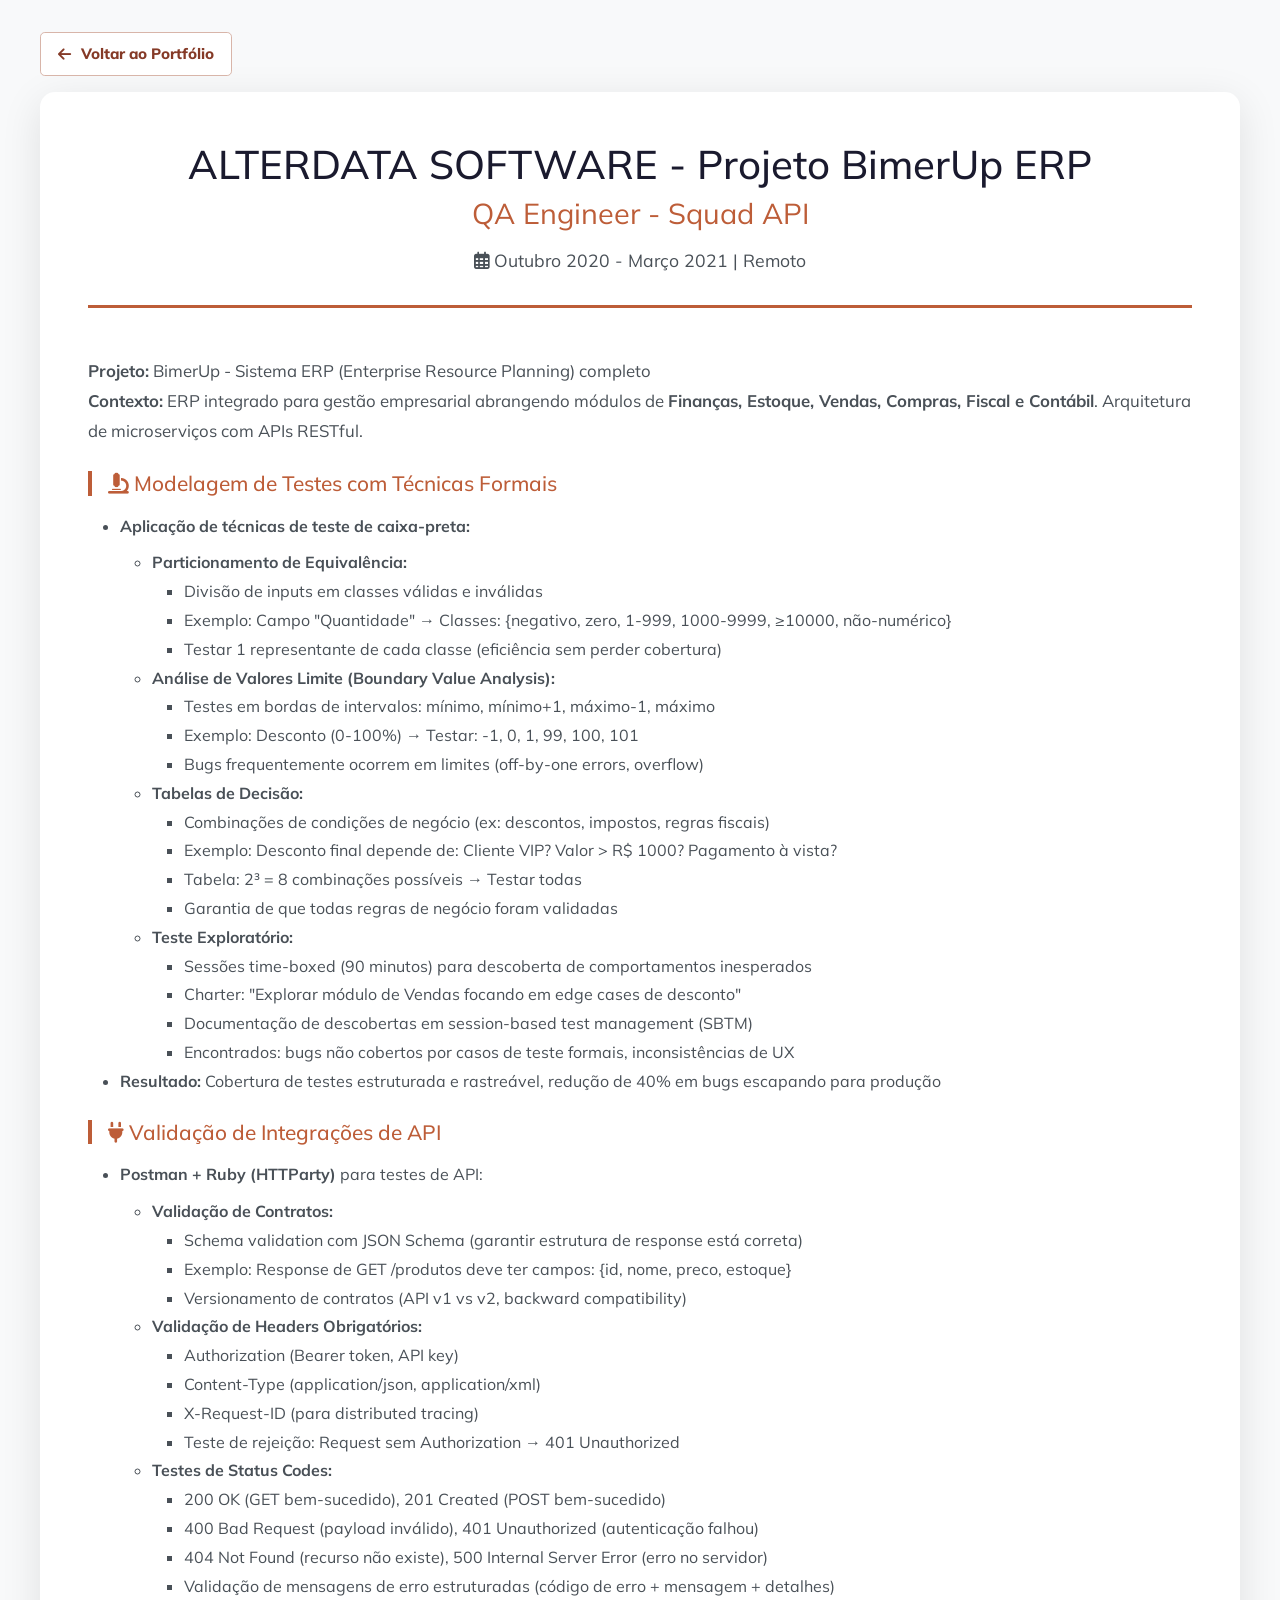
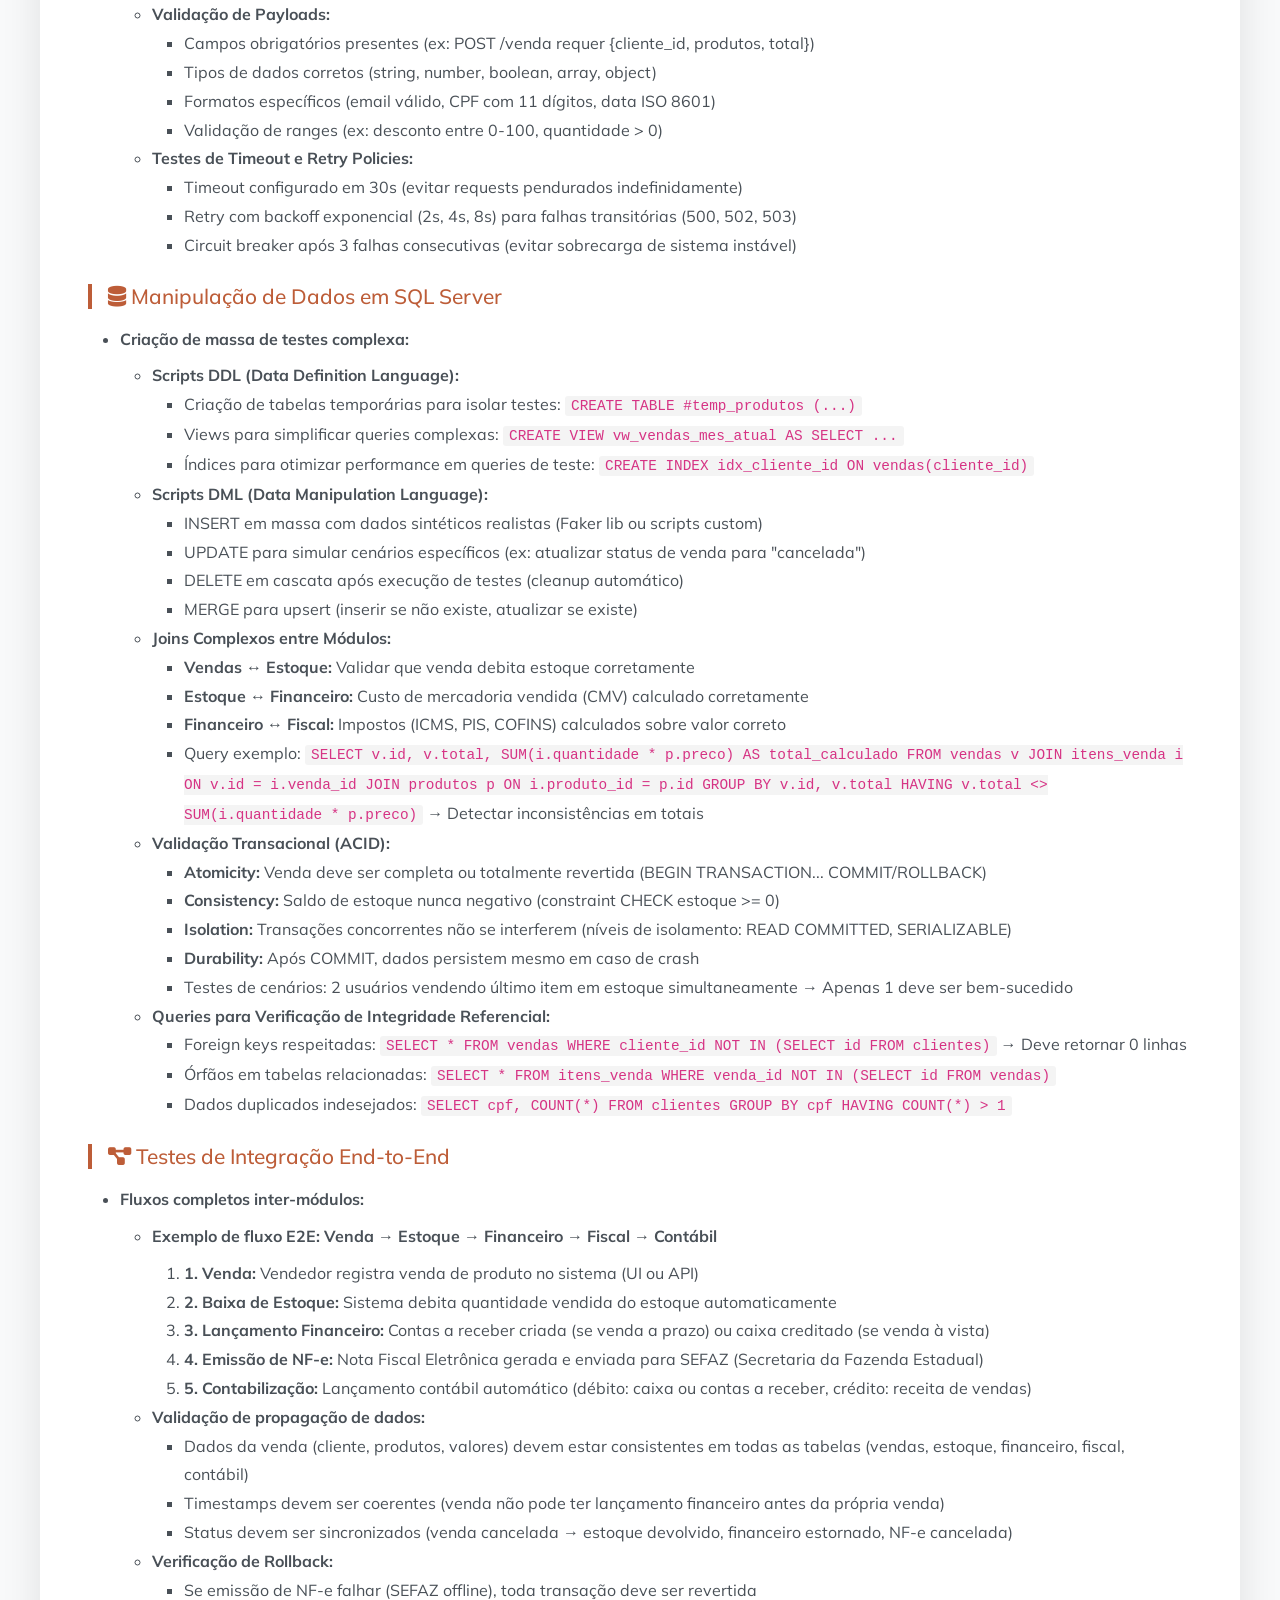
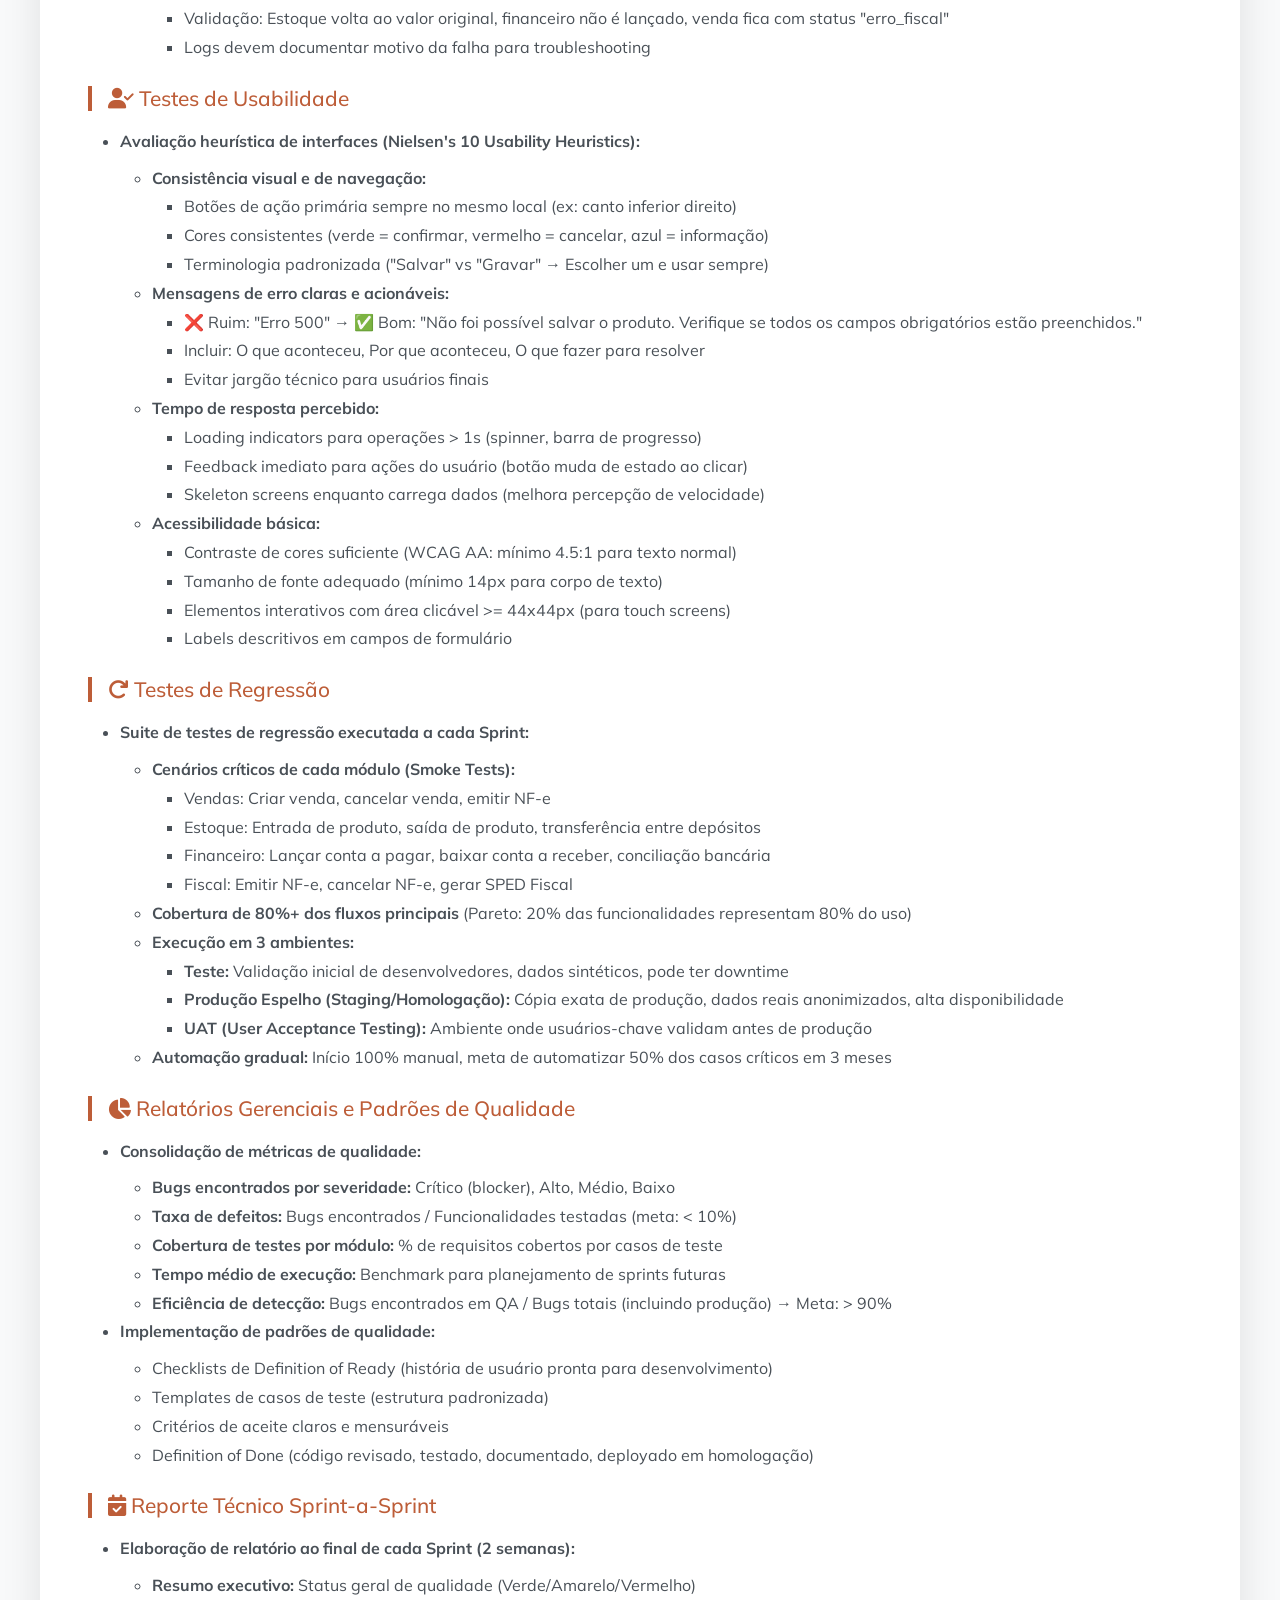
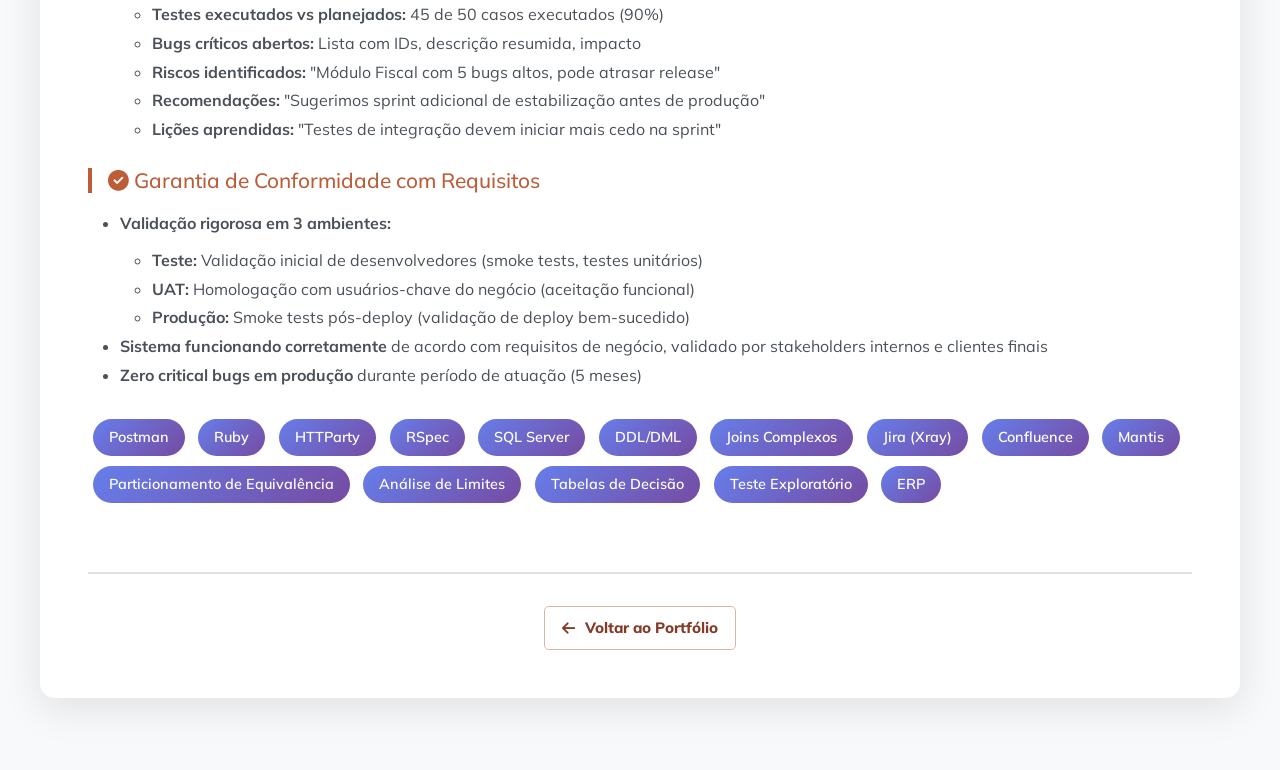
<file: exp_alterdata.html>
<!DOCTYPE html>
<html lang="pt-BR">
<head>
  <meta charset="utf-8">
  <meta name="viewport" content="width=device-width, initial-scale=1, shrink-to-fit=no">
  <meta name="description" content="Francisco Carvalho - Alterdata - Detalhes Técnicos Completos">
  <title>Alterdata - Francisco Carvalho | QA Sênior</title>

  <link href="https://cdn.jsdelivr.net/npm/bootstrap@5.3.0/dist/css/bootstrap.min.css" rel="stylesheet">
  <link rel="stylesheet" href="https://cdnjs.cloudflare.com/ajax/libs/font-awesome/6.4.0/css/all.min.css">
  <link href="https://fonts.googleapis.com/css2?family=Saira+Extra+Condensed:wght@500;700&family=Muli:wght@400;800&display=swap" rel="stylesheet">

  <style>
    :root {
      --primary-color: #bd5d38;
      --secondary-color: #495057;
      --dark-bg: #1a1a2e;
    }

    body {
      font-family: 'Muli', sans-serif;
      color: var(--secondary-color);
      background: #f8f9fa;
      padding: 2rem 0;
    }

    .detail-container {
      max-width: 1200px;
      margin: 80px auto 40px;
      background: white;
      padding: 3rem;
      border-radius: 15px;
      box-shadow: 0 10px 40px rgba(0,0,0,0.1);
    }

    .company-header {
      text-align: center;
      padding-bottom: 2rem;
      border-bottom: 3px solid var(--primary-color);
      margin-bottom: 3rem;
    }

    .company-header h1 {
      color: var(--dark-bg);
      font-size: 2.5rem;
      margin-bottom: 0.5rem;
    }

    .company-header h2 {
      color: var(--primary-color);
      font-size: 1.8rem;
      font-weight: 400;
    }

    .company-header .meta {
      color: var(--secondary-color);
      font-size: 1.1rem;
      margin-top: 1rem;
    }

    h5 {
      color: var(--primary-color);
      margin-top: 2rem;
      margin-bottom: 1rem;
      font-size: 1.3rem;
      border-left: 4px solid var(--primary-color);
      padding-left: 1rem;
    }

    ul {
      line-height: 1.8;
    }

    .skill-badge {
      display: inline-block;
      background: linear-gradient(135deg, #667eea 0%, #764ba2 100%);
      color: white;
      padding: 0.5rem 1rem;
      margin: 0.3rem;
      border-radius: 20px;
      font-size: 0.9rem;
      font-weight: 600;
    }

    .bottom-navigation {
      text-align: center;
      margin-top: 4rem;
      padding-top: 2rem;
      border-top: 2px solid #dee2e6;
    }

    code {
      background: #f4f4f4;
      padding: 2px 6px;
      border-radius: 3px;
      color: #d63384;
      font-size: 0.9em;
    }

    table {
      margin-top: 1rem;
      width: 100%;
      border-collapse: collapse;
    }

    th, td {
      border: 1px solid #ddd;
      padding: 8px;
      text-align: left;
    }

    th {
      background: #f8f9fa;
    }

    @media (max-width: 768px) {
      .detail-container {
        margin: 60px 1rem 40px;
        padding: 1.5rem;
      }
      
    }
  </style>
  <link href="css/portfolio-case.css" rel="stylesheet">
</head>

<body>
  <div class="detail-top-actions">
    <a href="index.html#experiencia-alterdata" class="portfolio-button portfolio-button--secondary">
    <i class="fas fa-arrow-left"></i> Voltar ao Portfólio
    </a>
  </div>

  <div class="detail-container">
    <div class="company-header">
      <h1>ALTERDATA SOFTWARE - Projeto BimerUp ERP</h1>
      <h2>QA Engineer - Squad API</h2>
      <div class="meta">
        <i class="far fa-calendar-alt"></i> Outubro 2020 - Março 2021 | Remoto
      </div>
    </div>

    <p style="font-size: 1.05rem; line-height: 1.8;">
              <strong>Projeto:</strong> BimerUp - Sistema ERP (Enterprise Resource Planning) completo<br>
              <strong>Contexto:</strong> ERP integrado para gestão empresarial abrangendo módulos de <strong>Finanças, 
              Estoque, Vendas, Compras, Fiscal e Contábil</strong>. Arquitetura de microserviços com APIs RESTful.
            </p>

            <h5 style="color: var(--primary-color); margin-top: 1.5rem; margin-bottom: 1rem;">
              <i class="fas fa-microscope"></i> Modelagem de Testes com Técnicas Formais
            </h5>
            <ul>
              <li><strong>Aplicação de técnicas de teste de caixa-preta:</strong>
                <ul style="margin-top: 8px;">
                  <li><strong>Particionamento de Equivalência:</strong>
                    <ul>
                      <li>Divisão de inputs em classes válidas e inválidas</li>
                      <li>Exemplo: Campo "Quantidade" → Classes: {negativo, zero, 1-999, 1000-9999, ≥10000, 
                      não-numérico}</li>
                      <li>Testar 1 representante de cada classe (eficiência sem perder cobertura)</li>
                    </ul>
                  </li>
                  <li><strong>Análise de Valores Limite (Boundary Value Analysis):</strong>
                    <ul>
                      <li>Testes em bordas de intervalos: mínimo, mínimo+1, máximo-1, máximo</li>
                      <li>Exemplo: Desconto (0-100%) → Testar: -1, 0, 1, 99, 100, 101</li>
                      <li>Bugs frequentemente ocorrem em limites (off-by-one errors, overflow)</li>
                    </ul>
                  </li>
                  <li><strong>Tabelas de Decisão:</strong>
                    <ul>
                      <li>Combinações de condições de negócio (ex: descontos, impostos, regras fiscais)</li>
                      <li>Exemplo: Desconto final depende de: Cliente VIP? Valor > R$ 1000? Pagamento à vista?</li>
                      <li>Tabela: 2³ = 8 combinações possíveis → Testar todas</li>
                      <li>Garantia de que todas regras de negócio foram validadas</li>
                    </ul>
                  </li>
                  <li><strong>Teste Exploratório:</strong>
                    <ul>
                      <li>Sessões time-boxed (90 minutos) para descoberta de comportamentos inesperados</li>
                      <li>Charter: "Explorar módulo de Vendas focando em edge cases de desconto"</li>
                      <li>Documentação de descobertas em session-based test management (SBTM)</li>
                      <li>Encontrados: bugs não cobertos por casos de teste formais, inconsistências de UX</li>
                    </ul>
                  </li>
                </ul>
              </li>
              <li><strong>Resultado:</strong> Cobertura de testes estruturada e rastreável, redução de 40% em bugs 
              escapando para produção</li>
            </ul>

            <h5 style="color: var(--primary-color); margin-top: 1.5rem; margin-bottom: 1rem;">
              <i class="fas fa-plug"></i> Validação de Integrações de API
            </h5>
            <ul>
              <li><strong>Postman + Ruby (HTTParty)</strong> para testes de API:
                <ul style="margin-top: 8px;">
                  <li><strong>Validação de Contratos:</strong>
                    <ul>
                      <li>Schema validation com JSON Schema (garantir estrutura de response está correta)</li>
                      <li>Exemplo: Response de GET /produtos deve ter campos: {id, nome, preco, estoque}</li>
                      <li>Versionamento de contratos (API v1 vs v2, backward compatibility)</li>
                    </ul>
                  </li>
                  <li><strong>Validação de Headers Obrigatórios:</strong>
                    <ul>
                      <li>Authorization (Bearer token, API key)</li>
                      <li>Content-Type (application/json, application/xml)</li>
                      <li>X-Request-ID (para distributed tracing)</li>
                      <li>Teste de rejeição: Request sem Authorization → 401 Unauthorized</li>
                    </ul>
                  </li>
                  <li><strong>Testes de Status Codes:</strong>
                    <ul>
                      <li>200 OK (GET bem-sucedido), 201 Created (POST bem-sucedido)</li>
                      <li>400 Bad Request (payload inválido), 401 Unauthorized (autenticação falhou)</li>
                      <li>404 Not Found (recurso não existe), 500 Internal Server Error (erro no servidor)</li>
                      <li>Validação de mensagens de erro estruturadas (código de erro + mensagem + detalhes)</li>
                    </ul>
                  </li>
                  <li><strong>Validação de Payloads:</strong>
                    <ul>
                      <li>Campos obrigatórios presentes (ex: POST /venda requer {cliente_id, produtos, total})</li>
                      <li>Tipos de dados corretos (string, number, boolean, array, object)</li>
                      <li>Formatos específicos (email válido, CPF com 11 dígitos, data ISO 8601)</li>
                      <li>Validação de ranges (ex: desconto entre 0-100, quantidade > 0)</li>
                    </ul>
                  </li>
                  <li><strong>Testes de Timeout e Retry Policies:</strong>
                    <ul>
                      <li>Timeout configurado em 30s (evitar requests pendurados indefinidamente)</li>
                      <li>Retry com backoff exponencial (2s, 4s, 8s) para falhas transitórias (500, 502, 503)</li>
                      <li>Circuit breaker após 3 falhas consecutivas (evitar sobrecarga de sistema instável)</li>
                    </ul>
                  </li>
                </ul>
              </li>
            </ul>

            <h5 style="color: var(--primary-color); margin-top: 1.5rem; margin-bottom: 1rem;">
              <i class="fas fa-database"></i> Manipulação de Dados em SQL Server
            </h5>
            <ul>
              <li><strong>Criação de massa de testes complexa:</strong>
                <ul style="margin-top: 8px;">
                  <li><strong>Scripts DDL (Data Definition Language):</strong>
                    <ul>
                      <li>Criação de tabelas temporárias para isolar testes: <code>CREATE TABLE #temp_produtos (...)</code></li>
                      <li>Views para simplificar queries complexas: <code>CREATE VIEW vw_vendas_mes_atual AS 
                      SELECT ...</code></li>
                      <li>Índices para otimizar performance em queries de teste: <code>CREATE INDEX idx_cliente_id 
                      ON vendas(cliente_id)</code></li>
                    </ul>
                  </li>
                  <li><strong>Scripts DML (Data Manipulation Language):</strong>
                    <ul>
                      <li>INSERT em massa com dados sintéticos realistas (Faker lib ou scripts custom)</li>
                      <li>UPDATE para simular cenários específicos (ex: atualizar status de venda para "cancelada")</li>
                      <li>DELETE em cascata após execução de testes (cleanup automático)</li>
                      <li>MERGE para upsert (inserir se não existe, atualizar se existe)</li>
                    </ul>
                  </li>
                  <li><strong>Joins Complexos entre Módulos:</strong>
                    <ul>
                      <li><strong>Vendas ↔ Estoque:</strong> Validar que venda debita estoque corretamente</li>
                      <li><strong>Estoque ↔ Financeiro:</strong> Custo de mercadoria vendida (CMV) calculado corretamente</li>
                      <li><strong>Financeiro ↔ Fiscal:</strong> Impostos (ICMS, PIS, COFINS) calculados sobre valor 
                      correto</li>
                      <li>Query exemplo: <code>SELECT v.id, v.total, SUM(i.quantidade * p.preco) AS total_calculado 
                      FROM vendas v JOIN itens_venda i ON v.id = i.venda_id JOIN produtos p ON i.produto_id = p.id 
                      GROUP BY v.id, v.total HAVING v.total <> SUM(i.quantidade * p.preco)</code> → Detectar 
                      inconsistências em totais</li>
                    </ul>
                  </li>
                  <li><strong>Validação Transacional (ACID):</strong>
                    <ul>
                      <li><strong>Atomicity:</strong> Venda deve ser completa ou totalmente revertida (BEGIN TRANSACTION... 
                      COMMIT/ROLLBACK)</li>
                      <li><strong>Consistency:</strong> Saldo de estoque nunca negativo (constraint CHECK estoque >= 0)</li>
                      <li><strong>Isolation:</strong> Transações concorrentes não se interferem (níveis de isolamento: 
                      READ COMMITTED, SERIALIZABLE)</li>
                      <li><strong>Durability:</strong> Após COMMIT, dados persistem mesmo em caso de crash</li>
                      <li>Testes de cenários: 2 usuários vendendo último item em estoque simultaneamente → Apenas 1 
                      deve ser bem-sucedido</li>
                    </ul>
                  </li>
                  <li><strong>Queries para Verificação de Integridade Referencial:</strong>
                    <ul>
                      <li>Foreign keys respeitadas: <code>SELECT * FROM vendas WHERE cliente_id NOT IN (SELECT id 
                      FROM clientes)</code> → Deve retornar 0 linhas</li>
                      <li>Órfãos em tabelas relacionadas: <code>SELECT * FROM itens_venda WHERE venda_id NOT IN 
                      (SELECT id FROM vendas)</code></li>
                      <li>Dados duplicados indesejados: <code>SELECT cpf, COUNT(*) FROM clientes GROUP BY cpf 
                      HAVING COUNT(*) > 1</code></li>
                    </ul>
                  </li>
                </ul>
              </li>
            </ul>

            <h5 style="color: var(--primary-color); margin-top: 1.5rem; margin-bottom: 1rem;">
              <i class="fas fa-project-diagram"></i> Testes de Integração End-to-End
            </h5>
            <ul>
              <li><strong>Fluxos completos inter-módulos:</strong>
                <ul style="margin-top: 8px;">
                  <li><strong>Exemplo de fluxo E2E: Venda → Estoque → Financeiro → Fiscal → Contábil</strong>
                    <ol style="margin-top: 8px;">
                      <li><strong>1. Venda:</strong> Vendedor registra venda de produto no sistema (UI ou API)</li>
                      <li><strong>2. Baixa de Estoque:</strong> Sistema debita quantidade vendida do estoque automaticamente</li>
                      <li><strong>3. Lançamento Financeiro:</strong> Contas a receber criada (se venda a prazo) ou 
                      caixa creditado (se venda à vista)</li>
                      <li><strong>4. Emissão de NF-e:</strong> Nota Fiscal Eletrônica gerada e enviada para SEFAZ 
                      (Secretaria da Fazenda Estadual)</li>
                      <li><strong>5. Contabilização:</strong> Lançamento contábil automático (débito: caixa ou contas 
                      a receber, crédito: receita de vendas)</li>
                    </ol>
                  </li>
                  <li><strong>Validação de propagação de dados:</strong>
                    <ul>
                      <li>Dados da venda (cliente, produtos, valores) devem estar consistentes em todas as tabelas 
                      (vendas, estoque, financeiro, fiscal, contábil)</li>
                      <li>Timestamps devem ser coerentes (venda não pode ter lançamento financeiro antes da própria venda)</li>
                      <li>Status devem ser sincronizados (venda cancelada → estoque devolvido, financeiro estornado, 
                      NF-e cancelada)</li>
                    </ul>
                  </li>
                  <li><strong>Verificação de Rollback:</strong>
                    <ul>
                      <li>Se emissão de NF-e falhar (SEFAZ offline), toda transação deve ser revertida</li>
                      <li>Validação: Estoque volta ao valor original, financeiro não é lançado, venda fica com 
                      status "erro_fiscal"</li>
                      <li>Logs devem documentar motivo da falha para troubleshooting</li>
                    </ul>
                  </li>
                </ul>
              </li>
            </ul>

            <h5 style="color: var(--primary-color); margin-top: 1.5rem; margin-bottom: 1rem;">
              <i class="fas fa-user-check"></i> Testes de Usabilidade
            </h5>
            <ul>
              <li><strong>Avaliação heurística de interfaces (Nielsen's 10 Usability Heuristics):</strong>
                <ul style="margin-top: 8px;">
                  <li><strong>Consistência visual e de navegação:</strong>
                    <ul>
                      <li>Botões de ação primária sempre no mesmo local (ex: canto inferior direito)</li>
                      <li>Cores consistentes (verde = confirmar, vermelho = cancelar, azul = informação)</li>
                      <li>Terminologia padronizada ("Salvar" vs "Gravar" → Escolher um e usar sempre)</li>
                    </ul>
                  </li>
                  <li><strong>Mensagens de erro claras e acionáveis:</strong>
                    <ul>
                      <li>❌ Ruim: "Erro 500" → ✅ Bom: "Não foi possível salvar o produto. Verifique se todos os 
                      campos obrigatórios estão preenchidos."</li>
                      <li>Incluir: O que aconteceu, Por que aconteceu, O que fazer para resolver</li>
                      <li>Evitar jargão técnico para usuários finais</li>
                    </ul>
                  </li>
                  <li><strong>Tempo de resposta percebido:</strong>
                    <ul>
                      <li>Loading indicators para operações > 1s (spinner, barra de progresso)</li>
                      <li>Feedback imediato para ações do usuário (botão muda de estado ao clicar)</li>
                      <li>Skeleton screens enquanto carrega dados (melhora percepção de velocidade)</li>
                    </ul>
                  </li>
                  <li><strong>Acessibilidade básica:</strong>
                    <ul>
                      <li>Contraste de cores suficiente (WCAG AA: mínimo 4.5:1 para texto normal)</li>
                      <li>Tamanho de fonte adequado (mínimo 14px para corpo de texto)</li>
                      <li>Elementos interativos com área clicável >= 44x44px (para touch screens)</li>
                      <li>Labels descritivos em campos de formulário</li>
                    </ul>
                  </li>
                </ul>
              </li>
            </ul>

            <h5 style="color: var(--primary-color); margin-top: 1.5rem; margin-bottom: 1rem;">
              <i class="fas fa-redo"></i> Testes de Regressão
            </h5>
            <ul>
              <li><strong>Suite de testes de regressão executada a cada Sprint:</strong>
                <ul style="margin-top: 8px;">
                  <li><strong>Cenários críticos de cada módulo (Smoke Tests):</strong>
                    <ul>
                      <li>Vendas: Criar venda, cancelar venda, emitir NF-e</li>
                      <li>Estoque: Entrada de produto, saída de produto, transferência entre depósitos</li>
                      <li>Financeiro: Lançar conta a pagar, baixar conta a receber, conciliação bancária</li>
                      <li>Fiscal: Emitir NF-e, cancelar NF-e, gerar SPED Fiscal</li>
                    </ul>
                  </li>
                  <li><strong>Cobertura de 80%+ dos fluxos principais</strong> (Pareto: 20% das funcionalidades 
                  representam 80% do uso)</li>
                  <li><strong>Execução em 3 ambientes:</strong>
                    <ul>
                      <li><strong>Teste:</strong> Validação inicial de desenvolvedores, dados sintéticos, pode 
                      ter downtime</li>
                      <li><strong>Produção Espelho (Staging/Homologação):</strong> Cópia exata de produção, dados 
                      reais anonimizados, alta disponibilidade</li>
                      <li><strong>UAT (User Acceptance Testing):</strong> Ambiente onde usuários-chave validam 
                      antes de produção</li>
                    </ul>
                  </li>
                  <li><strong>Automação gradual:</strong> Início 100% manual, meta de automatizar 50% dos casos 
                  críticos em 3 meses</li>
                </ul>
              </li>
            </ul>

            <h5 style="color: var(--primary-color); margin-top: 1.5rem; margin-bottom: 1rem;">
              <i class="fas fa-chart-pie"></i> Relatórios Gerenciais e Padrões de Qualidade
            </h5>
            <ul>
              <li><strong>Consolidação de métricas de qualidade:</strong>
                <ul style="margin-top: 8px;">
                  <li><strong>Bugs encontrados por severidade:</strong> Crítico (blocker), Alto, Médio, Baixo</li>
                  <li><strong>Taxa de defeitos:</strong> Bugs encontrados / Funcionalidades testadas (meta: < 10%)</li>
                  <li><strong>Cobertura de testes por módulo:</strong> % de requisitos cobertos por casos de teste</li>
                  <li><strong>Tempo médio de execução:</strong> Benchmark para planejamento de sprints futuras</li>
                  <li><strong>Eficiência de detecção:</strong> Bugs encontrados em QA / Bugs totais (incluindo 
                  produção) → Meta: > 90%</li>
                </ul>
              </li>
              <li><strong>Implementação de padrões de qualidade:</strong>
                <ul style="margin-top: 8px;">
                  <li>Checklists de Definition of Ready (história de usuário pronta para desenvolvimento)</li>
                  <li>Templates de casos de teste (estrutura padronizada)</li>
                  <li>Critérios de aceite claros e mensuráveis</li>
                  <li>Definition of Done (código revisado, testado, documentado, deployado em homologação)</li>
                </ul>
              </li>
            </ul>

            <h5 style="color: var(--primary-color); margin-top: 1.5rem; margin-bottom: 1rem;">
              <i class="fas fa-calendar-check"></i> Reporte Técnico Sprint-a-Sprint
            </h5>
            <ul>
              <li><strong>Elaboração de relatório ao final de cada Sprint (2 semanas):</strong>
                <ul style="margin-top: 8px;">
                  <li><strong>Resumo executivo:</strong> Status geral de qualidade (Verde/Amarelo/Vermelho)</li>
                  <li><strong>Testes executados vs planejados:</strong> 45 de 50 casos executados (90%)</li>
                  <li><strong>Bugs críticos abertos:</strong> Lista com IDs, descrição resumida, impacto</li>
                  <li><strong>Riscos identificados:</strong> "Módulo Fiscal com 5 bugs altos, pode atrasar release"</li>
                  <li><strong>Recomendações:</strong> "Sugerimos sprint adicional de estabilização antes de produção"</li>
                  <li><strong>Lições aprendidas:</strong> "Testes de integração devem iniciar mais cedo na sprint"</li>
                </ul>
              </li>
            </ul>

            <h5 style="color: var(--primary-color); margin-top: 1.5rem; margin-bottom: 1rem;">
              <i class="fas fa-check-circle"></i> Garantia de Conformidade com Requisitos
            </h5>
            <ul>
              <li><strong>Validação rigorosa em 3 ambientes:</strong>
                <ul style="margin-top: 8px;">
                  <li><strong>Teste:</strong> Validação inicial de desenvolvedores (smoke tests, testes unitários)</li>
                  <li><strong>UAT:</strong> Homologação com usuários-chave do negócio (aceitação funcional)</li>
                  <li><strong>Produção:</strong> Smoke tests pós-deploy (validação de deploy bem-sucedido)</li>
                </ul>
              </li>
              <li><strong>Sistema funcionando corretamente</strong> de acordo com requisitos de negócio, validado 
              por stakeholders internos e clientes finais</li>
              <li><strong>Zero critical bugs em produção</strong> durante período de atuação (5 meses)</li>
            </ul>

            <div class="mt-4">
              <span class="skill-badge">Postman</span>
              <span class="skill-badge">Ruby</span>
              <span class="skill-badge">HTTParty</span>
              <span class="skill-badge">RSpec</span>
              <span class="skill-badge">SQL Server</span>
              <span class="skill-badge">DDL/DML</span>
              <span class="skill-badge">Joins Complexos</span>
              <span class="skill-badge">Jira (Xray)</span>
              <span class="skill-badge">Confluence</span>
              <span class="skill-badge">Mantis</span>
              <span class="skill-badge">Particionamento de Equivalência</span>
              <span class="skill-badge">Análise de Limites</span>
              <span class="skill-badge">Tabelas de Decisão</span>
              <span class="skill-badge">Teste Exploratório</span>
              <span class="skill-badge">ERP</span>

    <div class="bottom-navigation">
      <a href="index.html#experiencia-alterdata" class="portfolio-button portfolio-button--secondary">
        <i class="fas fa-arrow-left"></i> Voltar ao Portfólio
      </a>
    </div>
  </div>

  <script src="https://cdn.jsdelivr.net/npm/bootstrap@5.3.0/dist/js/bootstrap.bundle.min.js"></script>
</body>
</html>
</file>
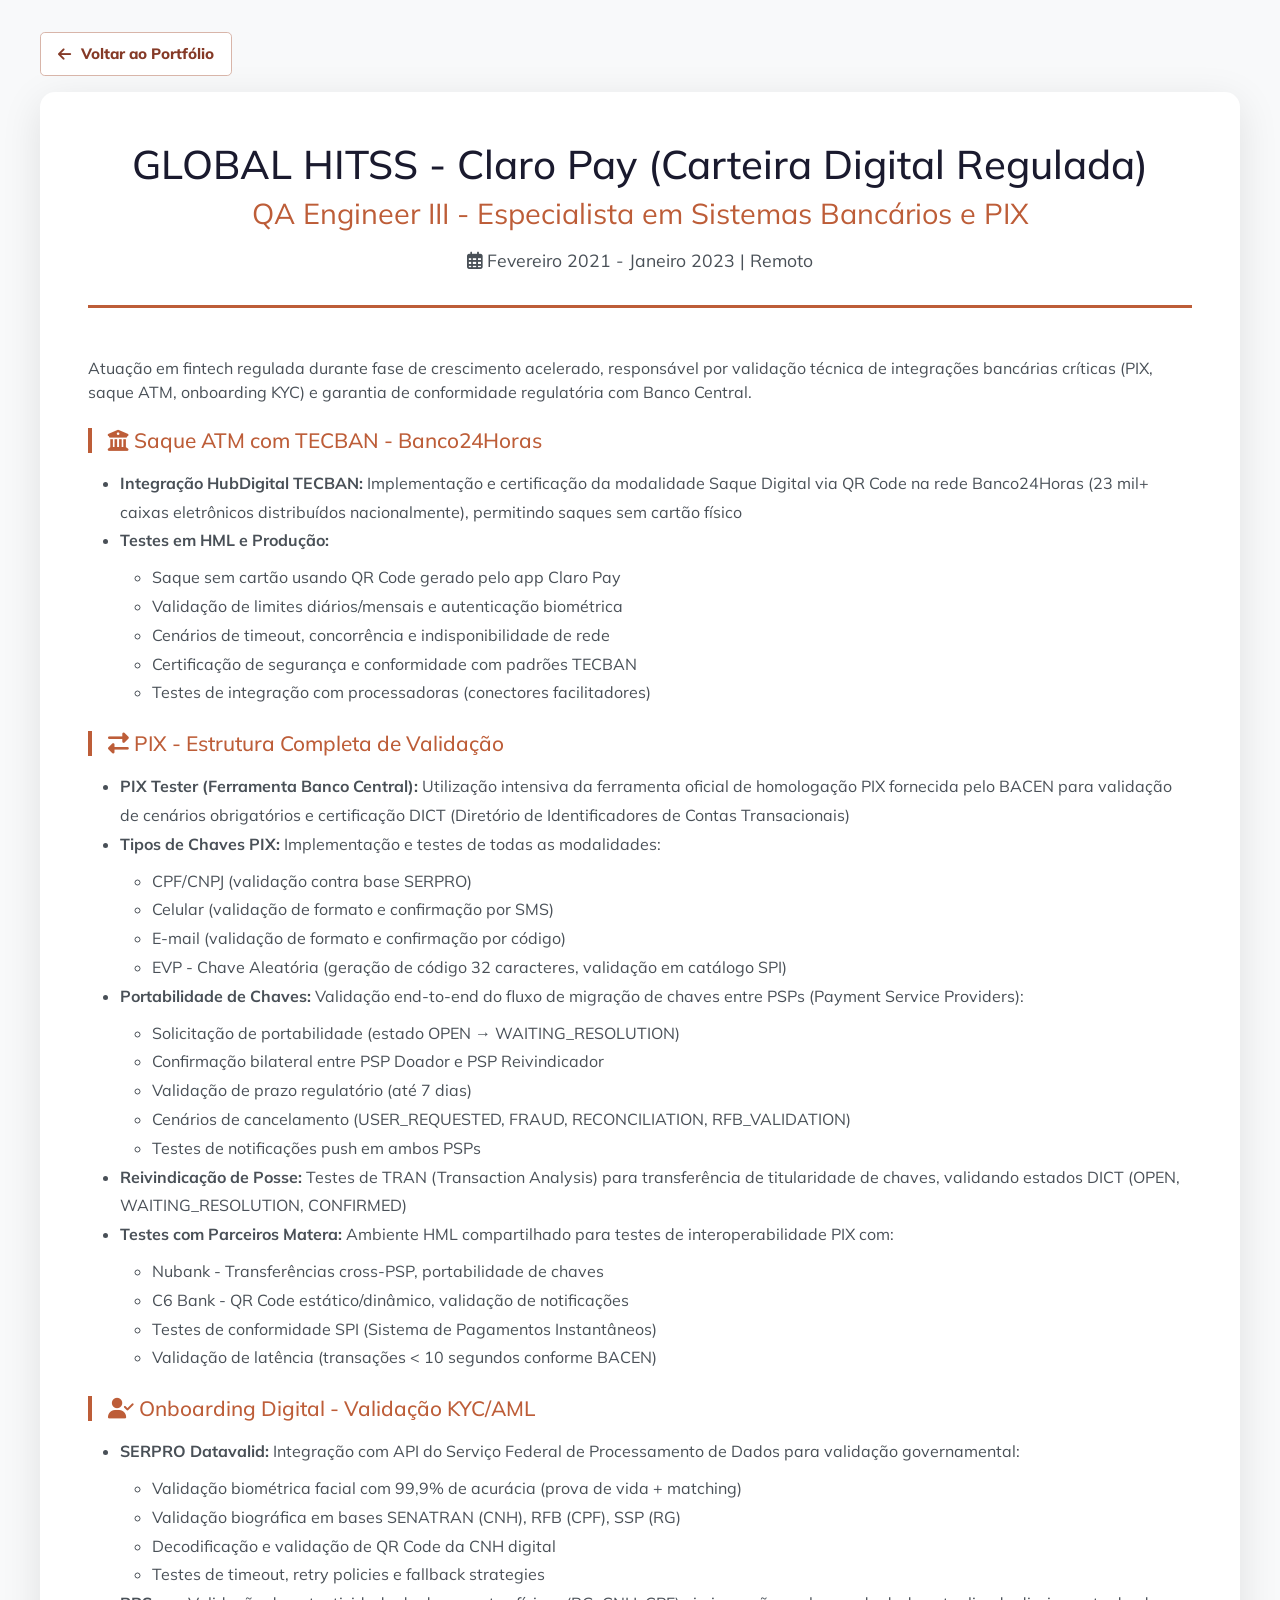
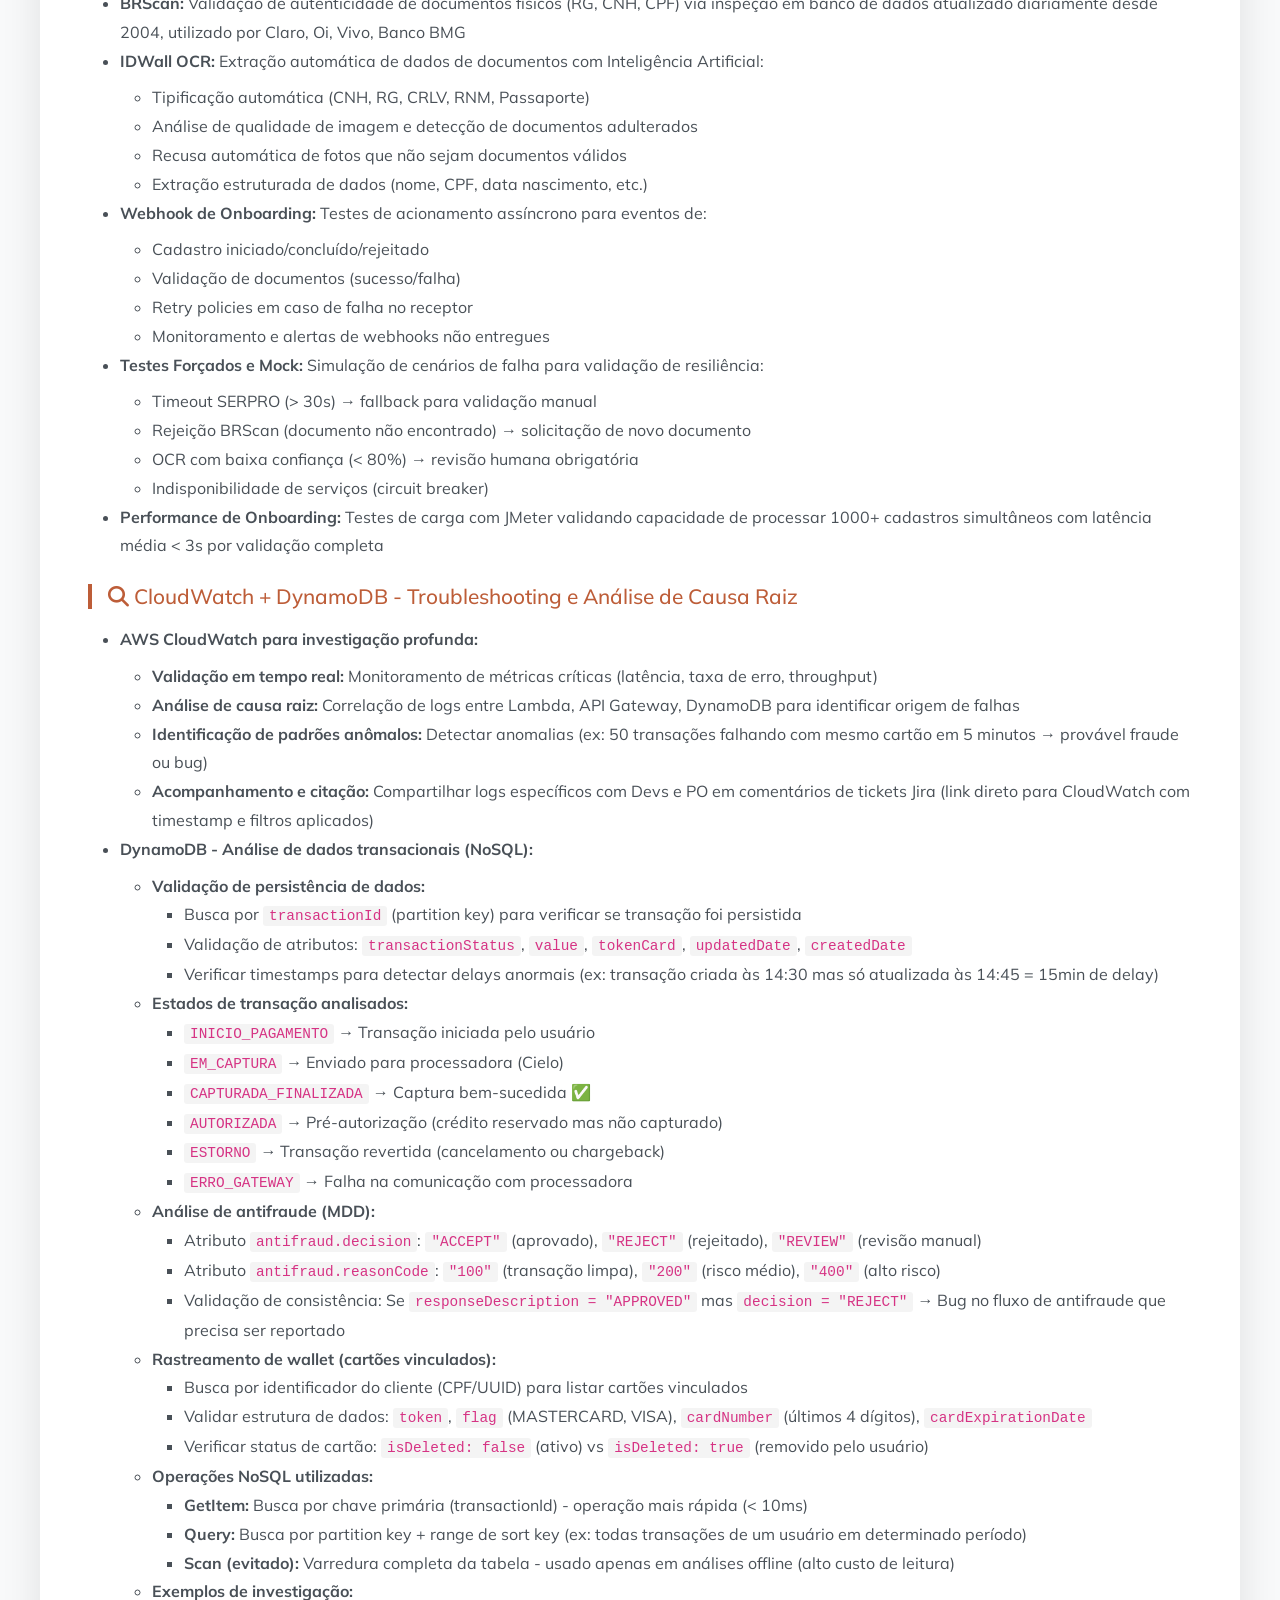
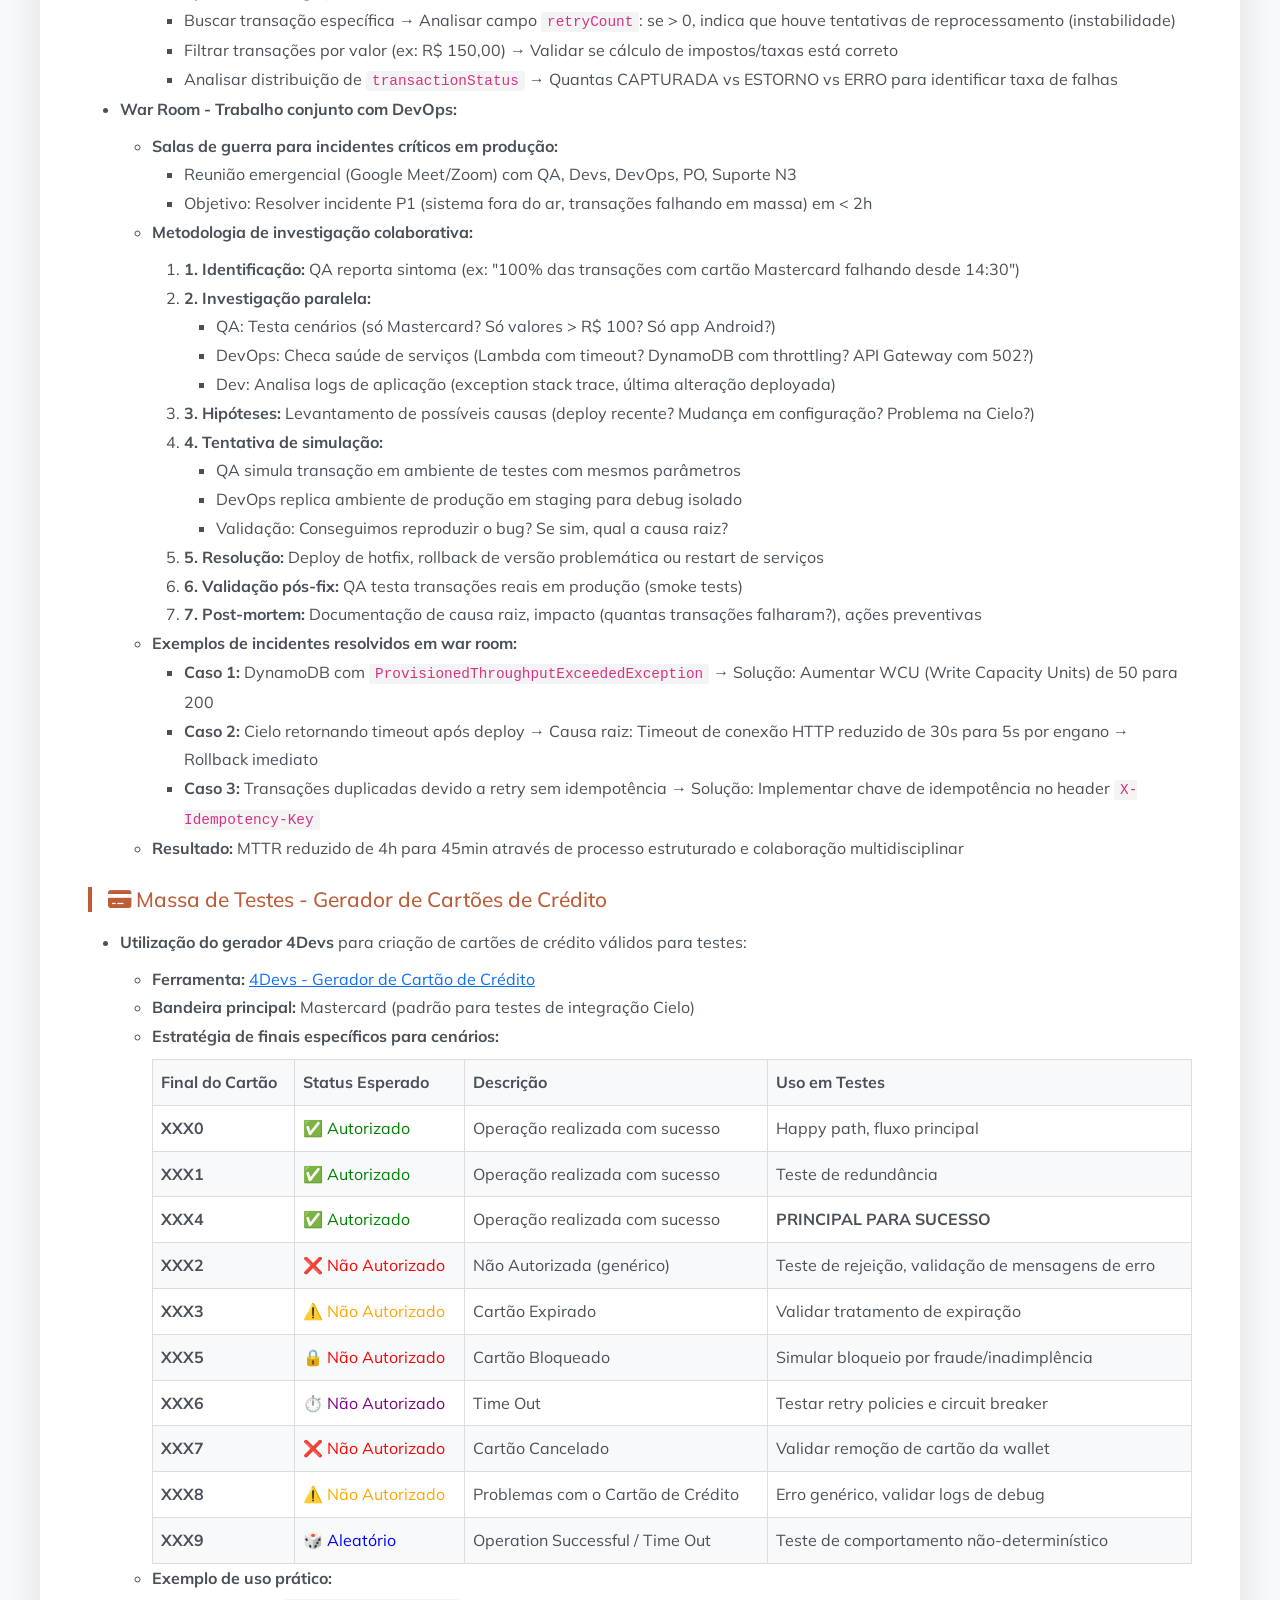
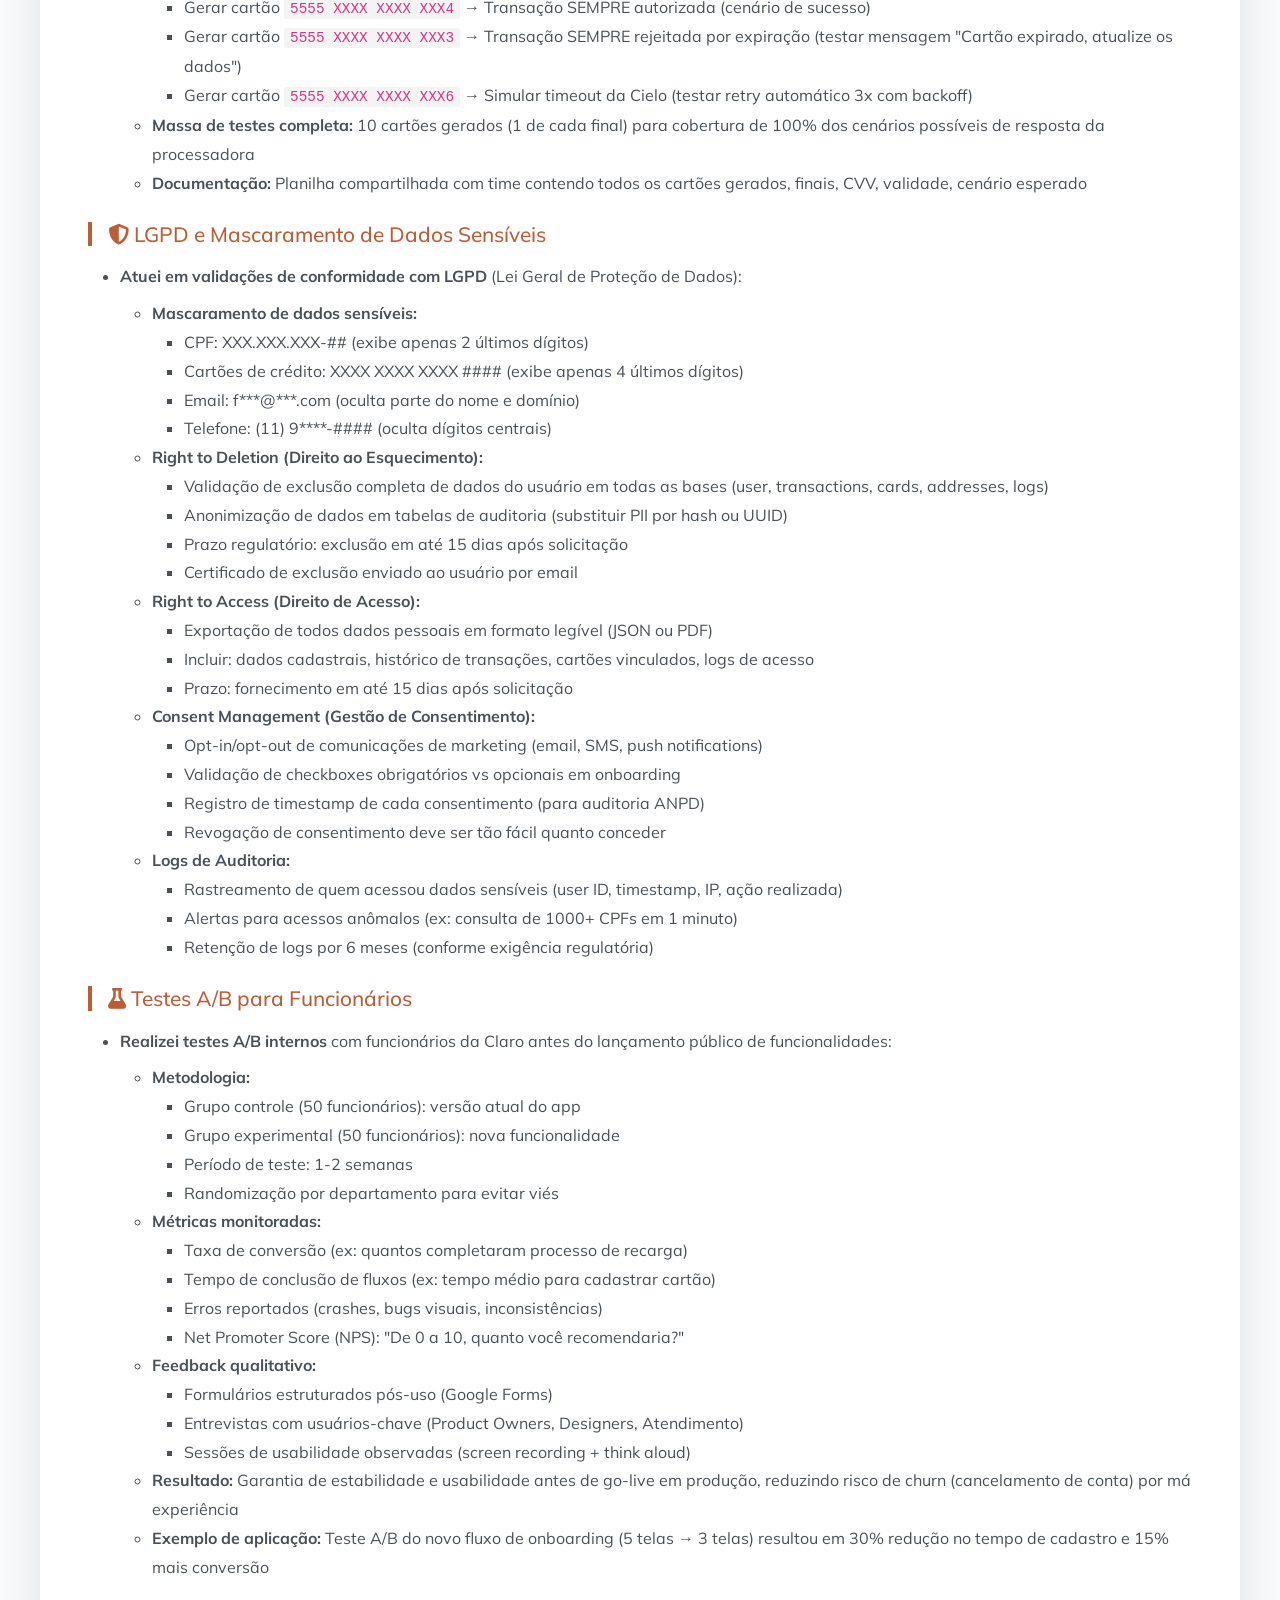
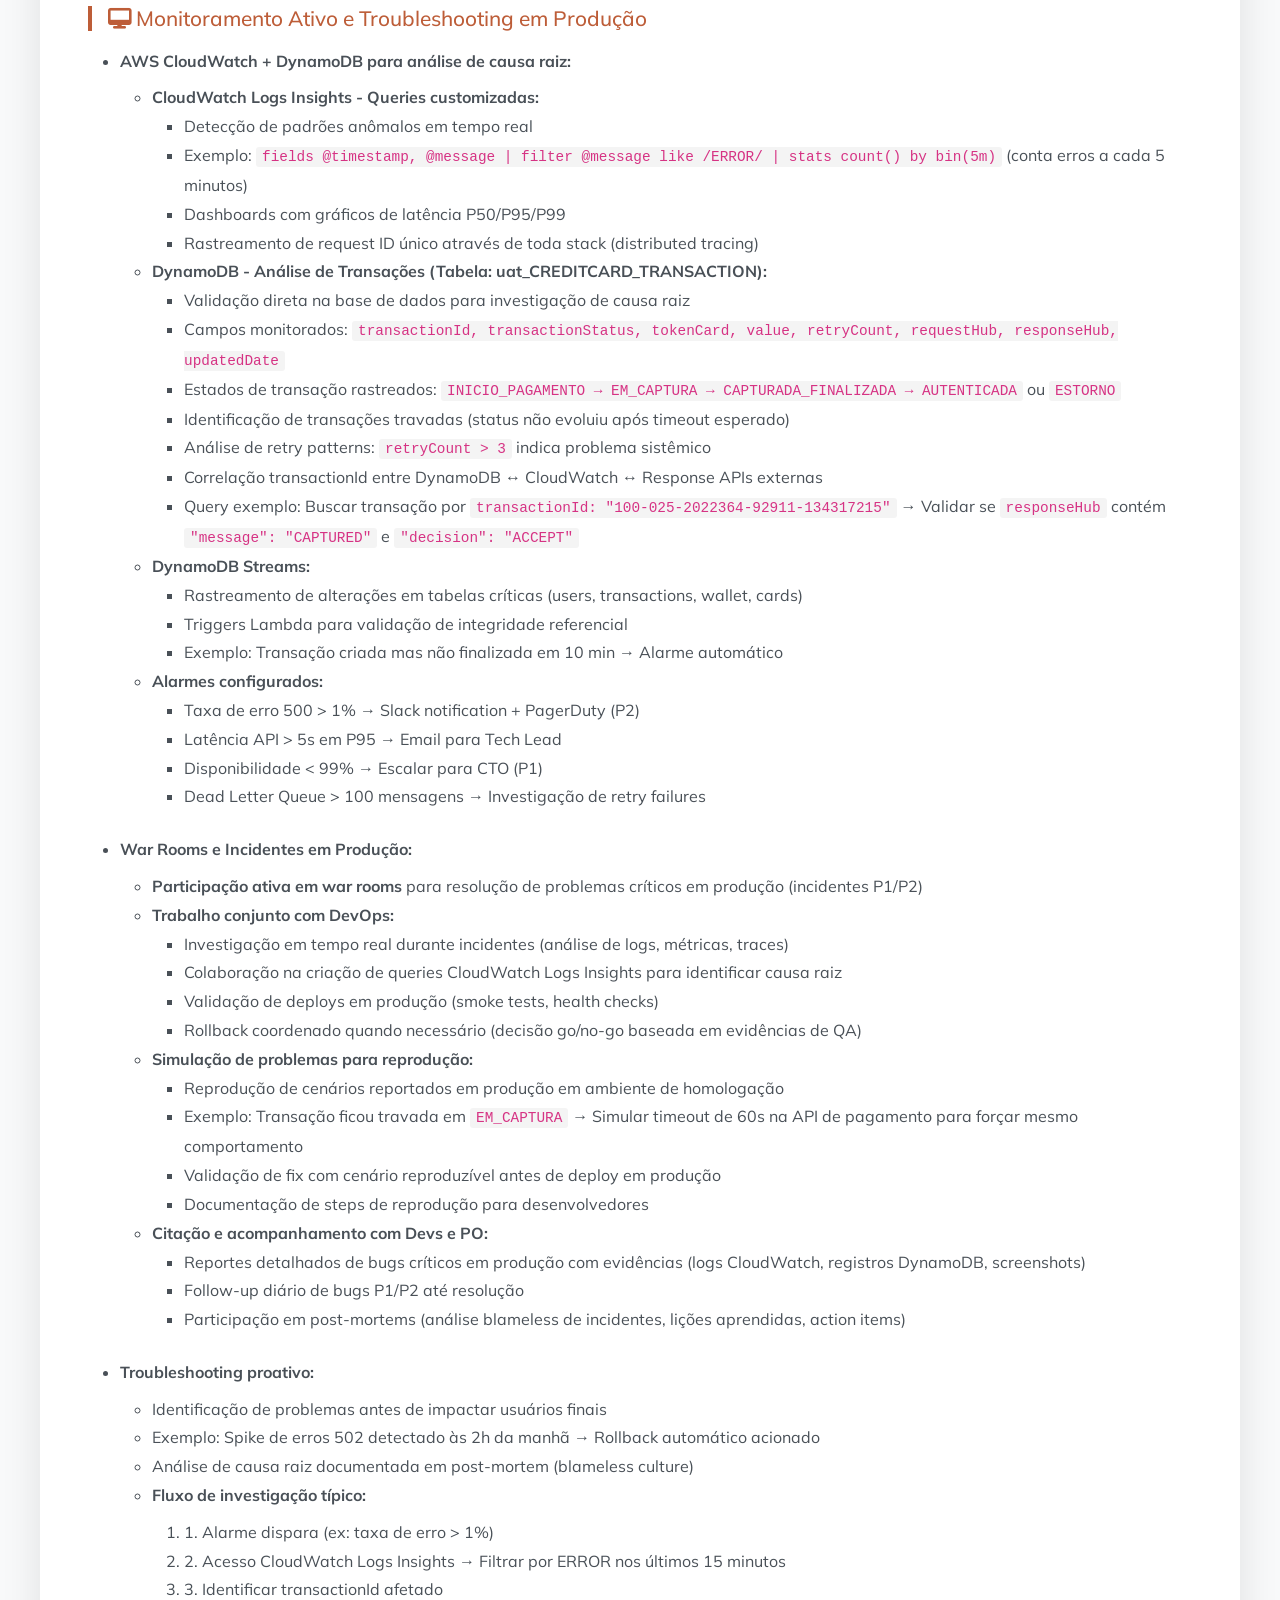
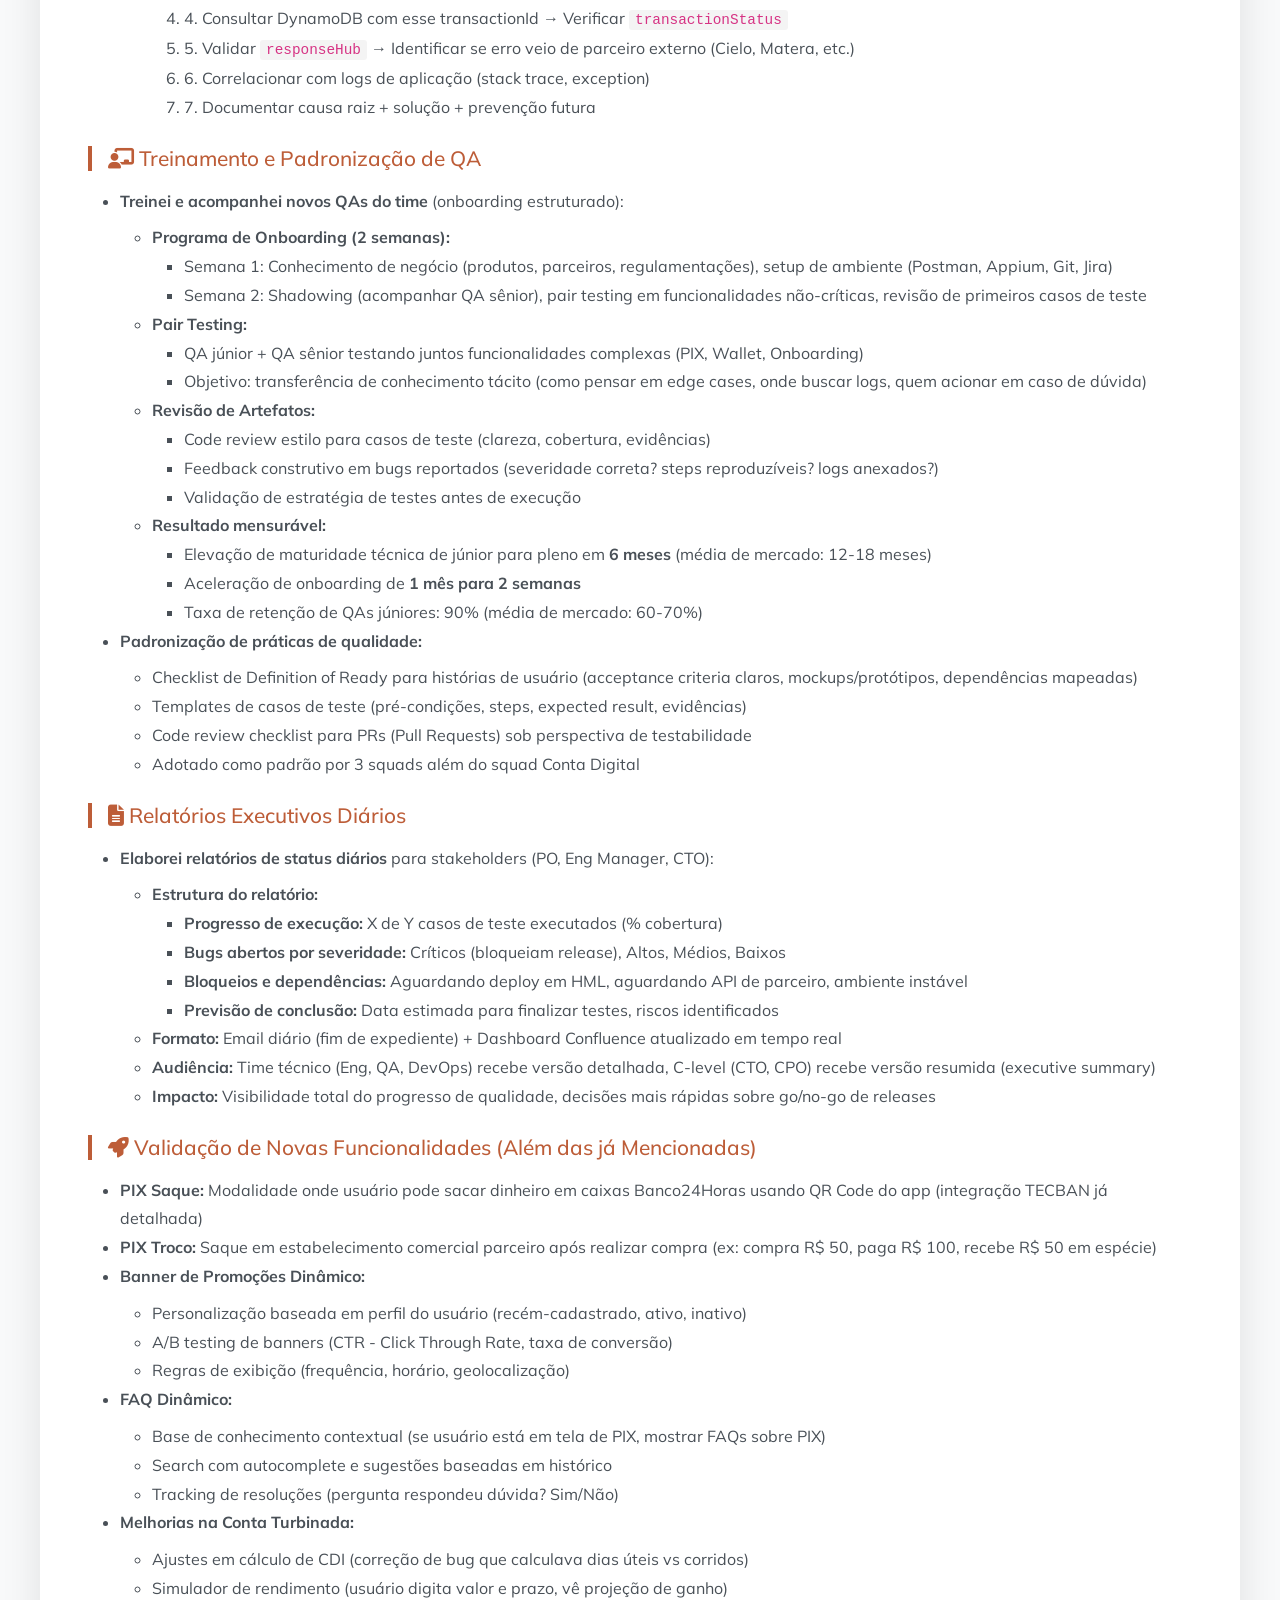
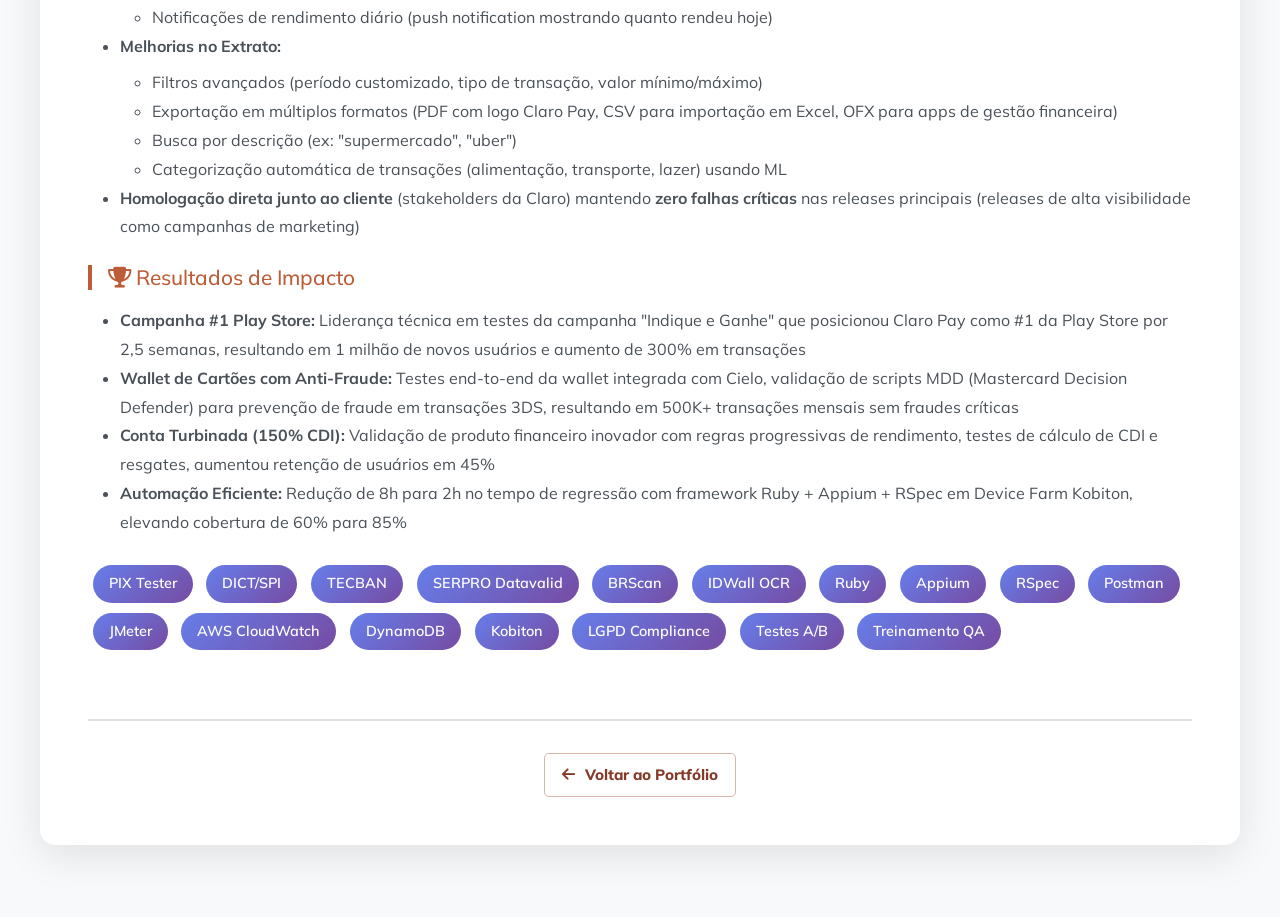
<file: exp_claropay.html>
<!DOCTYPE html>
<html lang="pt-BR">
<head>
  <meta charset="utf-8">
  <meta name="viewport" content="width=device-width, initial-scale=1, shrink-to-fit=no">
  <meta name="description" content="Francisco Carvalho - Claro Pay - Detalhes Técnicos Completos">
  <title>Claro Pay - Francisco Carvalho | QA Sênior</title>

  <link href="https://cdn.jsdelivr.net/npm/bootstrap@5.3.0/dist/css/bootstrap.min.css" rel="stylesheet">
  <link rel="stylesheet" href="https://cdnjs.cloudflare.com/ajax/libs/font-awesome/6.4.0/css/all.min.css">
  <link href="https://fonts.googleapis.com/css2?family=Saira+Extra+Condensed:wght@500;700&family=Muli:wght@400;800&display=swap" rel="stylesheet">

  <style>
    :root {
      --primary-color: #bd5d38;
      --secondary-color: #495057;
      --dark-bg: #1a1a2e;
    }

    body {
      font-family: 'Muli', sans-serif;
      color: var(--secondary-color);
      background: #f8f9fa;
      padding: 2rem 0;
    }

    .detail-container {
      max-width: 1200px;
      margin: 80px auto 40px;
      background: white;
      padding: 3rem;
      border-radius: 15px;
      box-shadow: 0 10px 40px rgba(0,0,0,0.1);
    }

    .company-header {
      text-align: center;
      padding-bottom: 2rem;
      border-bottom: 3px solid var(--primary-color);
      margin-bottom: 3rem;
    }

    .company-header h1 {
      color: var(--dark-bg);
      font-size: 2.5rem;
      margin-bottom: 0.5rem;
    }

    .company-header h2 {
      color: var(--primary-color);
      font-size: 1.8rem;
      font-weight: 400;
    }

    .company-header .meta {
      color: var(--secondary-color);
      font-size: 1.1rem;
      margin-top: 1rem;
    }

    h5 {
      color: var(--primary-color);
      margin-top: 2rem;
      margin-bottom: 1rem;
      font-size: 1.3rem;
      border-left: 4px solid var(--primary-color);
      padding-left: 1rem;
    }

    ul {
      line-height: 1.8;
    }

    .skill-badge {
      display: inline-block;
      background: linear-gradient(135deg, #667eea 0%, #764ba2 100%);
      color: white;
      padding: 0.5rem 1rem;
      margin: 0.3rem;
      border-radius: 20px;
      font-size: 0.9rem;
      font-weight: 600;
    }

    .bottom-navigation {
      text-align: center;
      margin-top: 4rem;
      padding-top: 2rem;
      border-top: 2px solid #dee2e6;
    }

    code {
      background: #f4f4f4;
      padding: 2px 6px;
      border-radius: 3px;
      color: #d63384;
      font-size: 0.9em;
    }

    table {
      margin-top: 1rem;
      width: 100%;
      border-collapse: collapse;
    }

    th, td {
      border: 1px solid #ddd;
      padding: 8px;
      text-align: left;
    }

    th {
      background: #f8f9fa;
    }

    @media (max-width: 768px) {
      .detail-container {
        margin: 60px 1rem 40px;
        padding: 1.5rem;
      }
      
    }
  </style>
  <link href="css/portfolio-case.css" rel="stylesheet">
</head>

<body>
  <div class="detail-top-actions">
    <a href="index.html#experiencia-claro-pay" class="portfolio-button portfolio-button--secondary">
    <i class="fas fa-arrow-left"></i> Voltar ao Portfólio
    </a>
  </div>

  <div class="detail-container">
    <div class="company-header">
      <h1>GLOBAL HITSS - Claro Pay (Carteira Digital Regulada)</h1>
      <h2>QA Engineer III - Especialista em Sistemas Bancários e PIX</h2>
      <div class="meta">
        <i class="far fa-calendar-alt"></i> Fevereiro 2021 - Janeiro 2023 | Remoto
      </div>
    </div>

    <p>
              Atuação em fintech regulada durante fase de crescimento acelerado, responsável por validação 
              técnica de integrações bancárias críticas (PIX, saque ATM, onboarding KYC) e garantia de 
              conformidade regulatória com Banco Central.
            </p>
            
            <h5 style="color: var(--primary-color); margin-top: 1.5rem; margin-bottom: 1rem;">
              <i class="fas fa-university"></i> Saque ATM com TECBAN - Banco24Horas
            </h5>
            <ul>
              <li><strong>Integração HubDigital TECBAN:</strong> Implementação e certificação da modalidade 
              Saque Digital via QR Code na rede Banco24Horas (23 mil+ caixas eletrônicos distribuídos 
              nacionalmente), permitindo saques sem cartão físico</li>
              <li><strong>Testes em HML e Produção:</strong>
                <ul style="margin-top: 8px;">
                  <li>Saque sem cartão usando QR Code gerado pelo app Claro Pay</li>
                  <li>Validação de limites diários/mensais e autenticação biométrica</li>
                  <li>Cenários de timeout, concorrência e indisponibilidade de rede</li>
                  <li>Certificação de segurança e conformidade com padrões TECBAN</li>
                  <li>Testes de integração com processadoras (conectores facilitadores)</li>
                </ul>
              </li>
            </ul>

            <h5 style="color: var(--primary-color); margin-top: 1.5rem; margin-bottom: 1rem;">
              <i class="fas fa-exchange-alt"></i> PIX - Estrutura Completa de Validação
            </h5>
            <ul>
              <li><strong>PIX Tester (Ferramenta Banco Central):</strong> Utilização intensiva da ferramenta 
              oficial de homologação PIX fornecida pelo BACEN para validação de cenários obrigatórios e 
              certificação DICT (Diretório de Identificadores de Contas Transacionais)</li>
              <li><strong>Tipos de Chaves PIX:</strong> Implementação e testes de todas as modalidades:
                <ul style="margin-top: 8px;">
                  <li>CPF/CNPJ (validação contra base SERPRO)</li>
                  <li>Celular (validação de formato e confirmação por SMS)</li>
                  <li>E-mail (validação de formato e confirmação por código)</li>
                  <li>EVP - Chave Aleatória (geração de código 32 caracteres, validação em catálogo SPI)</li>
                </ul>
              </li>
              <li><strong>Portabilidade de Chaves:</strong> Validação end-to-end do fluxo de migração 
              de chaves entre PSPs (Payment Service Providers):
                <ul style="margin-top: 8px;">
                  <li>Solicitação de portabilidade (estado OPEN → WAITING_RESOLUTION)</li>
                  <li>Confirmação bilateral entre PSP Doador e PSP Reivindicador</li>
                  <li>Validação de prazo regulatório (até 7 dias)</li>
                  <li>Cenários de cancelamento (USER_REQUESTED, FRAUD, RECONCILIATION, RFB_VALIDATION)</li>
                  <li>Testes de notificações push em ambos PSPs</li>
                </ul>
              </li>
              <li><strong>Reivindicação de Posse:</strong> Testes de TRAN (Transaction Analysis) para 
              transferência de titularidade de chaves, validando estados DICT (OPEN, WAITING_RESOLUTION, CONFIRMED)</li>
              <li><strong>Testes com Parceiros Matera:</strong> Ambiente HML compartilhado para testes de 
              interoperabilidade PIX com:
                <ul style="margin-top: 8px;">
                  <li>Nubank - Transferências cross-PSP, portabilidade de chaves</li>
                  <li>C6 Bank - QR Code estático/dinâmico, validação de notificações</li>
                  <li>Testes de conformidade SPI (Sistema de Pagamentos Instantâneos)</li>
                  <li>Validação de latência (transações < 10 segundos conforme BACEN)</li>
                </ul>
              </li>
            </ul>

            <h5 style="color: var(--primary-color); margin-top: 1.5rem; margin-bottom: 1rem;">
              <i class="fas fa-user-check"></i> Onboarding Digital - Validação KYC/AML
            </h5>
            <ul>
              <li><strong>SERPRO Datavalid:</strong> Integração com API do Serviço Federal de Processamento 
              de Dados para validação governamental:
                <ul style="margin-top: 8px;">
                  <li>Validação biométrica facial com 99,9% de acurácia (prova de vida + matching)</li>
                  <li>Validação biográfica em bases SENATRAN (CNH), RFB (CPF), SSP (RG)</li>
                  <li>Decodificação e validação de QR Code da CNH digital</li>
                  <li>Testes de timeout, retry policies e fallback strategies</li>
                </ul>
              </li>
              <li><strong>BRScan:</strong> Validação de autenticidade de documentos físicos (RG, CNH, CPF) 
              via inspeção em banco de dados atualizado diariamente desde 2004, utilizado por Claro, Oi, 
              Vivo, Banco BMG</li>
              <li><strong>IDWall OCR:</strong> Extração automática de dados de documentos com Inteligência Artificial:
                <ul style="margin-top: 8px;">
                  <li>Tipificação automática (CNH, RG, CRLV, RNM, Passaporte)</li>
                  <li>Análise de qualidade de imagem e detecção de documentos adulterados</li>
                  <li>Recusa automática de fotos que não sejam documentos válidos</li>
                  <li>Extração estruturada de dados (nome, CPF, data nascimento, etc.)</li>
                </ul>
              </li>
              <li><strong>Webhook de Onboarding:</strong> Testes de acionamento assíncrono para eventos de:
                <ul style="margin-top: 8px;">
                  <li>Cadastro iniciado/concluído/rejeitado</li>
                  <li>Validação de documentos (sucesso/falha)</li>
                  <li>Retry policies em caso de falha no receptor</li>
                  <li>Monitoramento e alertas de webhooks não entregues</li>
                </ul>
              </li>
              <li><strong>Testes Forçados e Mock:</strong> Simulação de cenários de falha para validação 
              de resiliência:
                <ul style="margin-top: 8px;">
                  <li>Timeout SERPRO (> 30s) → fallback para validação manual</li>
                  <li>Rejeição BRScan (documento não encontrado) → solicitação de novo documento</li>
                  <li>OCR com baixa confiança (< 80%) → revisão humana obrigatória</li>
                  <li>Indisponibilidade de serviços (circuit breaker)</li>
                </ul>
              </li>
              <li><strong>Performance de Onboarding:</strong> Testes de carga com JMeter validando 
              capacidade de processar 1000+ cadastros simultâneos com latência média < 3s por validação completa</li>
            </ul>

            <h5 style="color: var(--primary-color); margin-top: 1.5rem; margin-bottom: 1rem;">
              <i class="fas fa-search"></i> CloudWatch + DynamoDB - Troubleshooting e Análise de Causa Raiz
            </h5>
            <ul>
              <li><strong>AWS CloudWatch para investigação profunda:</strong>
                <ul style="margin-top: 8px;">
                  <li><strong>Validação em tempo real:</strong> Monitoramento de métricas críticas (latência, taxa de erro, 
                  throughput)</li>
                  <li><strong>Análise de causa raiz:</strong> Correlação de logs entre Lambda, API Gateway, DynamoDB para 
                  identificar origem de falhas</li>
                  <li><strong>Identificação de padrões anômalos:</strong> Detectar anomalias (ex: 50 transações falhando com mesmo 
                  cartão em 5 minutos → provável fraude ou bug)</li>
                  <li><strong>Acompanhamento e citação:</strong> Compartilhar logs específicos com Devs e PO em comentários 
                  de tickets Jira (link direto para CloudWatch com timestamp e filtros aplicados)</li>
                </ul>
              </li>
              <li><strong>DynamoDB - Análise de dados transacionais (NoSQL):</strong>
                <ul style="margin-top: 8px;">
                  <li><strong>Validação de persistência de dados:</strong>
                    <ul>
                      <li>Busca por <code>transactionId</code> (partition key) para verificar se transação foi persistida</li>
                      <li>Validação de atributos: <code>transactionStatus</code>, <code>value</code>, <code>tokenCard</code>, 
                      <code>updatedDate</code>, <code>createdDate</code></li>
                      <li>Verificar timestamps para detectar delays anormais (ex: transação criada às 14:30 mas só atualizada 
                      às 14:45 = 15min de delay)</li>
                    </ul>
                  </li>
                  <li><strong>Estados de transação analisados:</strong>
                    <ul>
                      <li><code>INICIO_PAGAMENTO</code> → Transação iniciada pelo usuário</li>
                      <li><code>EM_CAPTURA</code> → Enviado para processadora (Cielo)</li>
                      <li><code>CAPTURADA_FINALIZADA</code> → Captura bem-sucedida ✅</li>
                      <li><code>AUTORIZADA</code> → Pré-autorização (crédito reservado mas não capturado)</li>
                      <li><code>ESTORNO</code> → Transação revertida (cancelamento ou chargeback)</li>
                      <li><code>ERRO_GATEWAY</code> → Falha na comunicação com processadora</li>
                    </ul>
                  </li>
                  <li><strong>Análise de antifraude (MDD):</strong>
                    <ul>
                      <li>Atributo <code>antifraud.decision</code>: <code>"ACCEPT"</code> (aprovado), <code>"REJECT"</code> 
                      (rejeitado), <code>"REVIEW"</code> (revisão manual)</li>
                      <li>Atributo <code>antifraud.reasonCode</code>: <code>"100"</code> (transação limpa), <code>"200"</code> 
                      (risco médio), <code>"400"</code> (alto risco)</li>
                      <li>Validação de consistência: Se <code>responseDescription = "APPROVED"</code> mas 
                      <code>decision = "REJECT"</code> → Bug no fluxo de antifraude que precisa ser reportado</li>
                    </ul>
                  </li>
                  <li><strong>Rastreamento de wallet (cartões vinculados):</strong>
                    <ul>
                      <li>Busca por identificador do cliente (CPF/UUID) para listar cartões vinculados</li>
                      <li>Validar estrutura de dados: <code>token</code>, <code>flag</code> (MASTERCARD, VISA), 
                      <code>cardNumber</code> (últimos 4 dígitos), <code>cardExpirationDate</code></li>
                      <li>Verificar status de cartão: <code>isDeleted: false</code> (ativo) vs <code>isDeleted: true</code> 
                      (removido pelo usuário)</li>
                    </ul>
                  </li>
                  <li><strong>Operações NoSQL utilizadas:</strong>
                    <ul>
                      <li><strong>GetItem:</strong> Busca por chave primária (transactionId) - operação mais rápida (< 10ms)</li>
                      <li><strong>Query:</strong> Busca por partition key + range de sort key (ex: todas transações de um 
                      usuário em determinado período)</li>
                      <li><strong>Scan (evitado):</strong> Varredura completa da tabela - usado apenas em análises offline 
                      (alto custo de leitura)</li>
                    </ul>
                  </li>
                  <li><strong>Exemplos de investigação:</strong>
                    <ul>
                      <li>Buscar transação específica → Analisar campo <code>retryCount</code>: se > 0, indica que houve 
                      tentativas de reprocessamento (instabilidade)</li>
                      <li>Filtrar transações por valor (ex: R$ 150,00) → Validar se cálculo de impostos/taxas está correto</li>
                      <li>Analisar distribuição de <code>transactionStatus</code> → Quantas CAPTURADA vs ESTORNO vs ERRO 
                      para identificar taxa de falhas</li>
                    </ul>
                  </li>
                </ul>
              </li>
              <li><strong>War Room - Trabalho conjunto com DevOps:</strong>
                <ul style="margin-top: 8px;">
                  <li><strong>Salas de guerra para incidentes críticos em produção:</strong>
                    <ul>
                      <li>Reunião emergencial (Google Meet/Zoom) com QA, Devs, DevOps, PO, Suporte N3</li>
                      <li>Objetivo: Resolver incidente P1 (sistema fora do ar, transações falhando em massa) em < 2h</li>
                    </ul>
                  </li>
                  <li><strong>Metodologia de investigação colaborativa:</strong>
                    <ol style="margin-top: 8px;">
                      <li><strong>1. Identificação:</strong> QA reporta sintoma (ex: "100% das transações com cartão Mastercard 
                      falhando desde 14:30")</li>
                      <li><strong>2. Investigação paralela:</strong>
                        <ul>
                          <li>QA: Testa cenários (só Mastercard? Só valores > R$ 100? Só app Android?)</li>
                          <li>DevOps: Checa saúde de serviços (Lambda com timeout? DynamoDB com throttling? API Gateway 
                          com 502?)</li>
                          <li>Dev: Analisa logs de aplicação (exception stack trace, última alteração deployada)</li>
                        </ul>
                      </li>
                      <li><strong>3. Hipóteses:</strong> Levantamento de possíveis causas (deploy recente? Mudança em 
                      configuração? Problema na Cielo?)</li>
                      <li><strong>4. Tentativa de simulação:</strong>
                        <ul>
                          <li>QA simula transação em ambiente de testes com mesmos parâmetros</li>
                          <li>DevOps replica ambiente de produção em staging para debug isolado</li>
                          <li>Validação: Conseguimos reproduzir o bug? Se sim, qual a causa raiz?</li>
                        </ul>
                      </li>
                      <li><strong>5. Resolução:</strong> Deploy de hotfix, rollback de versão problemática ou restart de 
                      serviços</li>
                      <li><strong>6. Validação pós-fix:</strong> QA testa transações reais em produção (smoke tests)</li>
                      <li><strong>7. Post-mortem:</strong> Documentação de causa raiz, impacto (quantas transações 
                      falharam?), ações preventivas</li>
                    </ol>
                  </li>
                  <li><strong>Exemplos de incidentes resolvidos em war room:</strong>
                    <ul>
                      <li><strong>Caso 1:</strong> DynamoDB com <code>ProvisionedThroughputExceededException</code> → 
                      Solução: Aumentar WCU (Write Capacity Units) de 50 para 200</li>
                      <li><strong>Caso 2:</strong> Cielo retornando timeout após deploy → Causa raiz: Timeout de conexão 
                      HTTP reduzido de 30s para 5s por engano → Rollback imediato</li>
                      <li><strong>Caso 3:</strong> Transações duplicadas devido a retry sem idempotência → Solução: 
                      Implementar chave de idempotência no header <code>X-Idempotency-Key</code></li>
                    </ul>
                  </li>
                  <li><strong>Resultado:</strong> MTTR reduzido de 4h para 45min através de processo estruturado e 
                  colaboração multidisciplinar</li>
                </ul>
              </li>
            </ul>

            <h5 style="color: var(--primary-color); margin-top: 1.5rem; margin-bottom: 1rem;">
              <i class="fas fa-credit-card"></i> Massa de Testes - Gerador de Cartões de Crédito
            </h5>
            <ul>
              <li><strong>Utilização do gerador 4Devs</strong> para criação de cartões de crédito válidos para testes:
                <ul style="margin-top: 8px;">
                  <li><strong>Ferramenta:</strong> <a href="https://www.4devs.com.br/gerador_de_numero_cartao_credito" 
                  target="_blank">4Devs - Gerador de Cartão de Crédito</a></li>
                  <li><strong>Bandeira principal:</strong> Mastercard (padrão para testes de integração Cielo)</li>
                  <li><strong>Estratégia de finais específicos para cenários:</strong>
                    <div class="portfolio-table-scroll" tabindex="0" role="region" aria-label="Tabela com rolagem horizontal"><table style="margin-top: 8px; border-collapse: collapse; width: 100%;">
                      <thead>
                        <tr style="background: #f8f9fa;">
                          <th style="border: 1px solid #ddd; padding: 8px; text-align: left;">Final do Cartão</th>
                          <th style="border: 1px solid #ddd; padding: 8px; text-align: left;">Status Esperado</th>
                          <th style="border: 1px solid #ddd; padding: 8px; text-align: left;">Descrição</th>
                          <th style="border: 1px solid #ddd; padding: 8px; text-align: left;">Uso em Testes</th>
                        </tr>
                      </thead>
                      <tbody>
                        <tr>
                          <td style="border: 1px solid #ddd; padding: 8px;"><strong>XXX0</strong></td>
                          <td style="border: 1px solid #ddd; padding: 8px;"><span style="color: green;">✅ Autorizado</span></td>
                          <td style="border: 1px solid #ddd; padding: 8px;">Operação realizada com sucesso</td>
                          <td style="border: 1px solid #ddd; padding: 8px;">Happy path, fluxo principal</td>
                        </tr>
                        <tr style="background: #f8f9fa;">
                          <td style="border: 1px solid #ddd; padding: 8px;"><strong>XXX1</strong></td>
                          <td style="border: 1px solid #ddd; padding: 8px;"><span style="color: green;">✅ Autorizado</span></td>
                          <td style="border: 1px solid #ddd; padding: 8px;">Operação realizada com sucesso</td>
                          <td style="border: 1px solid #ddd; padding: 8px;">Teste de redundância</td>
                        </tr>
                        <tr>
                          <td style="border: 1px solid #ddd; padding: 8px;"><strong>XXX4</strong></td>
                          <td style="border: 1px solid #ddd; padding: 8px;"><span style="color: green;">✅ Autorizado</span></td>
                          <td style="border: 1px solid #ddd; padding: 8px;">Operação realizada com sucesso</td>
                          <td style="border: 1px solid #ddd; padding: 8px;"><strong>PRINCIPAL PARA SUCESSO</strong></td>
                        </tr>
                        <tr style="background: #f8f9fa;">
                          <td style="border: 1px solid #ddd; padding: 8px;"><strong>XXX2</strong></td>
                          <td style="border: 1px solid #ddd; padding: 8px;"><span style="color: red;">❌ Não Autorizado</span></td>
                          <td style="border: 1px solid #ddd; padding: 8px;">Não Autorizada (genérico)</td>
                          <td style="border: 1px solid #ddd; padding: 8px;">Teste de rejeição, validação de mensagens de erro</td>
                        </tr>
                        <tr>
                          <td style="border: 1px solid #ddd; padding: 8px;"><strong>XXX3</strong></td>
                          <td style="border: 1px solid #ddd; padding: 8px;"><span style="color: orange;">⚠️ Não Autorizado</span></td>
                          <td style="border: 1px solid #ddd; padding: 8px;">Cartão Expirado</td>
                          <td style="border: 1px solid #ddd; padding: 8px;">Validar tratamento de expiração</td>
                        </tr>
                        <tr style="background: #f8f9fa;">
                          <td style="border: 1px solid #ddd; padding: 8px;"><strong>XXX5</strong></td>
                          <td style="border: 1px solid #ddd; padding: 8px;"><span style="color: red;">🔒 Não Autorizado</span></td>
                          <td style="border: 1px solid #ddd; padding: 8px;">Cartão Bloqueado</td>
                          <td style="border: 1px solid #ddd; padding: 8px;">Simular bloqueio por fraude/inadimplência</td>
                        </tr>
                        <tr>
                          <td style="border: 1px solid #ddd; padding: 8px;"><strong>XXX6</strong></td>
                          <td style="border: 1px solid #ddd; padding: 8px;"><span style="color: purple;">⏱️ Não Autorizado</span></td>
                          <td style="border: 1px solid #ddd; padding: 8px;">Time Out</td>
                          <td style="border: 1px solid #ddd; padding: 8px;">Testar retry policies e circuit breaker</td>
                        </tr>
                        <tr style="background: #f8f9fa;">
                          <td style="border: 1px solid #ddd; padding: 8px;"><strong>XXX7</strong></td>
                          <td style="border: 1px solid #ddd; padding: 8px;"><span style="color: red;">❌ Não Autorizado</span></td>
                          <td style="border: 1px solid #ddd; padding: 8px;">Cartão Cancelado</td>
                          <td style="border: 1px solid #ddd; padding: 8px;">Validar remoção de cartão da wallet</td>
                        </tr>
                        <tr>
                          <td style="border: 1px solid #ddd; padding: 8px;"><strong>XXX8</strong></td>
                          <td style="border: 1px solid #ddd; padding: 8px;"><span style="color: orange;">⚠️ Não Autorizado</span></td>
                          <td style="border: 1px solid #ddd; padding: 8px;">Problemas com o Cartão de Crédito</td>
                          <td style="border: 1px solid #ddd; padding: 8px;">Erro genérico, validar logs de debug</td>
                        </tr>
                        <tr style="background: #f8f9fa;">
                          <td style="border: 1px solid #ddd; padding: 8px;"><strong>XXX9</strong></td>
                          <td style="border: 1px solid #ddd; padding: 8px;"><span style="color: blue;">🎲 Aleatório</span></td>
                          <td style="border: 1px solid #ddd; padding: 8px;">Operation Successful / Time Out</td>
                          <td style="border: 1px solid #ddd; padding: 8px;">Teste de comportamento não-determinístico</td>
                        </tr>
                      </tbody>
                    </table></div>
                  </li>
                  <li><strong>Exemplo de uso prático:</strong>
                    <ul>
                      <li>Gerar cartão <code>5555 XXXX XXXX XXX4</code> → Transação SEMPRE autorizada (cenário de sucesso)</li>
                      <li>Gerar cartão <code>5555 XXXX XXXX XXX3</code> → Transação SEMPRE rejeitada por expiração 
                      (testar mensagem "Cartão expirado, atualize os dados")</li>
                      <li>Gerar cartão <code>5555 XXXX XXXX XXX6</code> → Simular timeout da Cielo (testar retry 
                      automático 3x com backoff)</li>
                    </ul>
                  </li>
                  <li><strong>Massa de testes completa:</strong> 10 cartões gerados (1 de cada final) para cobertura de 
                  100% dos cenários possíveis de resposta da processadora</li>
                  <li><strong>Documentação:</strong> Planilha compartilhada com time contendo todos os cartões gerados, 
                  finais, CVV, validade, cenário esperado</li>
                </ul>
              </li>
            </ul>

            <h5 style="color: var(--primary-color); margin-top: 1.5rem; margin-bottom: 1rem;">
              <i class="fas fa-shield-alt"></i> LGPD e Mascaramento de Dados Sensíveis
            </h5>
            <ul>
              <li><strong>Atuei em validações de conformidade com LGPD</strong> (Lei Geral de Proteção de Dados):
                <ul style="margin-top: 8px;">
                  <li><strong>Mascaramento de dados sensíveis:</strong>
                    <ul>
                      <li>CPF: XXX.XXX.XXX-## (exibe apenas 2 últimos dígitos)</li>
                      <li>Cartões de crédito: XXXX XXXX XXXX #### (exibe apenas 4 últimos dígitos)</li>
                      <li>Email: f***@***.com (oculta parte do nome e domínio)</li>
                      <li>Telefone: (11) 9****-#### (oculta dígitos centrais)</li>
                    </ul>
                  </li>
                  <li><strong>Right to Deletion (Direito ao Esquecimento):</strong>
                    <ul>
                      <li>Validação de exclusão completa de dados do usuário em todas as bases (user, transactions, 
                      cards, addresses, logs)</li>
                      <li>Anonimização de dados em tabelas de auditoria (substituir PII por hash ou UUID)</li>
                      <li>Prazo regulatório: exclusão em até 15 dias após solicitação</li>
                      <li>Certificado de exclusão enviado ao usuário por email</li>
                    </ul>
                  </li>
                  <li><strong>Right to Access (Direito de Acesso):</strong>
                    <ul>
                      <li>Exportação de todos dados pessoais em formato legível (JSON ou PDF)</li>
                      <li>Incluir: dados cadastrais, histórico de transações, cartões vinculados, logs de acesso</li>
                      <li>Prazo: fornecimento em até 15 dias após solicitação</li>
                    </ul>
                  </li>
                  <li><strong>Consent Management (Gestão de Consentimento):</strong>
                    <ul>
                      <li>Opt-in/opt-out de comunicações de marketing (email, SMS, push notifications)</li>
                      <li>Validação de checkboxes obrigatórios vs opcionais em onboarding</li>
                      <li>Registro de timestamp de cada consentimento (para auditoria ANPD)</li>
                      <li>Revogação de consentimento deve ser tão fácil quanto conceder</li>
                    </ul>
                  </li>
                  <li><strong>Logs de Auditoria:</strong>
                    <ul>
                      <li>Rastreamento de quem acessou dados sensíveis (user ID, timestamp, IP, ação realizada)</li>
                      <li>Alertas para acessos anômalos (ex: consulta de 1000+ CPFs em 1 minuto)</li>
                      <li>Retenção de logs por 6 meses (conforme exigência regulatória)</li>
                    </ul>
                  </li>
                </ul>
              </li>
            </ul>

            <h5 style="color: var(--primary-color); margin-top: 1.5rem; margin-bottom: 1rem;">
              <i class="fas fa-flask"></i> Testes A/B para Funcionários
            </h5>
            <ul>
              <li><strong>Realizei testes A/B internos</strong> com funcionários da Claro antes do lançamento público de funcionalidades:
                <ul style="margin-top: 8px;">
                  <li><strong>Metodologia:</strong>
                    <ul>
                      <li>Grupo controle (50 funcionários): versão atual do app</li>
                      <li>Grupo experimental (50 funcionários): nova funcionalidade</li>
                      <li>Período de teste: 1-2 semanas</li>
                      <li>Randomização por departamento para evitar viés</li>
                    </ul>
                  </li>
                  <li><strong>Métricas monitoradas:</strong>
                    <ul>
                      <li>Taxa de conversão (ex: quantos completaram processo de recarga)</li>
                      <li>Tempo de conclusão de fluxos (ex: tempo médio para cadastrar cartão)</li>
                      <li>Erros reportados (crashes, bugs visuais, inconsistências)</li>
                      <li>Net Promoter Score (NPS): "De 0 a 10, quanto você recomendaria?"</li>
                    </ul>
                  </li>
                  <li><strong>Feedback qualitativo:</strong>
                    <ul>
                      <li>Formulários estruturados pós-uso (Google Forms)</li>
                      <li>Entrevistas com usuários-chave (Product Owners, Designers, Atendimento)</li>
                      <li>Sessões de usabilidade observadas (screen recording + think aloud)</li>
                    </ul>
                  </li>
                  <li><strong>Resultado:</strong> Garantia de estabilidade e usabilidade antes de go-live em produção, 
                  reduzindo risco de churn (cancelamento de conta) por má experiência</li>
                  <li><strong>Exemplo de aplicação:</strong> Teste A/B do novo fluxo de onboarding (5 telas → 3 telas) 
                  resultou em 30% redução no tempo de cadastro e 15% mais conversão</li>
                </ul>
              </li>
            </ul>

            <h5 style="color: var(--primary-color); margin-top: 1.5rem; margin-bottom: 1rem;">
              <i class="fas fa-desktop"></i> Monitoramento Ativo e Troubleshooting em Produção
            </h5>
            <ul>
              <li><strong>AWS CloudWatch + DynamoDB para análise de causa raiz:</strong>
                <ul style="margin-top: 8px;">
                  <li><strong>CloudWatch Logs Insights - Queries customizadas:</strong>
                    <ul>
                      <li>Detecção de padrões anômalos em tempo real</li>
                      <li>Exemplo: <code>fields @timestamp, @message | filter @message like /ERROR/ | stats count() 
                      by bin(5m)</code> (conta erros a cada 5 minutos)</li>
                      <li>Dashboards com gráficos de latência P50/P95/P99</li>
                      <li>Rastreamento de request ID único através de toda stack (distributed tracing)</li>
                    </ul>
                  </li>
                  <li><strong>DynamoDB - Análise de Transações (Tabela: uat_CREDITCARD_TRANSACTION):</strong>
                    <ul>
                      <li>Validação direta na base de dados para investigação de causa raiz</li>
                      <li>Campos monitorados: <code>transactionId, transactionStatus, tokenCard, value, retryCount, 
                      requestHub, responseHub, updatedDate</code></li>
                      <li>Estados de transação rastreados: <code>INICIO_PAGAMENTO → EM_CAPTURA → CAPTURADA_FINALIZADA → 
                      AUTENTICADA</code> ou <code>ESTORNO</code></li>
                      <li>Identificação de transações travadas (status não evoluiu após timeout esperado)</li>
                      <li>Análise de retry patterns: <code>retryCount > 3</code> indica problema sistêmico</li>
                      <li>Correlação transactionId entre DynamoDB ↔ CloudWatch ↔ Response APIs externas</li>
                      <li>Query exemplo: Buscar transação por <code>transactionId: "100-025-2022364-92911-134317215"</code> 
                      → Validar se <code>responseHub</code> contém <code>"message": "CAPTURED"</code> e 
                      <code>"decision": "ACCEPT"</code></li>
                    </ul>
                  </li>
                  <li><strong>DynamoDB Streams:</strong>
                    <ul>
                      <li>Rastreamento de alterações em tabelas críticas (users, transactions, wallet, cards)</li>
                      <li>Triggers Lambda para validação de integridade referencial</li>
                      <li>Exemplo: Transação criada mas não finalizada em 10 min → Alarme automático</li>
                    </ul>
                  </li>
                  <li><strong>Alarmes configurados:</strong>
                    <ul>
                      <li>Taxa de erro 500 > 1% → Slack notification + PagerDuty (P2)</li>
                      <li>Latência API > 5s em P95 → Email para Tech Lead</li>
                      <li>Disponibilidade < 99% → Escalar para CTO (P1)</li>
                      <li>Dead Letter Queue > 100 mensagens → Investigação de retry failures</li>
                    </ul>
                  </li>
                </ul>
              </li>

              <li style="margin-top: 1.5rem;"><strong>War Rooms e Incidentes em Produção:</strong>
                <ul style="margin-top: 8px;">
                  <li><strong>Participação ativa em war rooms</strong> para resolução de problemas críticos em produção 
                  (incidentes P1/P2)</li>
                  <li><strong>Trabalho conjunto com DevOps:</strong>
                    <ul>
                      <li>Investigação em tempo real durante incidentes (análise de logs, métricas, traces)</li>
                      <li>Colaboração na criação de queries CloudWatch Logs Insights para identificar causa raiz</li>
                      <li>Validação de deploys em produção (smoke tests, health checks)</li>
                      <li>Rollback coordenado quando necessário (decisão go/no-go baseada em evidências de QA)</li>
                    </ul>
                  </li>
                  <li><strong>Simulação de problemas para reprodução:</strong>
                    <ul>
                      <li>Reprodução de cenários reportados em produção em ambiente de homologação</li>
                      <li>Exemplo: Transação ficou travada em <code>EM_CAPTURA</code> → Simular timeout de 60s na API 
                      de pagamento para forçar mesmo comportamento</li>
                      <li>Validação de fix com cenário reproduzível antes de deploy em produção</li>
                      <li>Documentação de steps de reprodução para desenvolvedores</li>
                    </ul>
                  </li>
                  <li><strong>Citação e acompanhamento com Devs e PO:</strong>
                    <ul>
                      <li>Reportes detalhados de bugs críticos em produção com evidências (logs CloudWatch, registros 
                      DynamoDB, screenshots)</li>
                      <li>Follow-up diário de bugs P1/P2 até resolução</li>
                      <li>Participação em post-mortems (análise blameless de incidentes, lições aprendidas, action items)</li>
                    </ul>
                  </li>
                </ul>
              </li>

              <li style="margin-top: 1.5rem;"><strong>Troubleshooting proativo:</strong>
                <ul style="margin-top: 8px;">
                  <li>Identificação de problemas antes de impactar usuários finais</li>
                  <li>Exemplo: Spike de erros 502 detectado às 2h da manhã → Rollback automático acionado</li>
                  <li>Análise de causa raiz documentada em post-mortem (blameless culture)</li>
                  <li><strong>Fluxo de investigação típico:</strong>
                    <ol style="margin-top: 8px;">
                      <li>1. Alarme dispara (ex: taxa de erro > 1%)</li>
                      <li>2. Acesso CloudWatch Logs Insights → Filtrar por ERROR nos últimos 15 minutos</li>
                      <li>3. Identificar transactionId afetado</li>
                      <li>4. Consultar DynamoDB com esse transactionId → Verificar <code>transactionStatus</code></li>
                      <li>5. Validar <code>responseHub</code> → Identificar se erro veio de parceiro externo (Cielo, 
                      Matera, etc.)</li>
                      <li>6. Correlacionar com logs de aplicação (stack trace, exception)</li>
                      <li>7. Documentar causa raiz + solução + prevenção futura</li>
                    </ol>
                  </li>
                </ul>
              </li>
            </ul>

            <h5 style="color: var(--primary-color); margin-top: 1.5rem; margin-bottom: 1rem;">
              <i class="fas fa-chalkboard-teacher"></i> Treinamento e Padronização de QA
            </h5>
            <ul>
              <li><strong>Treinei e acompanhei novos QAs do time</strong> (onboarding estruturado):
                <ul style="margin-top: 8px;">
                  <li><strong>Programa de Onboarding (2 semanas):</strong>
                    <ul>
                      <li>Semana 1: Conhecimento de negócio (produtos, parceiros, regulamentações), setup de ambiente 
                      (Postman, Appium, Git, Jira)</li>
                      <li>Semana 2: Shadowing (acompanhar QA sênior), pair testing em funcionalidades não-críticas, 
                      revisão de primeiros casos de teste</li>
                    </ul>
                  </li>
                  <li><strong>Pair Testing:</strong>
                    <ul>
                      <li>QA júnior + QA sênior testando juntos funcionalidades complexas (PIX, Wallet, Onboarding)</li>
                      <li>Objetivo: transferência de conhecimento tácito (como pensar em edge cases, onde buscar logs, 
                      quem acionar em caso de dúvida)</li>
                    </ul>
                  </li>
                  <li><strong>Revisão de Artefatos:</strong>
                    <ul>
                      <li>Code review estilo para casos de teste (clareza, cobertura, evidências)</li>
                      <li>Feedback construtivo em bugs reportados (severidade correta? steps reproduzíveis? 
                      logs anexados?)</li>
                      <li>Validação de estratégia de testes antes de execução</li>
                    </ul>
                  </li>
                  <li><strong>Resultado mensurável:</strong>
                    <ul>
                      <li>Elevação de maturidade técnica de júnior para pleno em <strong>6 meses</strong> (média 
                      de mercado: 12-18 meses)</li>
                      <li>Aceleração de onboarding de <strong>1 mês para 2 semanas</strong></li>
                      <li>Taxa de retenção de QAs júniores: 90% (média de mercado: 60-70%)</li>
                    </ul>
                  </li>
                </ul>
              </li>
              <li><strong>Padronização de práticas de qualidade:</strong>
                <ul style="margin-top: 8px;">
                  <li>Checklist de Definition of Ready para histórias de usuário (acceptance criteria claros, 
                  mockups/protótipos, dependências mapeadas)</li>
                  <li>Templates de casos de teste (pré-condições, steps, expected result, evidências)</li>
                  <li>Code review checklist para PRs (Pull Requests) sob perspectiva de testabilidade</li>
                  <li>Adotado como padrão por 3 squads além do squad Conta Digital</li>
                </ul>
              </li>
            </ul>

            <h5 style="color: var(--primary-color); margin-top: 1.5rem; margin-bottom: 1rem;">
              <i class="fas fa-file-alt"></i> Relatórios Executivos Diários
            </h5>
            <ul>
              <li><strong>Elaborei relatórios de status diários</strong> para stakeholders (PO, Eng Manager, CTO):
                <ul style="margin-top: 8px;">
                  <li><strong>Estrutura do relatório:</strong>
                    <ul>
                      <li><strong>Progresso de execução:</strong> X de Y casos de teste executados (% cobertura)</li>
                      <li><strong>Bugs abertos por severidade:</strong> Críticos (bloqueiam release), Altos, Médios, Baixos</li>
                      <li><strong>Bloqueios e dependências:</strong> Aguardando deploy em HML, aguardando API de parceiro, 
                      ambiente instável</li>
                      <li><strong>Previsão de conclusão:</strong> Data estimada para finalizar testes, riscos identificados</li>
                    </ul>
                  </li>
                  <li><strong>Formato:</strong> Email diário (fim de expediente) + Dashboard Confluence atualizado em tempo real</li>
                  <li><strong>Audiência:</strong> Time técnico (Eng, QA, DevOps) recebe versão detalhada, C-level (CTO, CPO) 
                  recebe versão resumida (executive summary)</li>
                  <li><strong>Impacto:</strong> Visibilidade total do progresso de qualidade, decisões mais rápidas sobre 
                  go/no-go de releases</li>
                </ul>
              </li>
            </ul>

            <h5 style="color: var(--primary-color); margin-top: 1.5rem; margin-bottom: 1rem;">
              <i class="fas fa-rocket"></i> Validação de Novas Funcionalidades (Além das já Mencionadas)
            </h5>
            <ul>
              <li><strong>PIX Saque:</strong> Modalidade onde usuário pode sacar dinheiro em caixas Banco24Horas usando 
              QR Code do app (integração TECBAN já detalhada)</li>
              <li><strong>PIX Troco:</strong> Saque em estabelecimento comercial parceiro após realizar compra (ex: compra 
              R$ 50, paga R$ 100, recebe R$ 50 em espécie)</li>
              <li><strong>Banner de Promoções Dinâmico:</strong>
                <ul style="margin-top: 8px;">
                  <li>Personalização baseada em perfil do usuário (recém-cadastrado, ativo, inativo)</li>
                  <li>A/B testing de banners (CTR - Click Through Rate, taxa de conversão)</li>
                  <li>Regras de exibição (frequência, horário, geolocalização)</li>
                </ul>
              </li>
              <li><strong>FAQ Dinâmico:</strong>
                <ul style="margin-top: 8px;">
                  <li>Base de conhecimento contextual (se usuário está em tela de PIX, mostrar FAQs sobre PIX)</li>
                  <li>Search com autocomplete e sugestões baseadas em histórico</li>
                  <li>Tracking de resoluções (pergunta respondeu dúvida? Sim/Não)</li>
                </ul>
              </li>
              <li><strong>Melhorias na Conta Turbinada:</strong>
                <ul style="margin-top: 8px;">
                  <li>Ajustes em cálculo de CDI (correção de bug que calculava dias úteis vs corridos)</li>
                  <li>Simulador de rendimento (usuário digita valor e prazo, vê projeção de ganho)</li>
                  <li>Notificações de rendimento diário (push notification mostrando quanto rendeu hoje)</li>
                </ul>
              </li>
              <li><strong>Melhorias no Extrato:</strong>
                <ul style="margin-top: 8px;">
                  <li>Filtros avançados (período customizado, tipo de transação, valor mínimo/máximo)</li>
                  <li>Exportação em múltiplos formatos (PDF com logo Claro Pay, CSV para importação em Excel, 
                  OFX para apps de gestão financeira)</li>
                  <li>Busca por descrição (ex: "supermercado", "uber")</li>
                  <li>Categorização automática de transações (alimentação, transporte, lazer) usando ML</li>
                </ul>
              </li>
              <li><strong>Homologação direta junto ao cliente</strong> (stakeholders da Claro) mantendo <strong>zero 
              falhas críticas</strong> nas releases principais (releases de alta visibilidade como campanhas de marketing)</li>
            </ul>

            <h5 style="color: var(--primary-color); margin-top: 1.5rem; margin-bottom: 1rem;">
              <i class="fas fa-trophy"></i> Resultados de Impacto
            </h5>
            <ul>
              <li><strong>Campanha #1 Play Store:</strong> Liderança técnica em testes da campanha 
              "Indique e Ganhe" que posicionou Claro Pay como #1 da Play Store por 2,5 semanas, 
              resultando em 1 milhão de novos usuários e aumento de 300% em transações</li>
              <li><strong>Wallet de Cartões com Anti-Fraude:</strong> Testes end-to-end da wallet 
              integrada com Cielo, validação de scripts MDD (Mastercard Decision Defender) para prevenção 
              de fraude em transações 3DS, resultando em 500K+ transações mensais sem fraudes críticas</li>
              <li><strong>Conta Turbinada (150% CDI):</strong> Validação de produto financeiro inovador 
              com regras progressivas de rendimento, testes de cálculo de CDI e resgates, aumentou 
              retenção de usuários em 45%</li>
              <li><strong>Automação Eficiente:</strong> Redução de 8h para 2h no tempo de regressão com 
              framework Ruby + Appium + RSpec em Device Farm Kobiton, elevando cobertura de 60% para 85%</li>
            </ul>

            <div class="mt-4">
              <span class="skill-badge">PIX Tester</span>
              <span class="skill-badge">DICT/SPI</span>
              <span class="skill-badge">TECBAN</span>
              <span class="skill-badge">SERPRO Datavalid</span>
              <span class="skill-badge">BRScan</span>
              <span class="skill-badge">IDWall OCR</span>
              <span class="skill-badge">Ruby</span>
              <span class="skill-badge">Appium</span>
              <span class="skill-badge">RSpec</span>
              <span class="skill-badge">Postman</span>
              <span class="skill-badge">JMeter</span>
              <span class="skill-badge">AWS CloudWatch</span>
              <span class="skill-badge">DynamoDB</span>
              <span class="skill-badge">Kobiton</span>
              <span class="skill-badge">LGPD Compliance</span>
              <span class="skill-badge">Testes A/B</span>
              <span class="skill-badge">Treinamento QA</span>

    <div class="bottom-navigation">
      <a href="index.html#experiencia-claro-pay" class="portfolio-button portfolio-button--secondary">
        <i class="fas fa-arrow-left"></i> Voltar ao Portfólio
      </a>
    </div>
  </div>

  <script src="https://cdn.jsdelivr.net/npm/bootstrap@5.3.0/dist/js/bootstrap.bundle.min.js"></script>
</body>
</html>
</file>
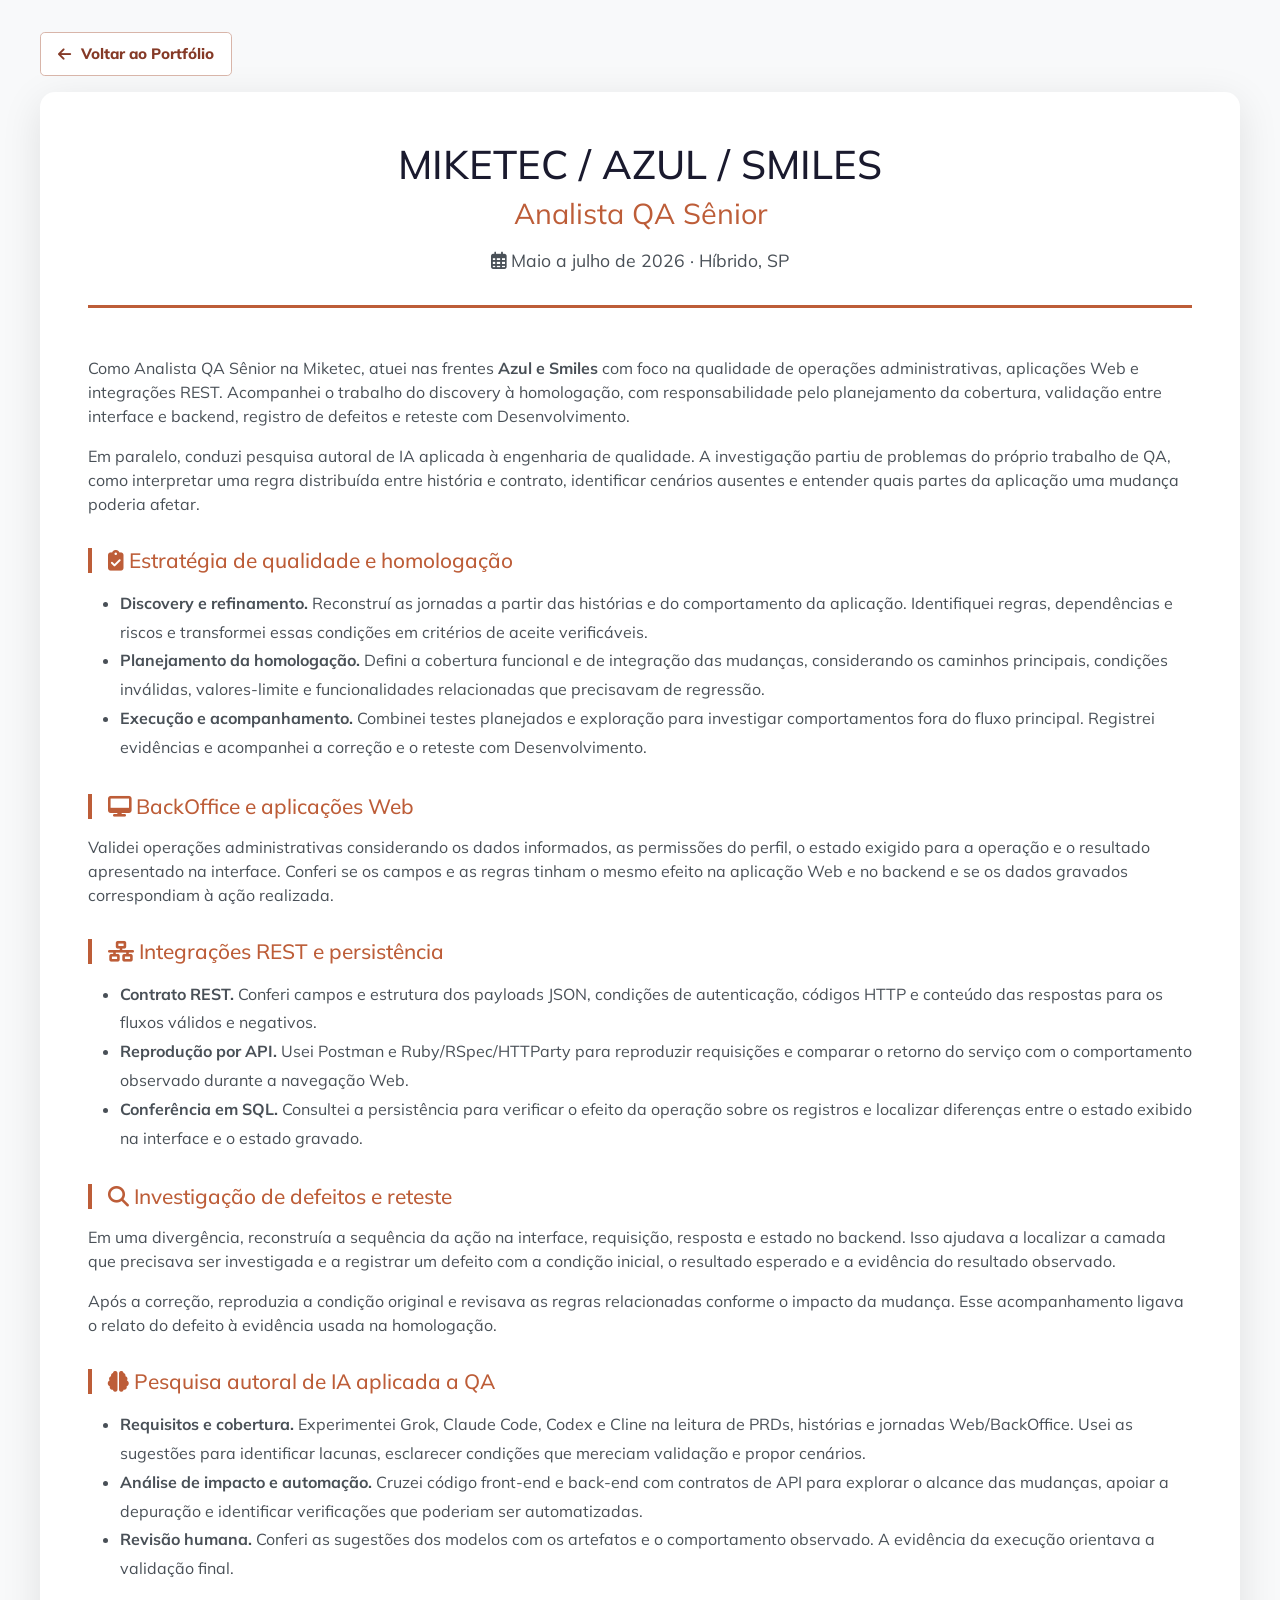
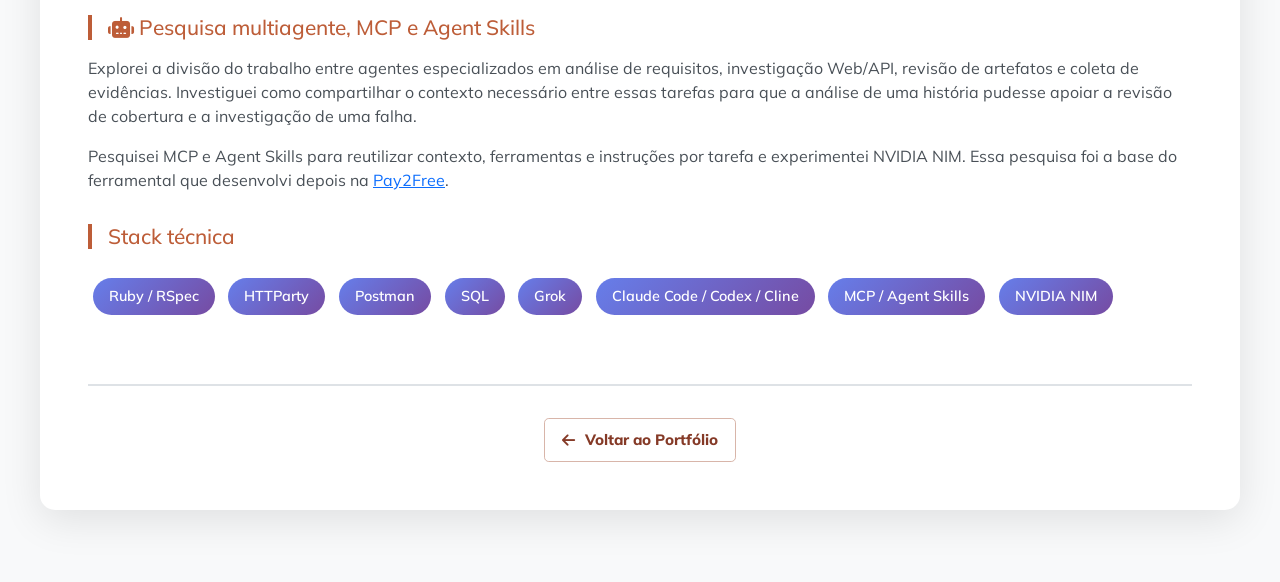
<file: exp_miketec.html>
<!DOCTYPE html>
<html lang="pt-BR">
<head>
  <meta charset="utf-8">
  <meta name="viewport" content="width=device-width, initial-scale=1, shrink-to-fit=no">
  <meta name="description" content="Francisco Carvalho — Qualidade de software e pesquisa em IA aplicada a QA na Miketec, Azul e Smiles.">
  <title>Miketec / Azul / Smiles | Francisco Carvalho</title>

  <link href="https://cdn.jsdelivr.net/npm/bootstrap@5.3.0/dist/css/bootstrap.min.css" rel="stylesheet">
  <link rel="stylesheet" href="https://cdnjs.cloudflare.com/ajax/libs/font-awesome/6.4.0/css/all.min.css">
  <link href="https://fonts.googleapis.com/css2?family=Saira+Extra+Condensed:wght@500;700&family=Muli:wght@400;800&display=swap" rel="stylesheet">

  <style>
    :root {
      --primary-color: #bd5d38;
      --secondary-color: #495057;
      --dark-bg: #1a1a2e;
    }

    body {
      font-family: 'Muli', sans-serif;
      color: var(--secondary-color);
      background: #f8f9fa;
      padding: 2rem 0;
    }

    .detail-container {
      max-width: 1200px;
      margin: 80px auto 40px;
      background: white;
      padding: 3rem;
      border-radius: 15px;
      box-shadow: 0 10px 40px rgba(0,0,0,0.1);
    }

    .company-header {
      text-align: center;
      padding-bottom: 2rem;
      border-bottom: 3px solid var(--primary-color);
      margin-bottom: 3rem;
    }

    .company-header h1 {
      color: var(--dark-bg);
      font-size: 2.5rem;
      margin-bottom: 0.5rem;
    }

    .company-header h2 {
      color: var(--primary-color);
      font-size: 1.8rem;
      font-weight: 400;
    }

    .company-header .meta {
      color: var(--secondary-color);
      font-size: 1.1rem;
      margin-top: 1rem;
    }

    h5 {
      color: var(--primary-color);
      margin-top: 2rem;
      margin-bottom: 1rem;
      font-size: 1.3rem;
      border-left: 4px solid var(--primary-color);
      padding-left: 1rem;
    }

    ul {
      line-height: 1.8;
    }

    .skill-badge {
      display: inline-block;
      background: linear-gradient(135deg, #667eea 0%, #764ba2 100%);
      color: white;
      padding: 0.5rem 1rem;
      margin: 0.3rem;
      border-radius: 20px;
      font-size: 0.9rem;
      font-weight: 600;
    }

    .bottom-navigation {
      text-align: center;
      margin-top: 4rem;
      padding-top: 2rem;
      border-top: 2px solid #dee2e6;
    }

    code {
      background: #f4f4f4;
      padding: 2px 6px;
      border-radius: 3px;
      color: #d63384;
      font-size: 0.9em;
    }

    table {
      margin-top: 1rem;
      width: 100%;
      border-collapse: collapse;
    }

    th, td {
      border: 1px solid #ddd;
      padding: 8px;
      text-align: left;
    }

    th {
      background: #f8f9fa;
    }

    @media (max-width: 768px) {
      .detail-container {
        margin: 60px 1rem 40px;
        padding: 1.5rem;
      }
      
    }
  </style>
  <link href="css/portfolio-case.css" rel="stylesheet">
</head>

<body>
  <div class="detail-top-actions">
    <a href="index.html#miketec" class="portfolio-button portfolio-button--secondary">
    <i class="fas fa-arrow-left"></i> Voltar ao Portfólio
    </a>
  </div>

  <main class="detail-container">
    <header class="company-header">
      <h1>MIKETEC / AZUL / SMILES</h1>
      <h2>Analista QA Sênior</h2>
      <div class="meta"><i class="far fa-calendar-alt" aria-hidden="true"></i> Maio a julho de 2026 · Híbrido, SP</div>
    </header>

    <p>Como Analista QA Sênior na Miketec, atuei nas frentes <strong>Azul e Smiles</strong> com foco na qualidade de operações administrativas, aplicações Web e integrações REST. Acompanhei o trabalho do discovery à homologação, com responsabilidade pelo planejamento da cobertura, validação entre interface e backend, registro de defeitos e reteste com Desenvolvimento.</p>
    <p>Em paralelo, conduzi pesquisa autoral de IA aplicada à engenharia de qualidade. A investigação partiu de problemas do próprio trabalho de QA, como interpretar uma regra distribuída entre história e contrato, identificar cenários ausentes e entender quais partes da aplicação uma mudança poderia afetar.</p>

    <h5><i class="fas fa-clipboard-check" aria-hidden="true"></i> Estratégia de qualidade e homologação</h5>
    <ul>
      <li><strong>Discovery e refinamento.</strong> Reconstruí as jornadas a partir das histórias e do comportamento da aplicação. Identifiquei regras, dependências e riscos e transformei essas condições em critérios de aceite verificáveis.</li>
      <li><strong>Planejamento da homologação.</strong> Defini a cobertura funcional e de integração das mudanças, considerando os caminhos principais, condições inválidas, valores-limite e funcionalidades relacionadas que precisavam de regressão.</li>
      <li><strong>Execução e acompanhamento.</strong> Combinei testes planejados e exploração para investigar comportamentos fora do fluxo principal. Registrei evidências e acompanhei a correção e o reteste com Desenvolvimento.</li>
    </ul>

    <h5><i class="fas fa-desktop" aria-hidden="true"></i> BackOffice e aplicações Web</h5>
    <p>Validei operações administrativas considerando os dados informados, as permissões do perfil, o estado exigido para a operação e o resultado apresentado na interface. Conferi se os campos e as regras tinham o mesmo efeito na aplicação Web e no backend e se os dados gravados correspondiam à ação realizada.</p>

    <h5><i class="fas fa-network-wired" aria-hidden="true"></i> Integrações REST e persistência</h5>
    <ul>
      <li><strong>Contrato REST.</strong> Conferi campos e estrutura dos payloads JSON, condições de autenticação, códigos HTTP e conteúdo das respostas para os fluxos válidos e negativos.</li>
      <li><strong>Reprodução por API.</strong> Usei Postman e Ruby/RSpec/HTTParty para reproduzir requisições e comparar o retorno do serviço com o comportamento observado durante a navegação Web.</li>
      <li><strong>Conferência em SQL.</strong> Consultei a persistência para verificar o efeito da operação sobre os registros e localizar diferenças entre o estado exibido na interface e o estado gravado.</li>
    </ul>

    <h5><i class="fas fa-search" aria-hidden="true"></i> Investigação de defeitos e reteste</h5>
    <p>Em uma divergência, reconstruía a sequência da ação na interface, requisição, resposta e estado no backend. Isso ajudava a localizar a camada que precisava ser investigada e a registrar um defeito com a condição inicial, o resultado esperado e a evidência do resultado observado.</p>
    <p>Após a correção, reproduzia a condição original e revisava as regras relacionadas conforme o impacto da mudança. Esse acompanhamento ligava o relato do defeito à evidência usada na homologação.</p>

    <h5><i class="fas fa-brain" aria-hidden="true"></i> Pesquisa autoral de IA aplicada a QA</h5>
    <ul>
      <li><strong>Requisitos e cobertura.</strong> Experimentei Grok, Claude Code, Codex e Cline na leitura de PRDs, histórias e jornadas Web/BackOffice. Usei as sugestões para identificar lacunas, esclarecer condições que mereciam validação e propor cenários.</li>
      <li><strong>Análise de impacto e automação.</strong> Cruzei código front-end e back-end com contratos de API para explorar o alcance das mudanças, apoiar a depuração e identificar verificações que poderiam ser automatizadas.</li>
      <li><strong>Revisão humana.</strong> Conferi as sugestões dos modelos com os artefatos e o comportamento observado. A evidência da execução orientava a validação final.</li>
    </ul>

    <h5><i class="fas fa-robot" aria-hidden="true"></i> Pesquisa multiagente, MCP e Agent Skills</h5>
    <p>Explorei a divisão do trabalho entre agentes especializados em análise de requisitos, investigação Web/API, revisão de artefatos e coleta de evidências. Investiguei como compartilhar o contexto necessário entre essas tarefas para que a análise de uma história pudesse apoiar a revisão de cobertura e a investigação de uma falha.</p>
    <p>Pesquisei MCP e Agent Skills para reutilizar contexto, ferramentas e instruções por tarefa e experimentei NVIDIA NIM. Essa pesquisa foi a base do ferramental que desenvolvi depois na <a href="exp_pay2free.html#agentes">Pay2Free</a>.</p>

    <h5>Stack técnica</h5>
    <div class="mt-4">
      <span class="skill-badge">Ruby / RSpec</span>
      <span class="skill-badge">HTTParty</span>
      <span class="skill-badge">Postman</span>
      <span class="skill-badge">SQL</span>
      <span class="skill-badge">Grok</span>
      <span class="skill-badge">Claude Code / Codex / Cline</span>
      <span class="skill-badge">MCP / Agent Skills</span>
      <span class="skill-badge">NVIDIA NIM</span>
    </div>

    <div class="bottom-navigation">
      <a href="index.html#miketec" class="portfolio-button portfolio-button--secondary">
        <i class="fas fa-arrow-left" aria-hidden="true"></i> Voltar ao Portfólio
      </a>
    </div>
  </main>
</body>
</html>
</file>
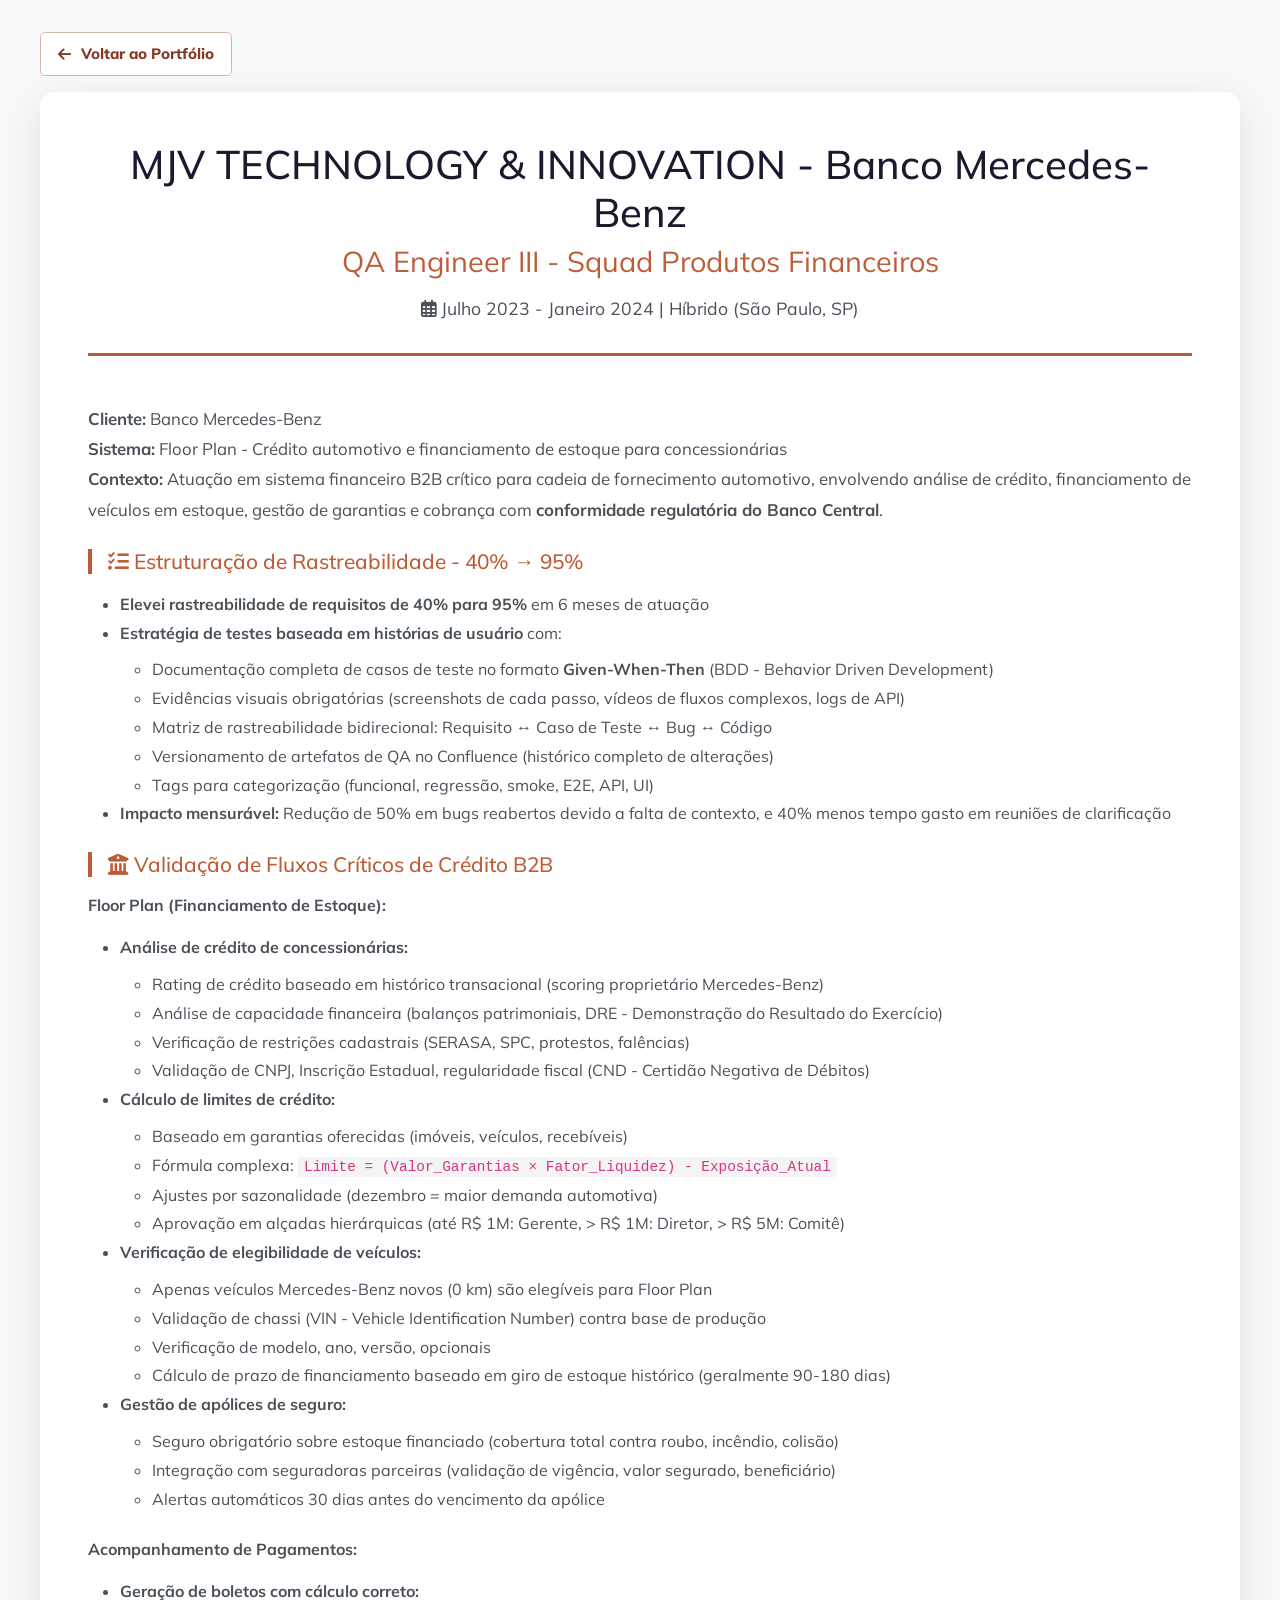
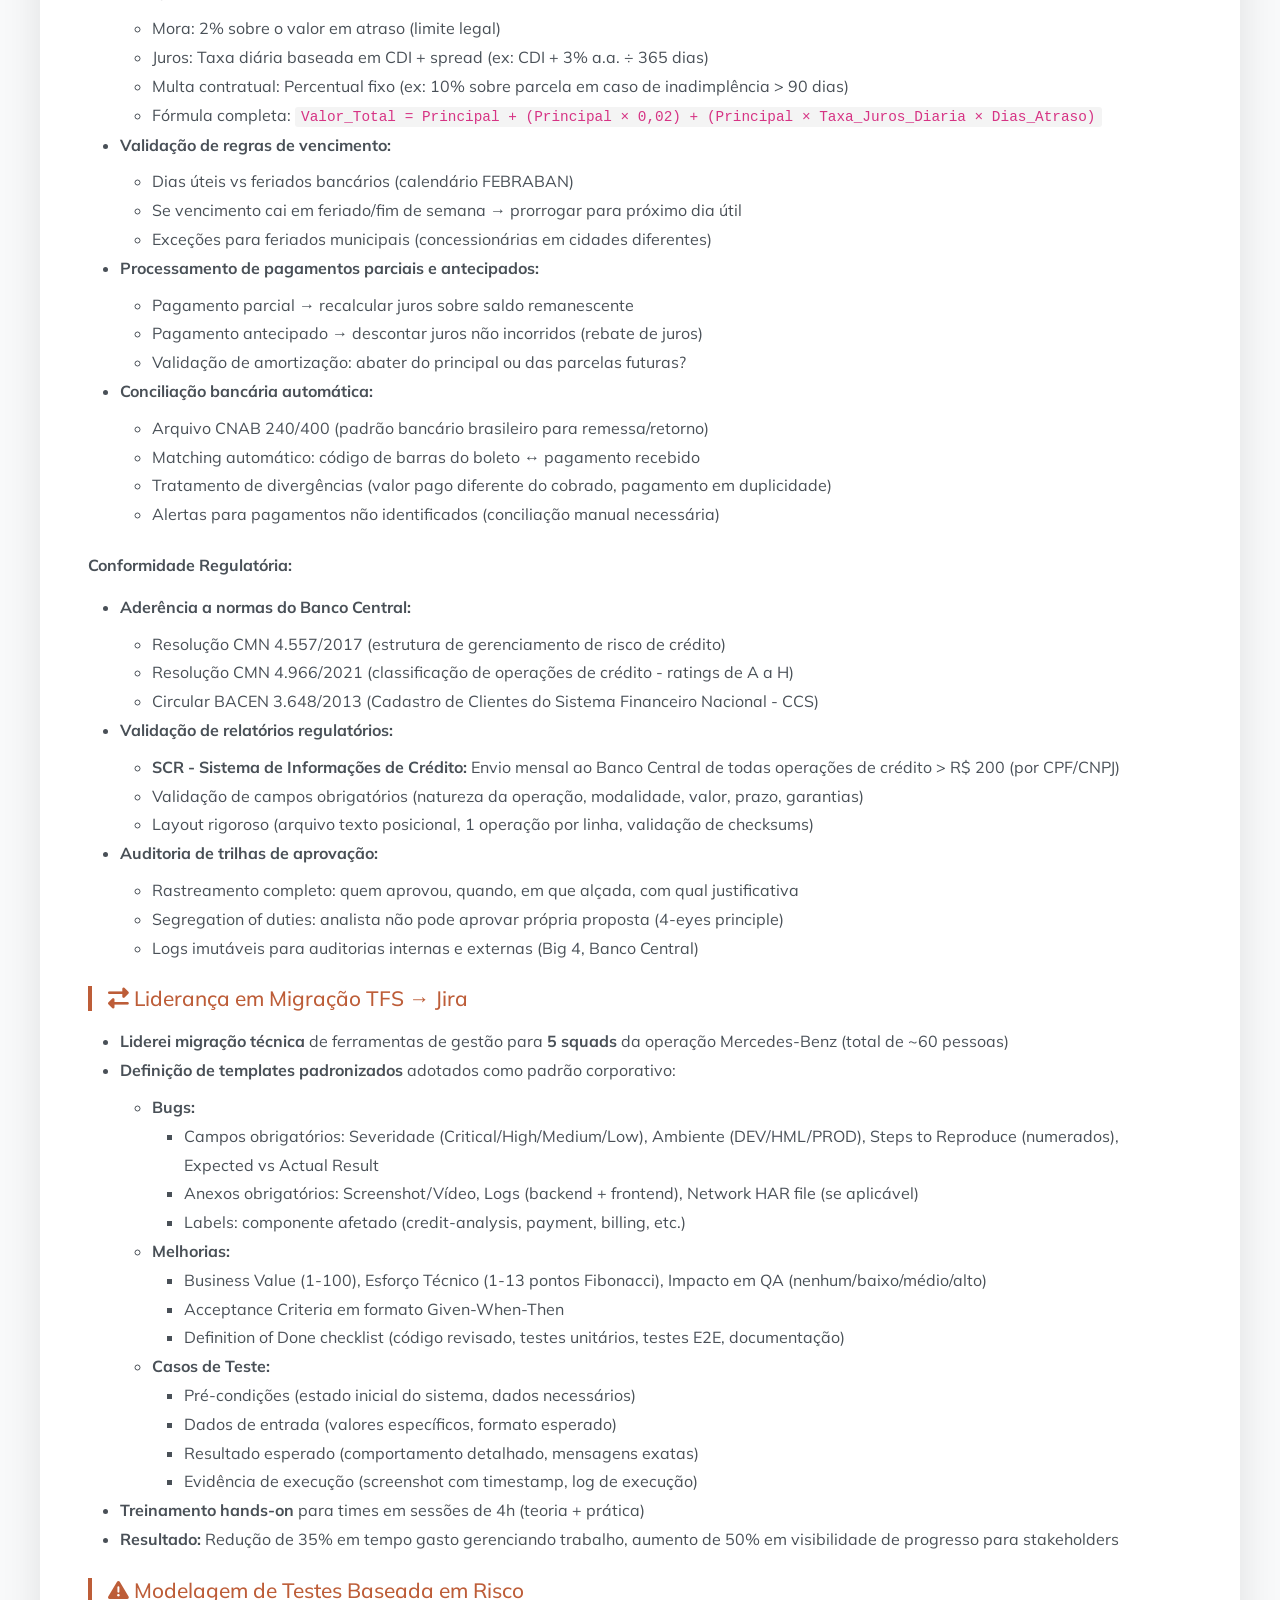
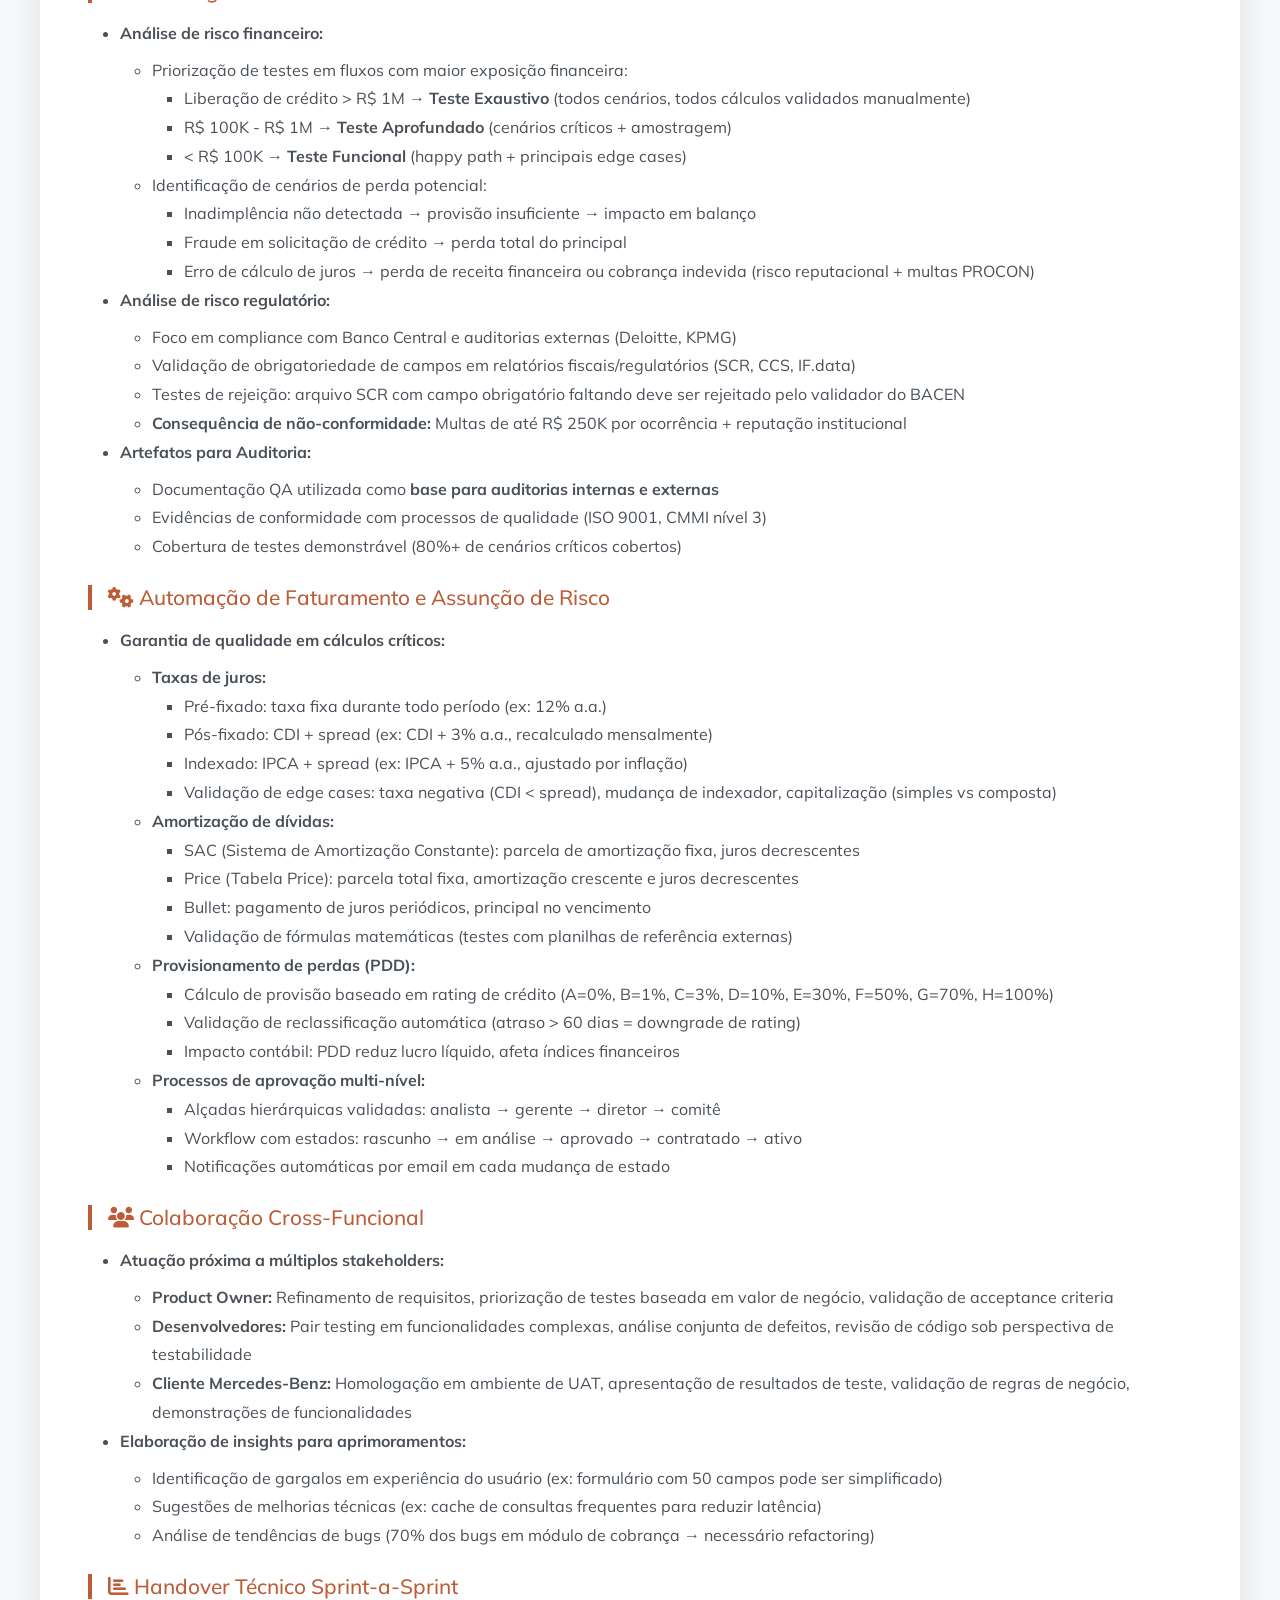
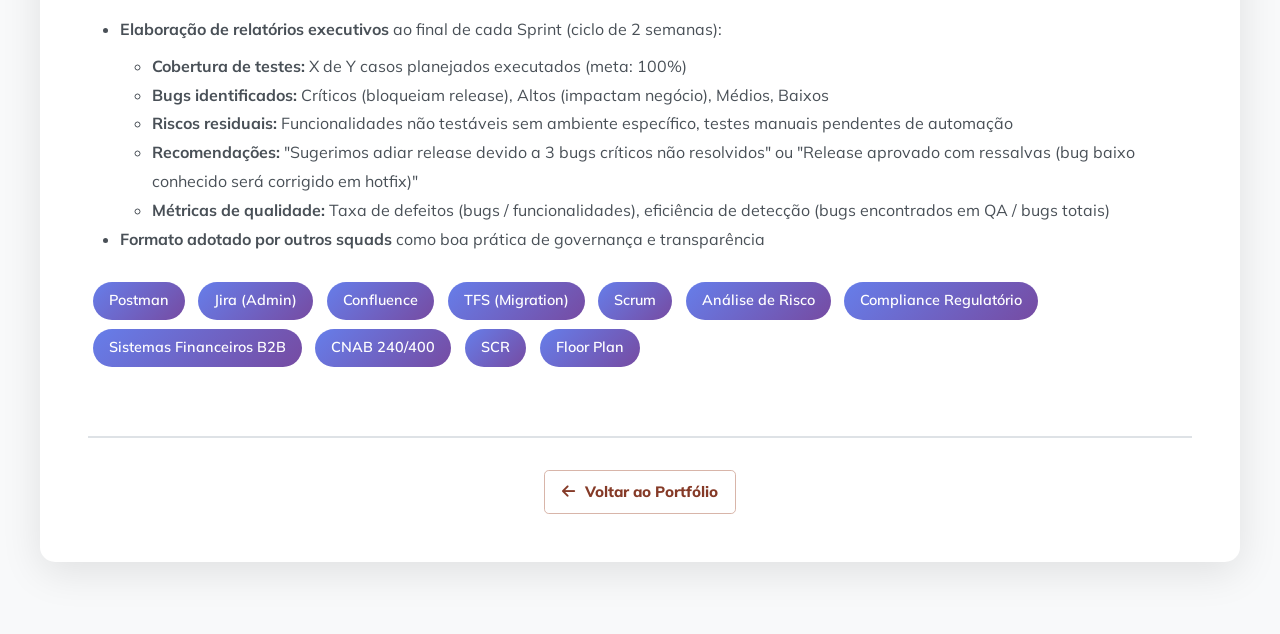
<file: exp_mjv.html>
<!DOCTYPE html>
<html lang="pt-BR">
<head>
  <meta charset="utf-8">
  <meta name="viewport" content="width=device-width, initial-scale=1, shrink-to-fit=no">
  <meta name="description" content="Francisco Carvalho - MJV/Mercedes-Benz - Detalhes Técnicos Completos">
  <title>MJV/Mercedes-Benz - Francisco Carvalho | QA Sênior</title>

  <link href="https://cdn.jsdelivr.net/npm/bootstrap@5.3.0/dist/css/bootstrap.min.css" rel="stylesheet">
  <link rel="stylesheet" href="https://cdnjs.cloudflare.com/ajax/libs/font-awesome/6.4.0/css/all.min.css">
  <link href="https://fonts.googleapis.com/css2?family=Saira+Extra+Condensed:wght@500;700&family=Muli:wght@400;800&display=swap" rel="stylesheet">

  <style>
    :root {
      --primary-color: #bd5d38;
      --secondary-color: #495057;
      --dark-bg: #1a1a2e;
    }

    body {
      font-family: 'Muli', sans-serif;
      color: var(--secondary-color);
      background: #f8f9fa;
      padding: 2rem 0;
    }

    .detail-container {
      max-width: 1200px;
      margin: 80px auto 40px;
      background: white;
      padding: 3rem;
      border-radius: 15px;
      box-shadow: 0 10px 40px rgba(0,0,0,0.1);
    }

    .company-header {
      text-align: center;
      padding-bottom: 2rem;
      border-bottom: 3px solid var(--primary-color);
      margin-bottom: 3rem;
    }

    .company-header h1 {
      color: var(--dark-bg);
      font-size: 2.5rem;
      margin-bottom: 0.5rem;
    }

    .company-header h2 {
      color: var(--primary-color);
      font-size: 1.8rem;
      font-weight: 400;
    }

    .company-header .meta {
      color: var(--secondary-color);
      font-size: 1.1rem;
      margin-top: 1rem;
    }

    h5 {
      color: var(--primary-color);
      margin-top: 2rem;
      margin-bottom: 1rem;
      font-size: 1.3rem;
      border-left: 4px solid var(--primary-color);
      padding-left: 1rem;
    }

    ul {
      line-height: 1.8;
    }

    .skill-badge {
      display: inline-block;
      background: linear-gradient(135deg, #667eea 0%, #764ba2 100%);
      color: white;
      padding: 0.5rem 1rem;
      margin: 0.3rem;
      border-radius: 20px;
      font-size: 0.9rem;
      font-weight: 600;
    }

    .bottom-navigation {
      text-align: center;
      margin-top: 4rem;
      padding-top: 2rem;
      border-top: 2px solid #dee2e6;
    }

    code {
      background: #f4f4f4;
      padding: 2px 6px;
      border-radius: 3px;
      color: #d63384;
      font-size: 0.9em;
    }

    table {
      margin-top: 1rem;
      width: 100%;
      border-collapse: collapse;
    }

    th, td {
      border: 1px solid #ddd;
      padding: 8px;
      text-align: left;
    }

    th {
      background: #f8f9fa;
    }

    @media (max-width: 768px) {
      .detail-container {
        margin: 60px 1rem 40px;
        padding: 1.5rem;
      }
      
    }
  </style>
  <link href="css/portfolio-case.css" rel="stylesheet">
</head>

<body>
  <div class="detail-top-actions">
    <a href="index.html#experiencia-mjv" class="portfolio-button portfolio-button--secondary">
    <i class="fas fa-arrow-left"></i> Voltar ao Portfólio
    </a>
  </div>

  <div class="detail-container">
    <div class="company-header">
      <h1>MJV TECHNOLOGY & INNOVATION - Banco Mercedes-Benz</h1>
      <h2>QA Engineer III - Squad Produtos Financeiros</h2>
      <div class="meta">
        <i class="far fa-calendar-alt"></i> Julho 2023 - Janeiro 2024 | Híbrido (São Paulo, SP)
      </div>
    </div>

    <p style="font-size: 1.05rem; line-height: 1.8;">
              <strong>Cliente:</strong> Banco Mercedes-Benz<br>
              <strong>Sistema:</strong> Floor Plan - Crédito automotivo e financiamento de estoque para concessionárias<br>
              <strong>Contexto:</strong> Atuação em sistema financeiro B2B crítico para cadeia de fornecimento automotivo, 
              envolvendo análise de crédito, financiamento de veículos em estoque, gestão de garantias e cobrança com 
              <strong>conformidade regulatória do Banco Central</strong>.
            </p>

            <h5 style="color: var(--primary-color); margin-top: 1.5rem; margin-bottom: 1rem;">
              <i class="fas fa-tasks"></i> Estruturação de Rastreabilidade - 40% → 95%
            </h5>
            <ul>
              <li><strong>Elevei rastreabilidade de requisitos de 40% para 95%</strong> em 6 meses de atuação</li>
              <li><strong>Estratégia de testes baseada em histórias de usuário</strong> com:
                <ul style="margin-top: 8px;">
                  <li>Documentação completa de casos de teste no formato <strong>Given-When-Then</strong> (BDD - 
                  Behavior Driven Development)</li>
                  <li>Evidências visuais obrigatórias (screenshots de cada passo, vídeos de fluxos complexos, 
                  logs de API)</li>
                  <li>Matriz de rastreabilidade bidirecional: Requisito ↔ Caso de Teste ↔ Bug ↔ Código</li>
                  <li>Versionamento de artefatos de QA no Confluence (histórico completo de alterações)</li>
                  <li>Tags para categorização (funcional, regressão, smoke, E2E, API, UI)</li>
                </ul>
              </li>
              <li><strong>Impacto mensurável:</strong> Redução de 50% em bugs reabertos devido a falta de contexto, 
              e 40% menos tempo gasto em reuniões de clarificação</li>
            </ul>

            <h5 style="color: var(--primary-color); margin-top: 1.5rem; margin-bottom: 1rem;">
              <i class="fas fa-university"></i> Validação de Fluxos Críticos de Crédito B2B
            </h5>
            
            <p><strong>Floor Plan (Financiamento de Estoque):</strong></p>
            <ul>
              <li><strong>Análise de crédito de concessionárias:</strong>
                <ul style="margin-top: 8px;">
                  <li>Rating de crédito baseado em histórico transacional (scoring proprietário Mercedes-Benz)</li>
                  <li>Análise de capacidade financeira (balanços patrimoniais, DRE - Demonstração do Resultado 
                  do Exercício)</li>
                  <li>Verificação de restrições cadastrais (SERASA, SPC, protestos, falências)</li>
                  <li>Validação de CNPJ, Inscrição Estadual, regularidade fiscal (CND - Certidão Negativa de Débitos)</li>
                </ul>
              </li>
              <li><strong>Cálculo de limites de crédito:</strong>
                <ul style="margin-top: 8px;">
                  <li>Baseado em garantias oferecidas (imóveis, veículos, recebíveis)</li>
                  <li>Fórmula complexa: <code>Limite = (Valor_Garantias × Fator_Liquidez) - Exposição_Atual</code></li>
                  <li>Ajustes por sazonalidade (dezembro = maior demanda automotiva)</li>
                  <li>Aprovação em alçadas hierárquicas (até R$ 1M: Gerente, > R$ 1M: Diretor, > R$ 5M: Comitê)</li>
                </ul>
              </li>
              <li><strong>Verificação de elegibilidade de veículos:</strong>
                <ul style="margin-top: 8px;">
                  <li>Apenas veículos Mercedes-Benz novos (0 km) são elegíveis para Floor Plan</li>
                  <li>Validação de chassi (VIN - Vehicle Identification Number) contra base de produção</li>
                  <li>Verificação de modelo, ano, versão, opcionais</li>
                  <li>Cálculo de prazo de financiamento baseado em giro de estoque histórico (geralmente 90-180 dias)</li>
                </ul>
              </li>
              <li><strong>Gestão de apólices de seguro:</strong>
                <ul style="margin-top: 8px;">
                  <li>Seguro obrigatório sobre estoque financiado (cobertura total contra roubo, incêndio, colisão)</li>
                  <li>Integração com seguradoras parceiras (validação de vigência, valor segurado, beneficiário)</li>
                  <li>Alertas automáticos 30 dias antes do vencimento da apólice</li>
                </ul>
              </li>
            </ul>

            <p style="margin-top: 1.5rem;"><strong>Acompanhamento de Pagamentos:</strong></p>
            <ul>
              <li><strong>Geração de boletos com cálculo correto:</strong>
                <ul style="margin-top: 8px;">
                  <li>Mora: 2% sobre o valor em atraso (limite legal)</li>
                  <li>Juros: Taxa diária baseada em CDI + spread (ex: CDI + 3% a.a. ÷ 365 dias)</li>
                  <li>Multa contratual: Percentual fixo (ex: 10% sobre parcela em caso de inadimplência > 90 dias)</li>
                  <li>Fórmula completa: <code>Valor_Total = Principal + (Principal × 0,02) + (Principal × 
                  Taxa_Juros_Diaria × Dias_Atraso)</code></li>
                </ul>
              </li>
              <li><strong>Validação de regras de vencimento:</strong>
                <ul style="margin-top: 8px;">
                  <li>Dias úteis vs feriados bancários (calendário FEBRABAN)</li>
                  <li>Se vencimento cai em feriado/fim de semana → prorrogar para próximo dia útil</li>
                  <li>Exceções para feriados municipais (concessionárias em cidades diferentes)</li>
                </ul>
              </li>
              <li><strong>Processamento de pagamentos parciais e antecipados:</strong>
                <ul style="margin-top: 8px;">
                  <li>Pagamento parcial → recalcular juros sobre saldo remanescente</li>
                  <li>Pagamento antecipado → descontar juros não incorridos (rebate de juros)</li>
                  <li>Validação de amortização: abater do principal ou das parcelas futuras?</li>
                </ul>
              </li>
              <li><strong>Conciliação bancária automática:</strong>
                <ul style="margin-top: 8px;">
                  <li>Arquivo CNAB 240/400 (padrão bancário brasileiro para remessa/retorno)</li>
                  <li>Matching automático: código de barras do boleto ↔ pagamento recebido</li>
                  <li>Tratamento de divergências (valor pago diferente do cobrado, pagamento em duplicidade)</li>
                  <li>Alertas para pagamentos não identificados (conciliação manual necessária)</li>
                </ul>
              </li>
            </ul>

            <p style="margin-top: 1.5rem;"><strong>Conformidade Regulatória:</strong></p>
            <ul>
              <li><strong>Aderência a normas do Banco Central:</strong>
                <ul style="margin-top: 8px;">
                  <li>Resolução CMN 4.557/2017 (estrutura de gerenciamento de risco de crédito)</li>
                  <li>Resolução CMN 4.966/2021 (classificação de operações de crédito - ratings de A a H)</li>
                  <li>Circular BACEN 3.648/2013 (Cadastro de Clientes do Sistema Financeiro Nacional - CCS)</li>
                </ul>
              </li>
              <li><strong>Validação de relatórios regulatórios:</strong>
                <ul style="margin-top: 8px;">
                  <li><strong>SCR - Sistema de Informações de Crédito:</strong> Envio mensal ao Banco Central 
                  de todas operações de crédito > R$ 200 (por CPF/CNPJ)</li>
                  <li>Validação de campos obrigatórios (natureza da operação, modalidade, valor, prazo, garantias)</li>
                  <li>Layout rigoroso (arquivo texto posicional, 1 operação por linha, validação de checksums)</li>
                </ul>
              </li>
              <li><strong>Auditoria de trilhas de aprovação:</strong>
                <ul style="margin-top: 8px;">
                  <li>Rastreamento completo: quem aprovou, quando, em que alçada, com qual justificativa</li>
                  <li>Segregation of duties: analista não pode aprovar própria proposta (4-eyes principle)</li>
                  <li>Logs imutáveis para auditorias internas e externas (Big 4, Banco Central)</li>
                </ul>
              </li>
            </ul>

            <h5 style="color: var(--primary-color); margin-top: 1.5rem; margin-bottom: 1rem;">
              <i class="fas fa-exchange-alt"></i> Liderança em Migração TFS → Jira
            </h5>
            <ul>
              <li><strong>Liderei migração técnica</strong> de ferramentas de gestão para <strong>5 squads</strong> 
              da operação Mercedes-Benz (total de ~60 pessoas)</li>
              <li><strong>Definição de templates padronizados</strong> adotados como padrão corporativo:
                <ul style="margin-top: 8px;">
                  <li><strong>Bugs:</strong>
                    <ul>
                      <li>Campos obrigatórios: Severidade (Critical/High/Medium/Low), Ambiente (DEV/HML/PROD), 
                      Steps to Reproduce (numerados), Expected vs Actual Result</li>
                      <li>Anexos obrigatórios: Screenshot/Vídeo, Logs (backend + frontend), Network HAR file 
                      (se aplicável)</li>
                      <li>Labels: componente afetado (credit-analysis, payment, billing, etc.)</li>
                    </ul>
                  </li>
                  <li><strong>Melhorias:</strong>
                    <ul>
                      <li>Business Value (1-100), Esforço Técnico (1-13 pontos Fibonacci), Impacto em QA 
                      (nenhum/baixo/médio/alto)</li>
                      <li>Acceptance Criteria em formato Given-When-Then</li>
                      <li>Definition of Done checklist (código revisado, testes unitários, testes E2E, documentação)</li>
                    </ul>
                  </li>
                  <li><strong>Casos de Teste:</strong>
                    <ul>
                      <li>Pré-condições (estado inicial do sistema, dados necessários)</li>
                      <li>Dados de entrada (valores específicos, formato esperado)</li>
                      <li>Resultado esperado (comportamento detalhado, mensagens exatas)</li>
                      <li>Evidência de execução (screenshot com timestamp, log de execução)</li>
                    </ul>
                  </li>
                </ul>
              </li>
              <li><strong>Treinamento hands-on</strong> para times em sessões de 4h (teoria + prática)</li>
              <li><strong>Resultado:</strong> Redução de 35% em tempo gasto gerenciando trabalho, aumento de 50% 
              em visibilidade de progresso para stakeholders</li>
            </ul>

            <h5 style="color: var(--primary-color); margin-top: 1.5rem; margin-bottom: 1rem;">
              <i class="fas fa-exclamation-triangle"></i> Modelagem de Testes Baseada em Risco
            </h5>
            <ul>
              <li><strong>Análise de risco financeiro:</strong>
                <ul style="margin-top: 8px;">
                  <li>Priorização de testes em fluxos com maior exposição financeira:
                    <ul>
                      <li>Liberação de crédito > R$ 1M → <strong>Teste Exaustivo</strong> (todos cenários, 
                      todos cálculos validados manualmente)</li>
                      <li>R$ 100K - R$ 1M → <strong>Teste Aprofundado</strong> (cenários críticos + amostragem)</li>
                      <li>< R$ 100K → <strong>Teste Funcional</strong> (happy path + principais edge cases)</li>
                    </ul>
                  </li>
                  <li>Identificação de cenários de perda potencial:
                    <ul>
                      <li>Inadimplência não detectada → provisão insuficiente → impacto em balanço</li>
                      <li>Fraude em solicitação de crédito → perda total do principal</li>
                      <li>Erro de cálculo de juros → perda de receita financeira ou cobrança indevida (risco 
                      reputacional + multas PROCON)</li>
                    </ul>
                  </li>
                </ul>
              </li>
              <li><strong>Análise de risco regulatório:</strong>
                <ul style="margin-top: 8px;">
                  <li>Foco em compliance com Banco Central e auditorias externas (Deloitte, KPMG)</li>
                  <li>Validação de obrigatoriedade de campos em relatórios fiscais/regulatórios (SCR, CCS, 
                  IF.data)</li>
                  <li>Testes de rejeição: arquivo SCR com campo obrigatório faltando deve ser rejeitado pelo 
                  validador do BACEN</li>
                  <li><strong>Consequência de não-conformidade:</strong> Multas de até R$ 250K por ocorrência + 
                  reputação institucional</li>
                </ul>
              </li>
              <li><strong>Artefatos para Auditoria:</strong>
                <ul style="margin-top: 8px;">
                  <li>Documentação QA utilizada como <strong>base para auditorias internas e externas</strong></li>
                  <li>Evidências de conformidade com processos de qualidade (ISO 9001, CMMI nível 3)</li>
                  <li>Cobertura de testes demonstrável (80%+ de cenários críticos cobertos)</li>
                </ul>
              </li>
            </ul>

            <h5 style="color: var(--primary-color); margin-top: 1.5rem; margin-bottom: 1rem;">
              <i class="fas fa-cogs"></i> Automação de Faturamento e Assunção de Risco
            </h5>
            <ul>
              <li><strong>Garantia de qualidade em cálculos críticos:</strong>
                <ul style="margin-top: 8px;">
                  <li><strong>Taxas de juros:</strong>
                    <ul>
                      <li>Pré-fixado: taxa fixa durante todo período (ex: 12% a.a.)</li>
                      <li>Pós-fixado: CDI + spread (ex: CDI + 3% a.a., recalculado mensalmente)</li>
                      <li>Indexado: IPCA + spread (ex: IPCA + 5% a.a., ajustado por inflação)</li>
                      <li>Validação de edge cases: taxa negativa (CDI < spread), mudança de indexador, 
                      capitalização (simples vs composta)</li>
                    </ul>
                  </li>
                  <li><strong>Amortização de dívidas:</strong>
                    <ul>
                      <li>SAC (Sistema de Amortização Constante): parcela de amortização fixa, juros decrescentes</li>
                      <li>Price (Tabela Price): parcela total fixa, amortização crescente e juros decrescentes</li>
                      <li>Bullet: pagamento de juros periódicos, principal no vencimento</li>
                      <li>Validação de fórmulas matemáticas (testes com planilhas de referência externas)</li>
                    </ul>
                  </li>
                  <li><strong>Provisionamento de perdas (PDD):</strong>
                    <ul>
                      <li>Cálculo de provisão baseado em rating de crédito (A=0%, B=1%, C=3%, D=10%, E=30%, 
                      F=50%, G=70%, H=100%)</li>
                      <li>Validação de reclassificação automática (atraso > 60 dias = downgrade de rating)</li>
                      <li>Impacto contábil: PDD reduz lucro líquido, afeta índices financeiros</li>
                    </ul>
                  </li>
                  <li><strong>Processos de aprovação multi-nível:</strong>
                    <ul>
                      <li>Alçadas hierárquicas validadas: analista → gerente → diretor → comitê</li>
                      <li>Workflow com estados: rascunho → em análise → aprovado → contratado → ativo</li>
                      <li>Notificações automáticas por email em cada mudança de estado</li>
                    </ul>
                  </li>
                </ul>
              </li>
            </ul>

            <h5 style="color: var(--primary-color); margin-top: 1.5rem; margin-bottom: 1rem;">
              <i class="fas fa-users"></i> Colaboração Cross-Funcional
            </h5>
            <ul>
              <li><strong>Atuação próxima a múltiplos stakeholders:</strong>
                <ul style="margin-top: 8px;">
                  <li><strong>Product Owner:</strong> Refinamento de requisitos, priorização de testes baseada 
                  em valor de negócio, validação de acceptance criteria</li>
                  <li><strong>Desenvolvedores:</strong> Pair testing em funcionalidades complexas, análise 
                  conjunta de defeitos, revisão de código sob perspectiva de testabilidade</li>
                  <li><strong>Cliente Mercedes-Benz:</strong> Homologação em ambiente de UAT, apresentação de 
                  resultados de teste, validação de regras de negócio, demonstrações de funcionalidades</li>
                </ul>
              </li>
              <li><strong>Elaboração de insights para aprimoramentos:</strong>
                <ul style="margin-top: 8px;">
                  <li>Identificação de gargalos em experiência do usuário (ex: formulário com 50 campos pode 
                  ser simplificado)</li>
                  <li>Sugestões de melhorias técnicas (ex: cache de consultas frequentes para reduzir latência)</li>
                  <li>Análise de tendências de bugs (70% dos bugs em módulo de cobrança → necessário refactoring)</li>
                </ul>
              </li>
            </ul>

            <h5 style="color: var(--primary-color); margin-top: 1.5rem; margin-bottom: 1rem;">
              <i class="fas fa-chart-bar"></i> Handover Técnico Sprint-a-Sprint
            </h5>
            <ul>
              <li><strong>Elaboração de relatórios executivos</strong> ao final de cada Sprint (ciclo de 2 semanas):
                <ul style="margin-top: 8px;">
                  <li><strong>Cobertura de testes:</strong> X de Y casos planejados executados (meta: 100%)</li>
                  <li><strong>Bugs identificados:</strong> Críticos (bloqueiam release), Altos (impactam negócio), 
                  Médios, Baixos</li>
                  <li><strong>Riscos residuais:</strong> Funcionalidades não testáveis sem ambiente específico, 
                  testes manuais pendentes de automação</li>
                  <li><strong>Recomendações:</strong> "Sugerimos adiar release devido a 3 bugs críticos não 
                  resolvidos" ou "Release aprovado com ressalvas (bug baixo conhecido será corrigido em hotfix)"</li>
                  <li><strong>Métricas de qualidade:</strong> Taxa de defeitos (bugs / funcionalidades), 
                  eficiência de detecção (bugs encontrados em QA / bugs totais)</li>
                </ul>
              </li>
              <li><strong>Formato adotado por outros squads</strong> como boa prática de governança e transparência</li>
            </ul>

            <div class="mt-4">
              <span class="skill-badge">Postman</span>
              <span class="skill-badge">Jira (Admin)</span>
              <span class="skill-badge">Confluence</span>
              <span class="skill-badge">TFS (Migration)</span>
              <span class="skill-badge">Scrum</span>
              <span class="skill-badge">Análise de Risco</span>
              <span class="skill-badge">Compliance Regulatório</span>
              <span class="skill-badge">Sistemas Financeiros B2B</span>
              <span class="skill-badge">CNAB 240/400</span>
              <span class="skill-badge">SCR</span>
              <span class="skill-badge">Floor Plan</span>

    <div class="bottom-navigation">
      <a href="index.html#experiencia-mjv" class="portfolio-button portfolio-button--secondary">
        <i class="fas fa-arrow-left"></i> Voltar ao Portfólio
      </a>
    </div>
  </div>

  <script src="https://cdn.jsdelivr.net/npm/bootstrap@5.3.0/dist/js/bootstrap.bundle.min.js"></script>
</body>
</html>
</file>
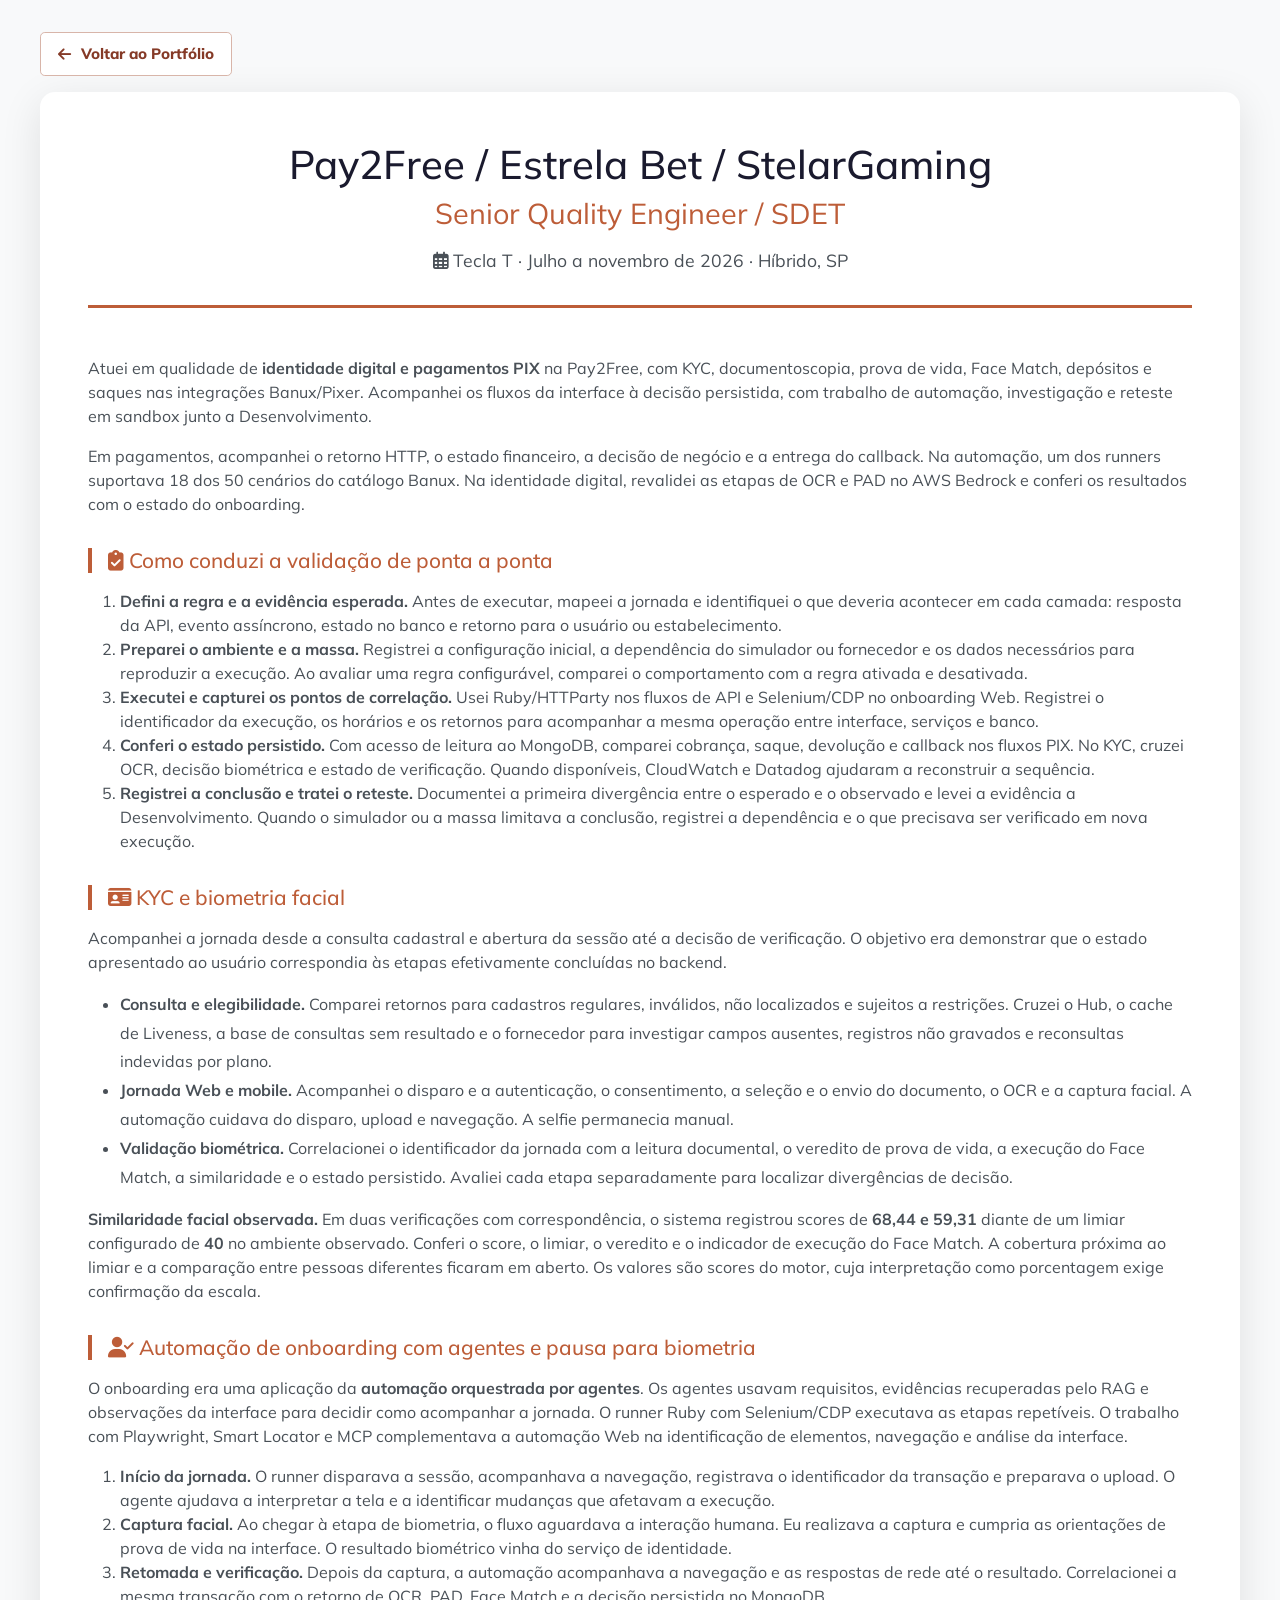
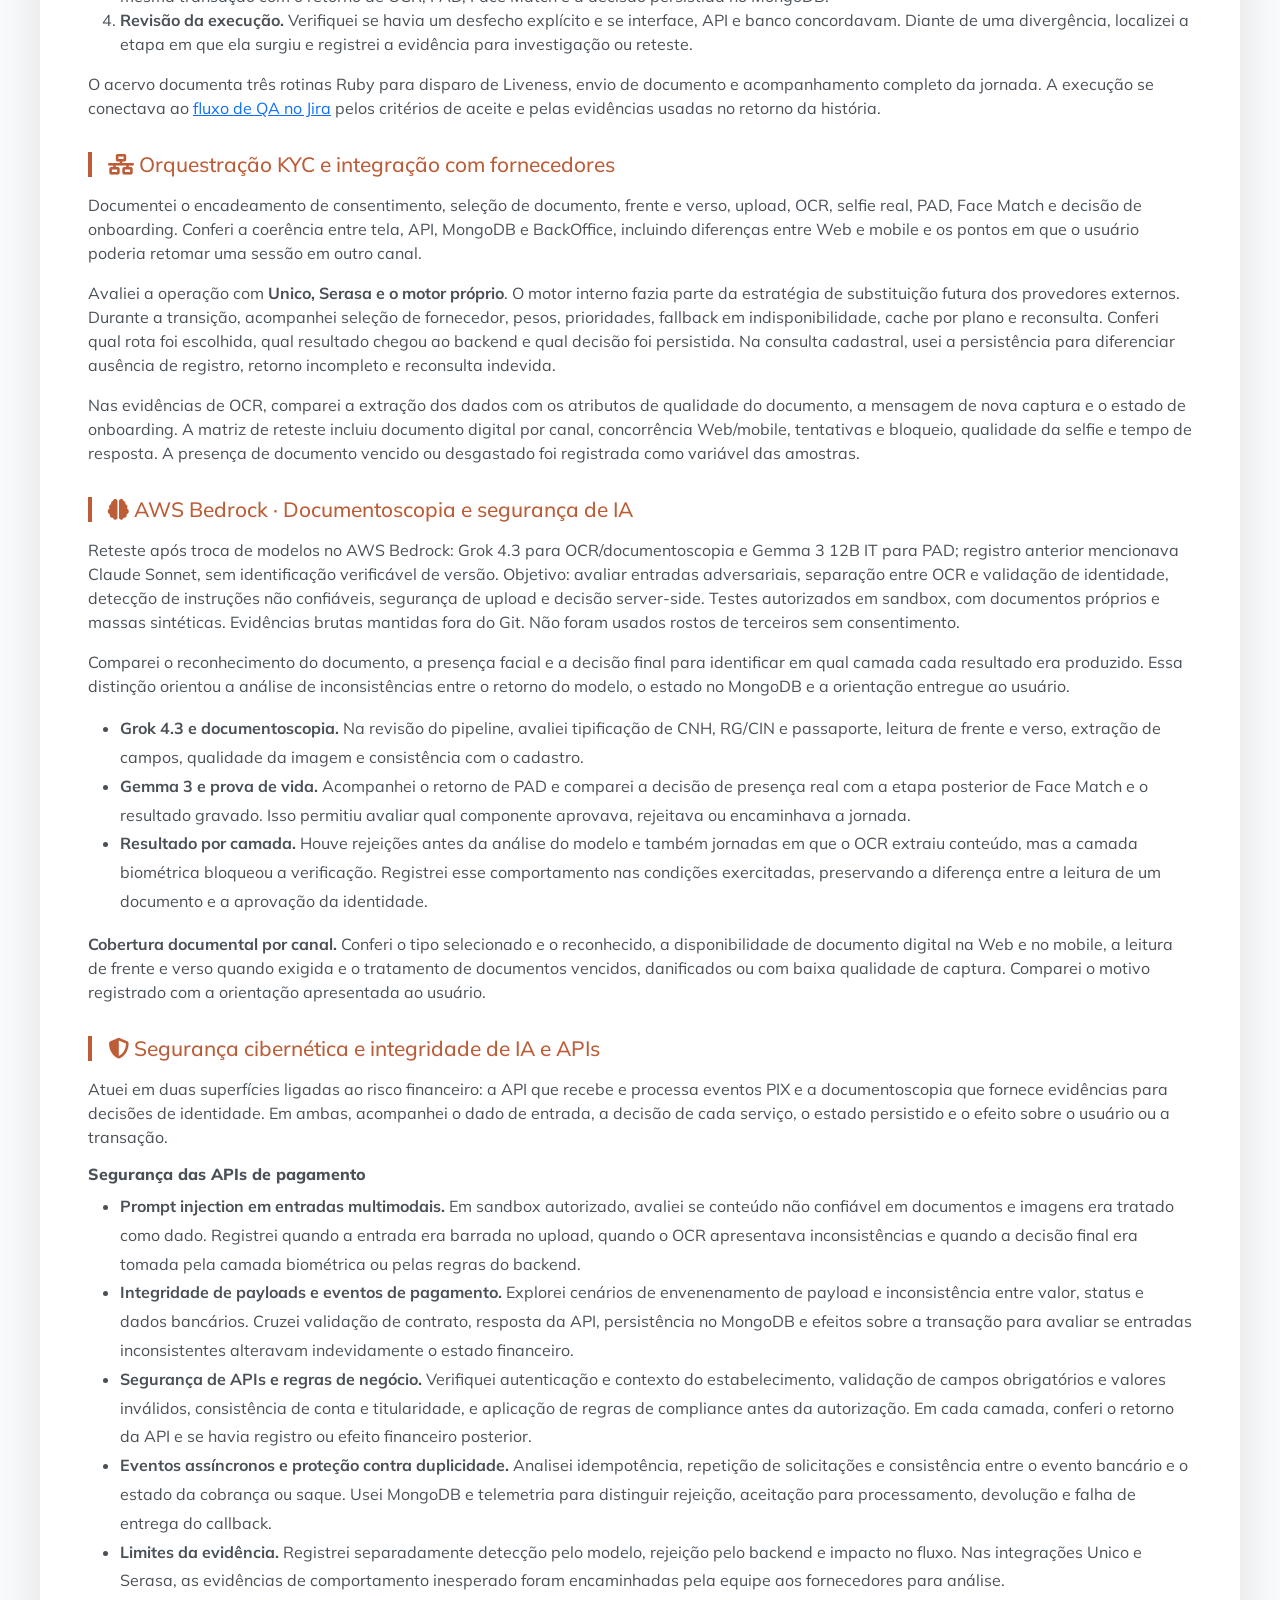
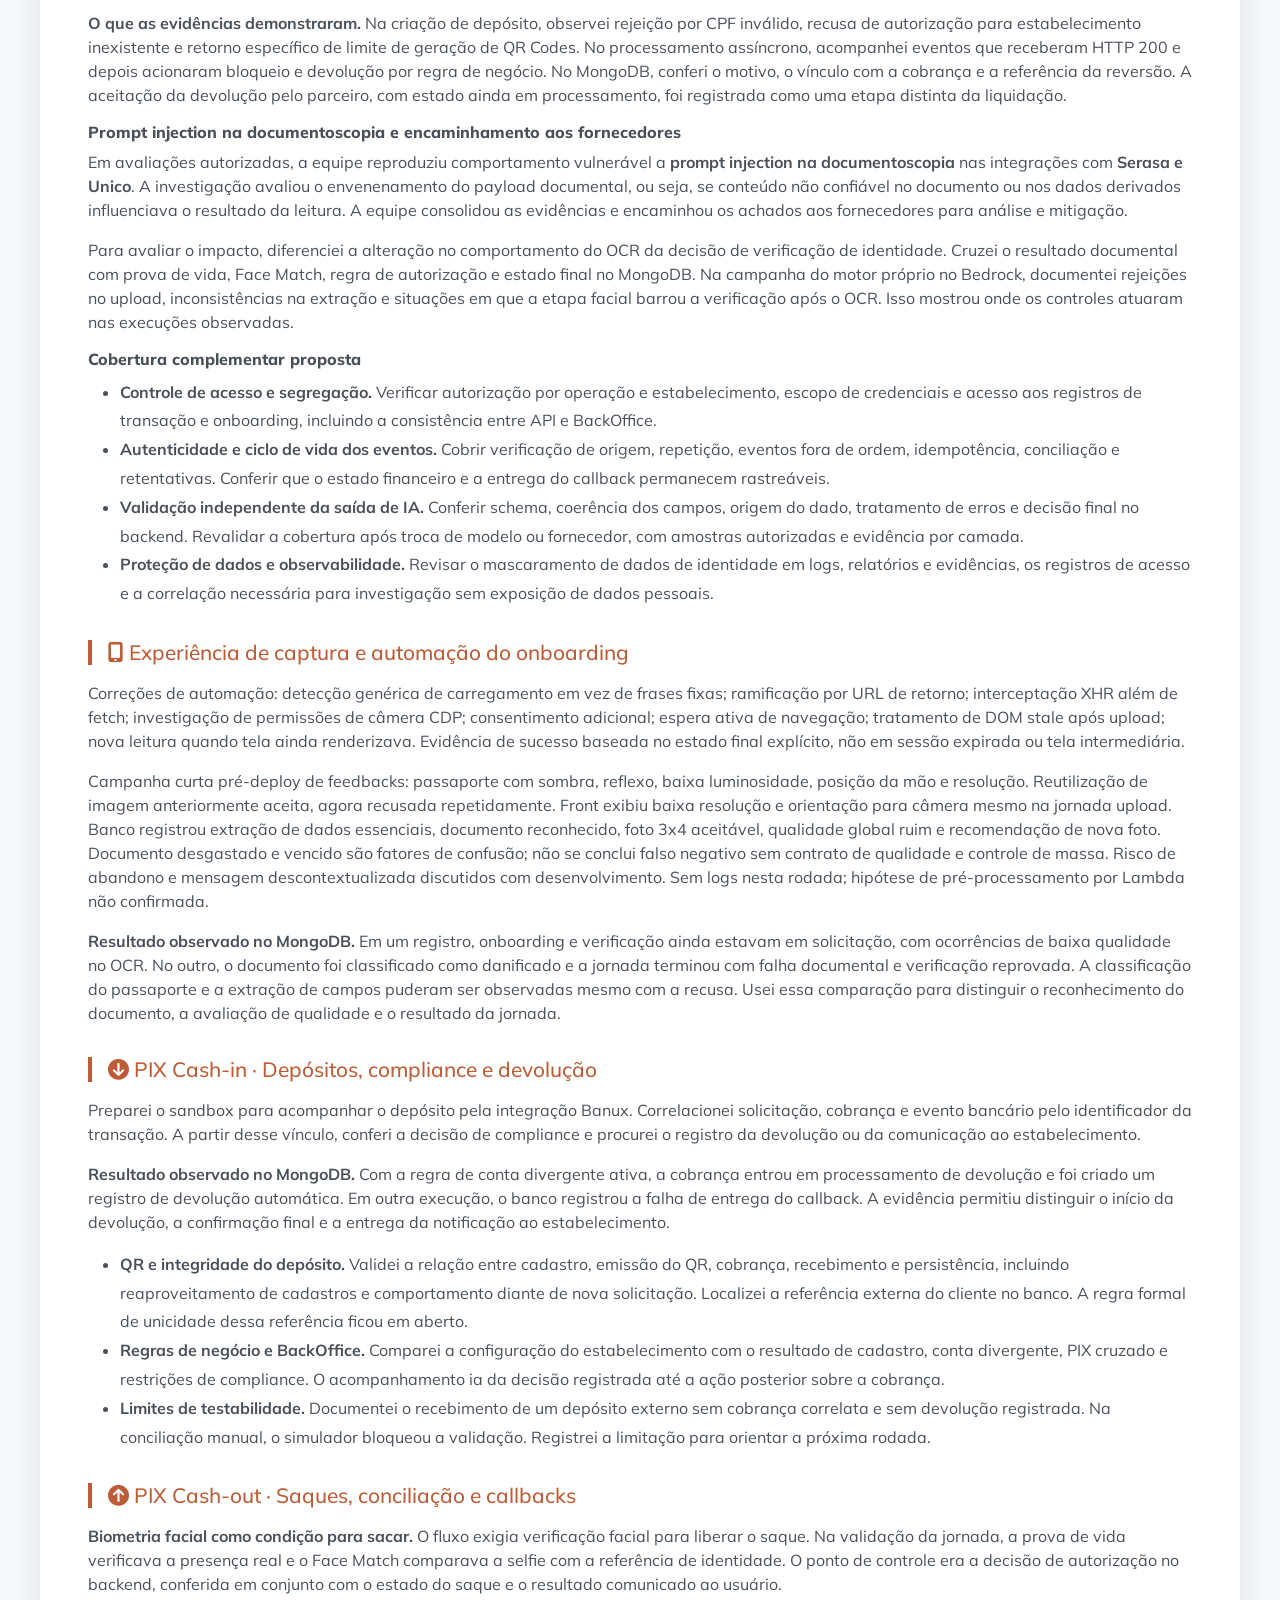
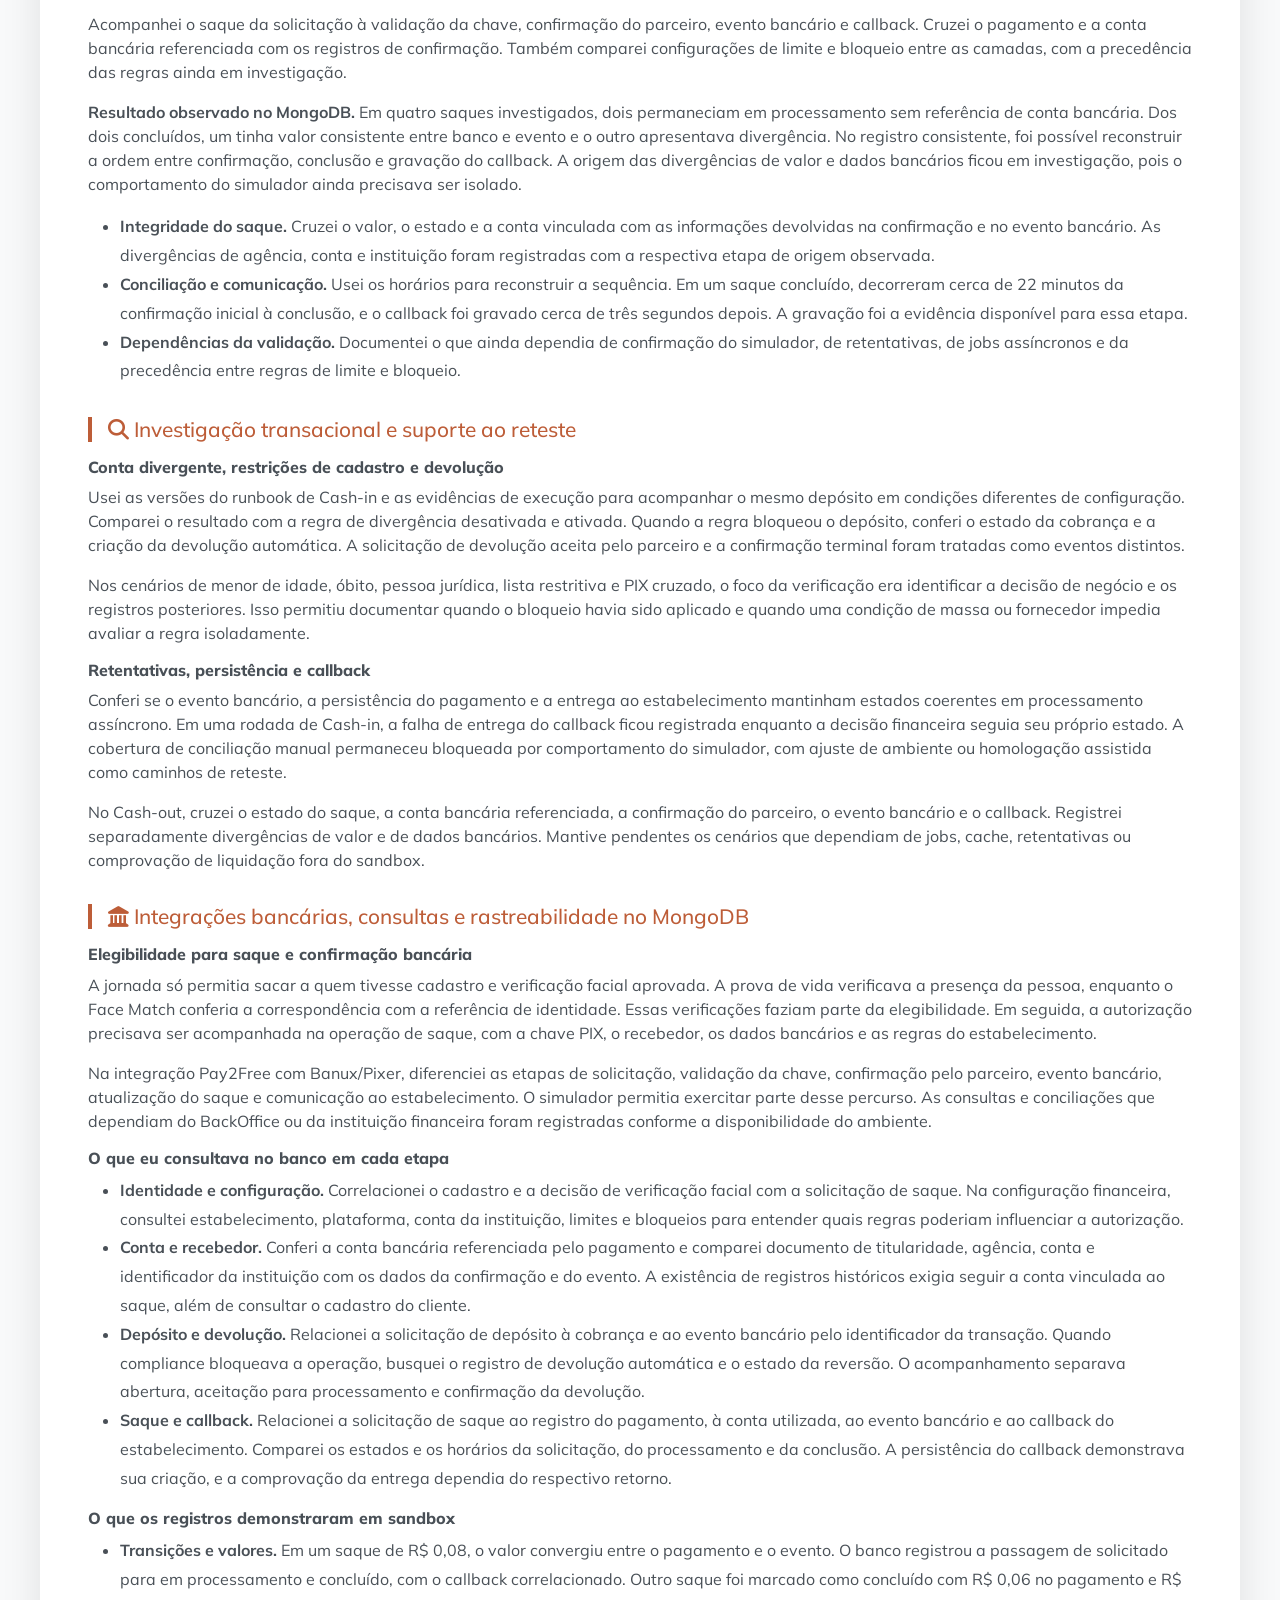
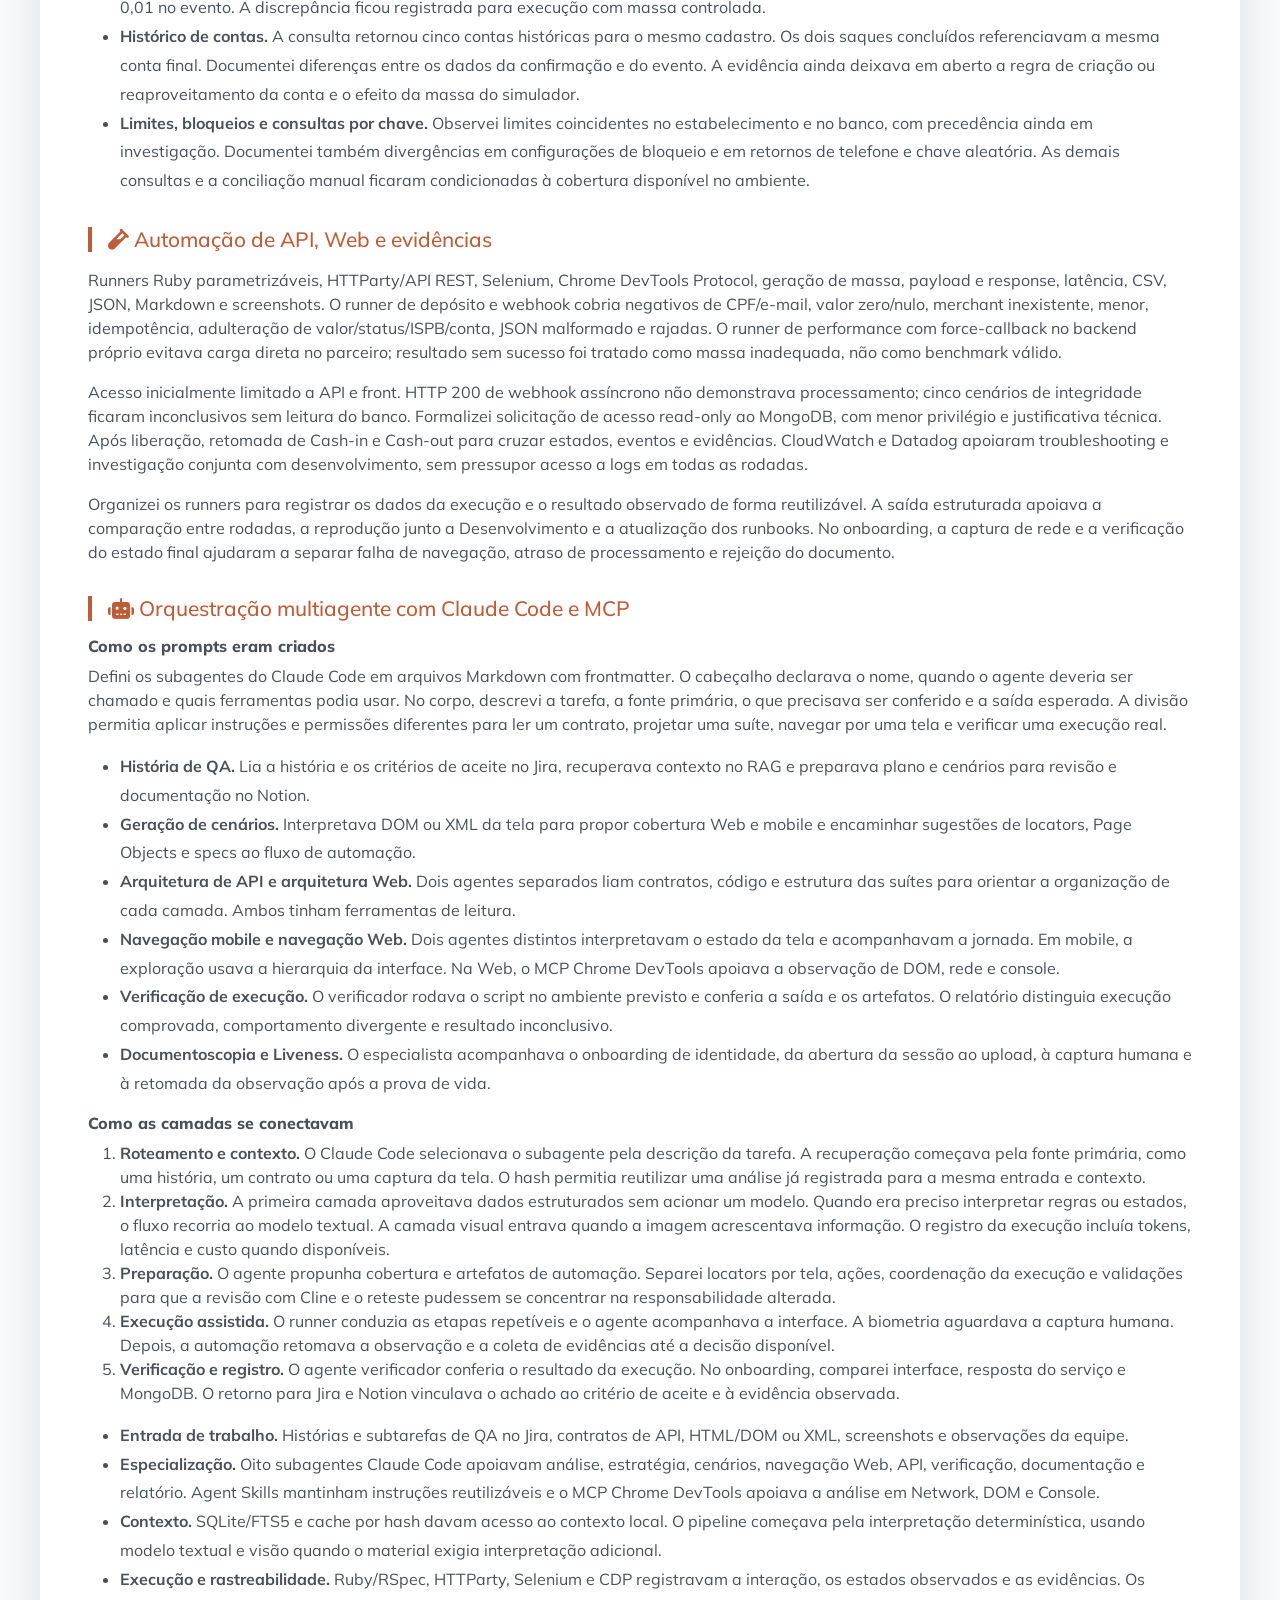
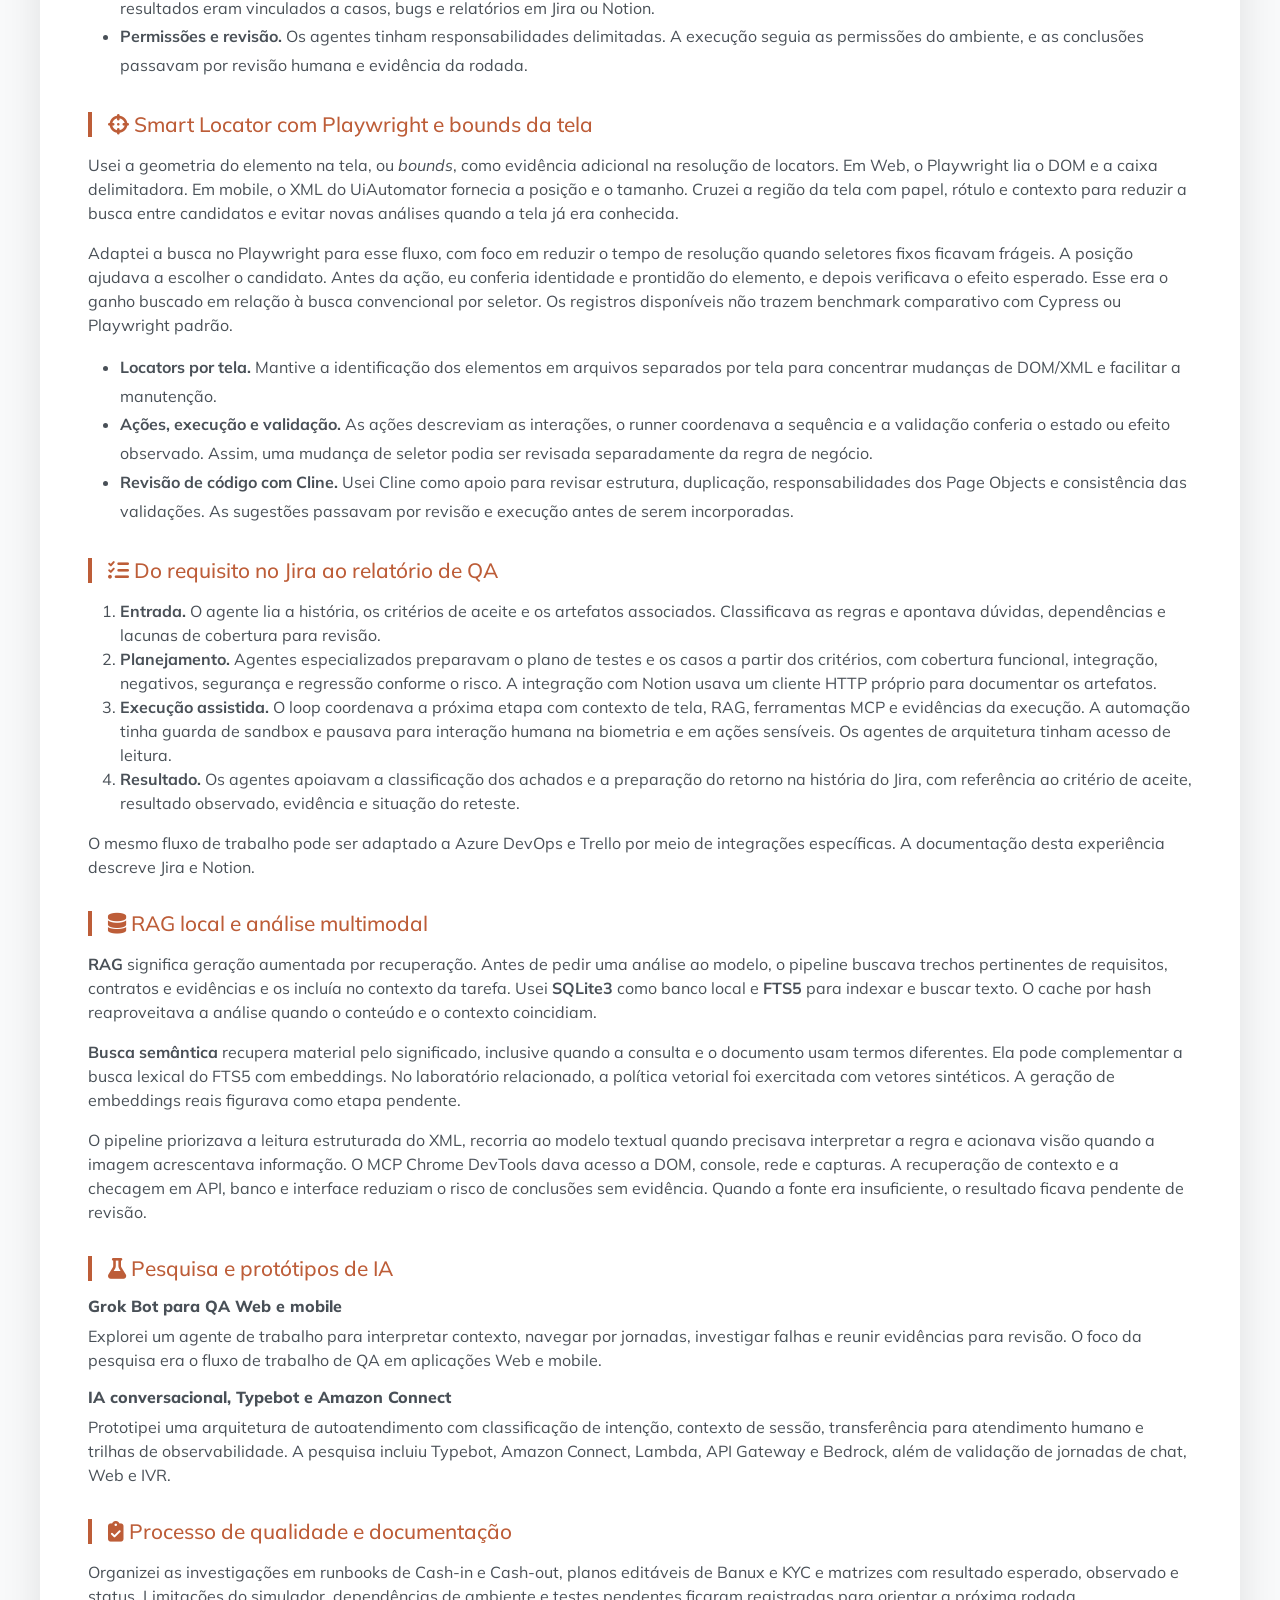
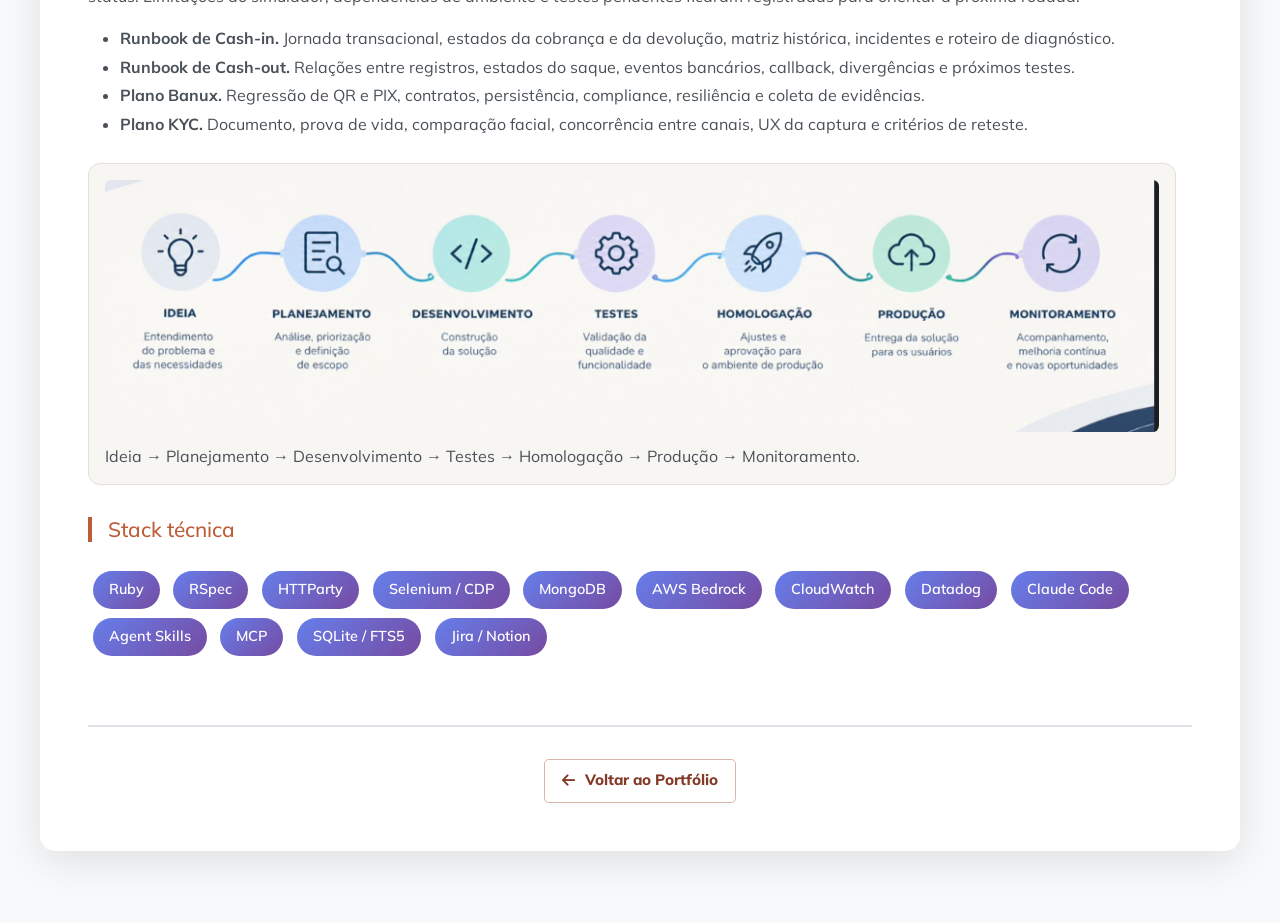
<file: exp_pay2free.html>
<!DOCTYPE html>
<html lang="pt-BR">
<head>
  <meta charset="utf-8">
  <meta name="viewport" content="width=device-width, initial-scale=1, shrink-to-fit=no">
  <meta name="description" content="Francisco Carvalho — Pay2Free, PIX, identidade digital e engenharia de qualidade">
  <title>Pay2Free / Estrela Bet / StelarGaming - Francisco Carvalho | QA Sênior</title>

  <link href="https://cdn.jsdelivr.net/npm/bootstrap@5.3.0/dist/css/bootstrap.min.css" rel="stylesheet">
  <link rel="stylesheet" href="https://cdnjs.cloudflare.com/ajax/libs/font-awesome/6.4.0/css/all.min.css">
  <link href="https://fonts.googleapis.com/css2?family=Saira+Extra+Condensed:wght@500;700&family=Muli:wght@400;800&display=swap" rel="stylesheet">

  <style>
    :root {
      --primary-color: #bd5d38;
      --secondary-color: #495057;
      --dark-bg: #1a1a2e;
    }

    body {
      font-family: 'Muli', sans-serif;
      color: var(--secondary-color);
      background: #f8f9fa;
      padding: 2rem 0;
    }

    .detail-container {
      max-width: 1200px;
      margin: 80px auto 40px;
      background: white;
      padding: 3rem;
      border-radius: 15px;
      box-shadow: 0 10px 40px rgba(0,0,0,0.1);
    }

    .company-header {
      text-align: center;
      padding-bottom: 2rem;
      border-bottom: 3px solid var(--primary-color);
      margin-bottom: 3rem;
    }

    .company-header h1 {
      color: var(--dark-bg);
      font-size: 2.5rem;
      margin-bottom: 0.5rem;
    }

    .company-header h2 {
      color: var(--primary-color);
      font-size: 1.8rem;
      font-weight: 400;
    }

    .company-header .meta {
      color: var(--secondary-color);
      font-size: 1.1rem;
      margin-top: 1rem;
    }

    h5 {
      color: var(--primary-color);
      margin-top: 2rem;
      margin-bottom: 1rem;
      font-size: 1.3rem;
      border-left: 4px solid var(--primary-color);
      padding-left: 1rem;
    }

    ul {
      line-height: 1.8;
    }

    .skill-badge {
      display: inline-block;
      background: linear-gradient(135deg, #667eea 0%, #764ba2 100%);
      color: white;
      padding: 0.5rem 1rem;
      margin: 0.3rem;
      border-radius: 20px;
      font-size: 0.9rem;
      font-weight: 600;
    }

    .bottom-navigation {
      text-align: center;
      margin-top: 4rem;
      padding-top: 2rem;
      border-top: 2px solid #dee2e6;
    }

    code {
      background: #f4f4f4;
      padding: 2px 6px;
      border-radius: 3px;
      color: #d63384;
      font-size: 0.9em;
    }

    table {
      margin-top: 1rem;
      width: 100%;
      border-collapse: collapse;
    }

    th, td {
      border: 1px solid #ddd;
      padding: 8px;
      text-align: left;
    }

    th {
      background: #f8f9fa;
    }

    @media (max-width: 768px) {
      .detail-container {
        margin: 60px 1rem 40px;
        padding: 1.5rem;
      }
      
    }
    .detail-container section { scroll-margin-top: 5rem; }
    .detail-container h6 { font-weight: 800; }
  </style>
  <link href="css/portfolio-case.css" rel="stylesheet">
</head>

<body>
  <div class="detail-top-actions">
    <a href="index.html#pay2free" class="portfolio-button portfolio-button--secondary">
    <i class="fas fa-arrow-left"></i> Voltar ao Portfólio
    </a>
  </div>

  <div class="detail-container">
    <div class="company-header">
      <h1>Pay2Free / Estrela Bet / StelarGaming</h1>
      <h2>Senior Quality Engineer / SDET</h2>
      <div class="meta">
        <i class="far fa-calendar-alt"></i> Tecla T · Julho a novembro de 2026 · Híbrido, SP
      </div>
    </div>

    <p>Atuei em qualidade de <strong>identidade digital e pagamentos PIX</strong> na Pay2Free, com KYC, documentoscopia, prova de vida, Face Match, depósitos e saques nas integrações Banux/Pixer. Acompanhei os fluxos da interface à decisão persistida, com trabalho de automação, investigação e reteste em sandbox junto a Desenvolvimento.</p>
    <p>Em pagamentos, acompanhei o retorno HTTP, o estado financeiro, a decisão de negócio e a entrega do callback. Na automação, um dos runners suportava 18 dos 50 cenários do catálogo Banux. Na identidade digital, revalidei as etapas de OCR e PAD no AWS Bedrock e conferi os resultados com o estado do onboarding.</p>

    <section id="metodo">
      <h5><i class="fas fa-clipboard-check" aria-hidden="true"></i> Como conduzi a validação de ponta a ponta</h5>
      <ol>
        <li><strong>Defini a regra e a evidência esperada.</strong> Antes de executar, mapeei a jornada e identifiquei o que deveria acontecer em cada camada: resposta da API, evento assíncrono, estado no banco e retorno para o usuário ou estabelecimento.</li>
        <li><strong>Preparei o ambiente e a massa.</strong> Registrei a configuração inicial, a dependência do simulador ou fornecedor e os dados necessários para reproduzir a execução. Ao avaliar uma regra configurável, comparei o comportamento com a regra ativada e desativada.</li>
        <li><strong>Executei e capturei os pontos de correlação.</strong> Usei Ruby/HTTParty nos fluxos de API e Selenium/CDP no onboarding Web. Registrei o identificador da execução, os horários e os retornos para acompanhar a mesma operação entre interface, serviços e banco.</li>
        <li><strong>Conferi o estado persistido.</strong> Com acesso de leitura ao MongoDB, comparei cobrança, saque, devolução e callback nos fluxos PIX. No KYC, cruzei OCR, decisão biométrica e estado de verificação. Quando disponíveis, CloudWatch e Datadog ajudaram a reconstruir a sequência.</li>
        <li><strong>Registrei a conclusão e tratei o reteste.</strong> Documentei a primeira divergência entre o esperado e o observado e levei a evidência a Desenvolvimento. Quando o simulador ou a massa limitava a conclusão, registrei a dependência e o que precisava ser verificado em nova execução.</li>
      </ol>
    </section>

    <section id="kyc">
      <h5><i class="fas fa-id-card" aria-hidden="true"></i> KYC e biometria facial</h5>
      <p>Acompanhei a jornada desde a consulta cadastral e abertura da sessão até a decisão de verificação. O objetivo era demonstrar que o estado apresentado ao usuário correspondia às etapas efetivamente concluídas no backend.</p>
      <ul>
        <li><strong>Consulta e elegibilidade.</strong> Comparei retornos para cadastros regulares, inválidos, não localizados e sujeitos a restrições. Cruzei o Hub, o cache de Liveness, a base de consultas sem resultado e o fornecedor para investigar campos ausentes, registros não gravados e reconsultas indevidas por plano.</li>
        <li><strong>Jornada Web e mobile.</strong> Acompanhei o disparo e a autenticação, o consentimento, a seleção e o envio do documento, o OCR e a captura facial. A automação cuidava do disparo, upload e navegação. A selfie permanecia manual.</li>
        <li><strong>Validação biométrica.</strong> Correlacionei o identificador da jornada com a leitura documental, o veredito de prova de vida, a execução do Face Match, a similaridade e o estado persistido. Avaliei cada etapa separadamente para localizar divergências de decisão.</li>
      </ul>
      <p><strong>Similaridade facial observada.</strong> Em duas verificações com correspondência, o sistema registrou scores de <strong>68,44 e 59,31</strong> diante de um limiar configurado de <strong>40</strong> no ambiente observado. Conferi o score, o limiar, o veredito e o indicador de execução do Face Match. A cobertura próxima ao limiar e a comparação entre pessoas diferentes ficaram em aberto. Os valores são scores do motor, cuja interpretação como porcentagem exige confirmação da escala.</p>
    </section>

    <section id="execucao-assistida">
      <h5><i class="fas fa-user-check" aria-hidden="true"></i> Automação de onboarding com agentes e pausa para biometria</h5>
      <p>O onboarding era uma aplicação da <strong>automação orquestrada por agentes</strong>. Os agentes usavam requisitos, evidências recuperadas pelo RAG e observações da interface para decidir como acompanhar a jornada. O runner Ruby com Selenium/CDP executava as etapas repetíveis. O trabalho com Playwright, Smart Locator e MCP complementava a automação Web na identificação de elementos, navegação e análise da interface.</p>
      <ol>
        <li><strong>Início da jornada.</strong> O runner disparava a sessão, acompanhava a navegação, registrava o identificador da transação e preparava o upload. O agente ajudava a interpretar a tela e a identificar mudanças que afetavam a execução.</li>
        <li><strong>Captura facial.</strong> Ao chegar à etapa de biometria, o fluxo aguardava a interação humana. Eu realizava a captura e cumpria as orientações de prova de vida na interface. O resultado biométrico vinha do serviço de identidade.</li>
        <li><strong>Retomada e verificação.</strong> Depois da captura, a automação acompanhava a navegação e as respostas de rede até o resultado. Correlacionei a mesma transação com o retorno de OCR, PAD, Face Match e a decisão persistida no MongoDB.</li>
        <li><strong>Revisão da execução.</strong> Verifiquei se havia um desfecho explícito e se interface, API e banco concordavam. Diante de uma divergência, localizei a etapa em que ela surgiu e registrei a evidência para investigação ou reteste.</li>
      </ol>
      <p>O acervo documenta três rotinas Ruby para disparo de Liveness, envio de documento e acompanhamento completo da jornada. A execução se conectava ao <a href="#jira-qa">fluxo de QA no Jira</a> pelos critérios de aceite e pelas evidências usadas no retorno da história.</p>
    </section>

    <section id="orquestracao">
      <h5><i class="fas fa-network-wired" aria-hidden="true"></i> Orquestração KYC e integração com fornecedores</h5>
      <p>Documentei o encadeamento de consentimento, seleção de documento, frente e verso, upload, OCR, selfie real, PAD, Face Match e decisão de onboarding. Conferi a coerência entre tela, API, MongoDB e BackOffice, incluindo diferenças entre Web e mobile e os pontos em que o usuário poderia retomar uma sessão em outro canal.</p>
      <p>Avaliei a operação com <strong>Unico, Serasa e o motor próprio</strong>. O motor interno fazia parte da estratégia de substituição futura dos provedores externos. Durante a transição, acompanhei seleção de fornecedor, pesos, prioridades, fallback em indisponibilidade, cache por plano e reconsulta. Conferi qual rota foi escolhida, qual resultado chegou ao backend e qual decisão foi persistida. Na consulta cadastral, usei a persistência para diferenciar ausência de registro, retorno incompleto e reconsulta indevida.</p>
      <p>Nas evidências de OCR, comparei a extração dos dados com os atributos de qualidade do documento, a mensagem de nova captura e o estado de onboarding. A matriz de reteste incluiu documento digital por canal, concorrência Web/mobile, tentativas e bloqueio, qualidade da selfie e tempo de resposta. A presença de documento vencido ou desgastado foi registrada como variável das amostras.</p>
    </section>

    <section id="bedrock">
      <h5><i class="fas fa-brain" aria-hidden="true"></i> AWS Bedrock · Documentoscopia e segurança de IA</h5>
      <p>Reteste após troca de modelos no AWS Bedrock: Grok 4.3 para OCR/documentoscopia e Gemma 3 12B IT para PAD; registro anterior mencionava Claude Sonnet, sem identificação verificável de versão. Objetivo: avaliar entradas adversariais, separação entre OCR e validação de identidade, detecção de instruções não confiáveis, segurança de upload e decisão server-side. Testes autorizados em sandbox, com documentos próprios e massas sintéticas. Evidências brutas mantidas fora do Git. Não foram usados rostos de terceiros sem consentimento.</p>
      <p>Comparei o reconhecimento do documento, a presença facial e a decisão final para identificar em qual camada cada resultado era produzido. Essa distinção orientou a análise de inconsistências entre o retorno do modelo, o estado no MongoDB e a orientação entregue ao usuário.</p>
      <ul>
        <li><strong>Grok 4.3 e documentoscopia.</strong> Na revisão do pipeline, avaliei tipificação de CNH, RG/CIN e passaporte, leitura de frente e verso, extração de campos, qualidade da imagem e consistência com o cadastro.</li>
        <li><strong>Gemma 3 e prova de vida.</strong> Acompanhei o retorno de PAD e comparei a decisão de presença real com a etapa posterior de Face Match e o resultado gravado. Isso permitiu avaliar qual componente aprovava, rejeitava ou encaminhava a jornada.</li>
        <li><strong>Resultado por camada.</strong> Houve rejeições antes da análise do modelo e também jornadas em que o OCR extraiu conteúdo, mas a camada biométrica bloqueou a verificação. Registrei esse comportamento nas condições exercitadas, preservando a diferença entre a leitura de um documento e a aprovação da identidade.</li>
      </ul>
      <p><strong>Cobertura documental por canal.</strong> Conferi o tipo selecionado e o reconhecido, a disponibilidade de documento digital na Web e no mobile, a leitura de frente e verso quando exigida e o tratamento de documentos vencidos, danificados ou com baixa qualidade de captura. Comparei o motivo registrado com a orientação apresentada ao usuário.</p>
    </section>

    <section id="seguranca">
      <h5><i class="fas fa-shield-alt" aria-hidden="true"></i> Segurança cibernética e integridade de IA e APIs</h5>
      <p>Atuei em duas superfícies ligadas ao risco financeiro: a API que recebe e processa eventos PIX e a documentoscopia que fornece evidências para decisões de identidade. Em ambas, acompanhei o dado de entrada, a decisão de cada serviço, o estado persistido e o efeito sobre o usuário ou a transação.</p>
      <h6>Segurança das APIs de pagamento</h6>
      <ul>
        <li><strong>Prompt injection em entradas multimodais.</strong> Em sandbox autorizado, avaliei se conteúdo não confiável em documentos e imagens era tratado como dado. Registrei quando a entrada era barrada no upload, quando o OCR apresentava inconsistências e quando a decisão final era tomada pela camada biométrica ou pelas regras do backend.</li>
        <li><strong>Integridade de payloads e eventos de pagamento.</strong> Explorei cenários de envenenamento de payload e inconsistência entre valor, status e dados bancários. Cruzei validação de contrato, resposta da API, persistência no MongoDB e efeitos sobre a transação para avaliar se entradas inconsistentes alteravam indevidamente o estado financeiro.</li>
        <li><strong>Segurança de APIs e regras de negócio.</strong> Verifiquei autenticação e contexto do estabelecimento, validação de campos obrigatórios e valores inválidos, consistência de conta e titularidade, e aplicação de regras de compliance antes da autorização. Em cada camada, conferi o retorno da API e se havia registro ou efeito financeiro posterior.</li>
        <li><strong>Eventos assíncronos e proteção contra duplicidade.</strong> Analisei idempotência, repetição de solicitações e consistência entre o evento bancário e o estado da cobrança ou saque. Usei MongoDB e telemetria para distinguir rejeição, aceitação para processamento, devolução e falha de entrega do callback.</li>
        <li><strong>Limites da evidência.</strong> Registrei separadamente detecção pelo modelo, rejeição pelo backend e impacto no fluxo. Nas integrações Unico e Serasa, as evidências de comportamento inesperado foram encaminhadas pela equipe aos fornecedores para análise.</li>
      </ul>
      <p><strong>O que as evidências demonstraram.</strong> Na criação de depósito, observei rejeição por CPF inválido, recusa de autorização para estabelecimento inexistente e retorno específico de limite de geração de QR Codes. No processamento assíncrono, acompanhei eventos que receberam HTTP 200 e depois acionaram bloqueio e devolução por regra de negócio. No MongoDB, conferi o motivo, o vínculo com a cobrança e a referência da reversão. A aceitação da devolução pelo parceiro, com estado ainda em processamento, foi registrada como uma etapa distinta da liquidação.</p>

      <h6>Prompt injection na documentoscopia e encaminhamento aos fornecedores</h6>
      <p>Em avaliações autorizadas, a equipe reproduziu comportamento vulnerável a <strong>prompt injection na documentoscopia</strong> nas integrações com <strong>Serasa e Unico</strong>. A investigação avaliou o envenenamento do payload documental, ou seja, se conteúdo não confiável no documento ou nos dados derivados influenciava o resultado da leitura. A equipe consolidou as evidências e encaminhou os achados aos fornecedores para análise e mitigação.</p>
      <p>Para avaliar o impacto, diferenciei a alteração no comportamento do OCR da decisão de verificação de identidade. Cruzei o resultado documental com prova de vida, Face Match, regra de autorização e estado final no MongoDB. Na campanha do motor próprio no Bedrock, documentei rejeições no upload, inconsistências na extração e situações em que a etapa facial barrou a verificação após o OCR. Isso mostrou onde os controles atuaram nas execuções observadas.</p>

      <h6>Cobertura complementar proposta</h6>
      <ul>
        <li><strong>Controle de acesso e segregação.</strong> Verificar autorização por operação e estabelecimento, escopo de credenciais e acesso aos registros de transação e onboarding, incluindo a consistência entre API e BackOffice.</li>
        <li><strong>Autenticidade e ciclo de vida dos eventos.</strong> Cobrir verificação de origem, repetição, eventos fora de ordem, idempotência, conciliação e retentativas. Conferir que o estado financeiro e a entrega do callback permanecem rastreáveis.</li>
        <li><strong>Validação independente da saída de IA.</strong> Conferir schema, coerência dos campos, origem do dado, tratamento de erros e decisão final no backend. Revalidar a cobertura após troca de modelo ou fornecedor, com amostras autorizadas e evidência por camada.</li>
        <li><strong>Proteção de dados e observabilidade.</strong> Revisar o mascaramento de dados de identidade em logs, relatórios e evidências, os registros de acesso e a correlação necessária para investigação sem exposição de dados pessoais.</li>
      </ul>
    </section>

    <section id="ux-captura">
      <h5><i class="fas fa-mobile-alt" aria-hidden="true"></i> Experiência de captura e automação do onboarding</h5>
      <p>Correções de automação: detecção genérica de carregamento em vez de frases fixas; ramificação por URL de retorno; interceptação XHR além de fetch; investigação de permissões de câmera CDP; consentimento adicional; espera ativa de navegação; tratamento de DOM stale após upload; nova leitura quando tela ainda renderizava. Evidência de sucesso baseada no estado final explícito, não em sessão expirada ou tela intermediária.</p>
      <p>Campanha curta pré-deploy de feedbacks: passaporte com sombra, reflexo, baixa luminosidade, posição da mão e resolução. Reutilização de imagem anteriormente aceita, agora recusada repetidamente. Front exibiu baixa resolução e orientação para câmera mesmo na jornada upload. Banco registrou extração de dados essenciais, documento reconhecido, foto 3x4 aceitável, qualidade global ruim e recomendação de nova foto. Documento desgastado e vencido são fatores de confusão; não se conclui falso negativo sem contrato de qualidade e controle de massa. Risco de abandono e mensagem descontextualizada discutidos com desenvolvimento. Sem logs nesta rodada; hipótese de pré-processamento por Lambda não confirmada.</p>
      <p><strong>Resultado observado no MongoDB.</strong> Em um registro, onboarding e verificação ainda estavam em solicitação, com ocorrências de baixa qualidade no OCR. No outro, o documento foi classificado como danificado e a jornada terminou com falha documental e verificação reprovada. A classificação do passaporte e a extração de campos puderam ser observadas mesmo com a recusa. Usei essa comparação para distinguir o reconhecimento do documento, a avaliação de qualidade e o resultado da jornada.</p>
    </section>

    <section id="pix">
      <h5><i class="fas fa-arrow-circle-down" aria-hidden="true"></i> PIX Cash-in · Depósitos, compliance e devolução</h5>
      <p>Preparei o sandbox para acompanhar o depósito pela integração Banux. Correlacionei solicitação, cobrança e evento bancário pelo identificador da transação. A partir desse vínculo, conferi a decisão de compliance e procurei o registro da devolução ou da comunicação ao estabelecimento.</p>
      <p><strong>Resultado observado no MongoDB.</strong> Com a regra de conta divergente ativa, a cobrança entrou em processamento de devolução e foi criado um registro de devolução automática. Em outra execução, o banco registrou a falha de entrega do callback. A evidência permitiu distinguir o início da devolução, a confirmação final e a entrega da notificação ao estabelecimento.</p>
      <ul>
        <li><strong>QR e integridade do depósito.</strong> Validei a relação entre cadastro, emissão do QR, cobrança, recebimento e persistência, incluindo reaproveitamento de cadastros e comportamento diante de nova solicitação. Localizei a referência externa do cliente no banco. A regra formal de unicidade dessa referência ficou em aberto.</li>
        <li><strong>Regras de negócio e BackOffice.</strong> Comparei a configuração do estabelecimento com o resultado de cadastro, conta divergente, PIX cruzado e restrições de compliance. O acompanhamento ia da decisão registrada até a ação posterior sobre a cobrança.</li>
        <li><strong>Limites de testabilidade.</strong> Documentei o recebimento de um depósito externo sem cobrança correlata e sem devolução registrada. Na conciliação manual, o simulador bloqueou a validação. Registrei a limitação para orientar a próxima rodada.</li>
      </ul>
    </section>

    <section id="cashout">
      <h5><i class="fas fa-arrow-circle-up" aria-hidden="true"></i> PIX Cash-out · Saques, conciliação e callbacks</h5>
      <p><strong>Biometria facial como condição para sacar.</strong> O fluxo exigia verificação facial para liberar o saque. Na validação da jornada, a prova de vida verificava a presença real e o Face Match comparava a selfie com a referência de identidade. O ponto de controle era a decisão de autorização no backend, conferida em conjunto com o estado do saque e o resultado comunicado ao usuário.</p>
      <p>Acompanhei o saque da solicitação à validação da chave, confirmação do parceiro, evento bancário e callback. Cruzei o pagamento e a conta bancária referenciada com os registros de confirmação. Também comparei configurações de limite e bloqueio entre as camadas, com a precedência das regras ainda em investigação.</p>
      <p><strong>Resultado observado no MongoDB.</strong> Em quatro saques investigados, dois permaneciam em processamento sem referência de conta bancária. Dos dois concluídos, um tinha valor consistente entre banco e evento e o outro apresentava divergência. No registro consistente, foi possível reconstruir a ordem entre confirmação, conclusão e gravação do callback. A origem das divergências de valor e dados bancários ficou em investigação, pois o comportamento do simulador ainda precisava ser isolado.</p>
      <ul>
        <li><strong>Integridade do saque.</strong> Cruzei o valor, o estado e a conta vinculada com as informações devolvidas na confirmação e no evento bancário. As divergências de agência, conta e instituição foram registradas com a respectiva etapa de origem observada.</li>
        <li><strong>Conciliação e comunicação.</strong> Usei os horários para reconstruir a sequência. Em um saque concluído, decorreram cerca de 22 minutos da confirmação inicial à conclusão, e o callback foi gravado cerca de três segundos depois. A gravação foi a evidência disponível para essa etapa.</li>
        <li><strong>Dependências da validação.</strong> Documentei o que ainda dependia de confirmação do simulador, de retentativas, de jobs assíncronos e da precedência entre regras de limite e bloqueio.</li>
      </ul>
    </section>

    <section id="runbooks">
      <h5><i class="fas fa-search" aria-hidden="true"></i> Investigação transacional e suporte ao reteste</h5>
      <h6>Conta divergente, restrições de cadastro e devolução</h6>
      <p>Usei as versões do runbook de Cash-in e as evidências de execução para acompanhar o mesmo depósito em condições diferentes de configuração. Comparei o resultado com a regra de divergência desativada e ativada. Quando a regra bloqueou o depósito, conferi o estado da cobrança e a criação da devolução automática. A solicitação de devolução aceita pelo parceiro e a confirmação terminal foram tratadas como eventos distintos.</p>
      <p>Nos cenários de menor de idade, óbito, pessoa jurídica, lista restritiva e PIX cruzado, o foco da verificação era identificar a decisão de negócio e os registros posteriores. Isso permitiu documentar quando o bloqueio havia sido aplicado e quando uma condição de massa ou fornecedor impedia avaliar a regra isoladamente.</p>
      <h6>Retentativas, persistência e callback</h6>
      <p>Conferi se o evento bancário, a persistência do pagamento e a entrega ao estabelecimento mantinham estados coerentes em processamento assíncrono. Em uma rodada de Cash-in, a falha de entrega do callback ficou registrada enquanto a decisão financeira seguia seu próprio estado. A cobertura de conciliação manual permaneceu bloqueada por comportamento do simulador, com ajuste de ambiente ou homologação assistida como caminhos de reteste.</p>
      <p>No Cash-out, cruzei o estado do saque, a conta bancária referenciada, a confirmação do parceiro, o evento bancário e o callback. Registrei separadamente divergências de valor e de dados bancários. Mantive pendentes os cenários que dependiam de jobs, cache, retentativas ou comprovação de liquidação fora do sandbox.</p>
    </section>

    <section id="integracoes-bancarias">
      <h5><i class="fas fa-landmark" aria-hidden="true"></i> Integrações bancárias, consultas e rastreabilidade no MongoDB</h5>
      <h6>Elegibilidade para saque e confirmação bancária</h6>
      <p>A jornada só permitia sacar a quem tivesse cadastro e verificação facial aprovada. A prova de vida verificava a presença da pessoa, enquanto o Face Match conferia a correspondência com a referência de identidade. Essas verificações faziam parte da elegibilidade. Em seguida, a autorização precisava ser acompanhada na operação de saque, com a chave PIX, o recebedor, os dados bancários e as regras do estabelecimento.</p>
      <p>Na integração Pay2Free com Banux/Pixer, diferenciei as etapas de solicitação, validação da chave, confirmação pelo parceiro, evento bancário, atualização do saque e comunicação ao estabelecimento. O simulador permitia exercitar parte desse percurso. As consultas e conciliações que dependiam do BackOffice ou da instituição financeira foram registradas conforme a disponibilidade do ambiente.</p>

      <h6>O que eu consultava no banco em cada etapa</h6>
      <ul>
        <li><strong>Identidade e configuração.</strong> Correlacionei o cadastro e a decisão de verificação facial com a solicitação de saque. Na configuração financeira, consultei estabelecimento, plataforma, conta da instituição, limites e bloqueios para entender quais regras poderiam influenciar a autorização.</li>
        <li><strong>Conta e recebedor.</strong> Conferi a conta bancária referenciada pelo pagamento e comparei documento de titularidade, agência, conta e identificador da instituição com os dados da confirmação e do evento. A existência de registros históricos exigia seguir a conta vinculada ao saque, além de consultar o cadastro do cliente.</li>
        <li><strong>Depósito e devolução.</strong> Relacionei a solicitação de depósito à cobrança e ao evento bancário pelo identificador da transação. Quando compliance bloqueava a operação, busquei o registro de devolução automática e o estado da reversão. O acompanhamento separava abertura, aceitação para processamento e confirmação da devolução.</li>
        <li><strong>Saque e callback.</strong> Relacionei a solicitação de saque ao registro do pagamento, à conta utilizada, ao evento bancário e ao callback do estabelecimento. Comparei os estados e os horários da solicitação, do processamento e da conclusão. A persistência do callback demonstrava sua criação, e a comprovação da entrega dependia do respectivo retorno.</li>
      </ul>

      <h6>O que os registros demonstraram em sandbox</h6>
      <ul>
        <li><strong>Transições e valores.</strong> Em um saque de R$ 0,08, o valor convergiu entre o pagamento e o evento. O banco registrou a passagem de solicitado para em processamento e concluído, com o callback correlacionado. Outro saque foi marcado como concluído com R$ 0,06 no pagamento e R$ 0,01 no evento. A discrepância ficou registrada para execução com massa controlada.</li>
        <li><strong>Histórico de contas.</strong> A consulta retornou cinco contas históricas para o mesmo cadastro. Os dois saques concluídos referenciavam a mesma conta final. Documentei diferenças entre os dados da confirmação e do evento. A evidência ainda deixava em aberto a regra de criação ou reaproveitamento da conta e o efeito da massa do simulador.</li>
        <li><strong>Limites, bloqueios e consultas por chave.</strong> Observei limites coincidentes no estabelecimento e no banco, com precedência ainda em investigação. Documentei também divergências em configurações de bloqueio e em retornos de telefone e chave aleatória. As demais consultas e a conciliação manual ficaram condicionadas à cobertura disponível no ambiente.</li>
      </ul>
    </section>

    <section id="automacao">
      <h5><i class="fas fa-vial" aria-hidden="true"></i> Automação de API, Web e evidências</h5>
      <p>Runners Ruby parametrizáveis, HTTParty/API REST, Selenium, Chrome DevTools Protocol, geração de massa, payload e response, latência, CSV, JSON, Markdown e screenshots. O runner de depósito e webhook cobria negativos de CPF/e-mail, valor zero/nulo, merchant inexistente, menor, idempotência, adulteração de valor/status/ISPB/conta, JSON malformado e rajadas. O runner de performance com force-callback no backend próprio evitava carga direta no parceiro; resultado sem sucesso foi tratado como massa inadequada, não como benchmark válido.</p>
      <p>Acesso inicialmente limitado a API e front. HTTP 200 de webhook assíncrono não demonstrava processamento; cinco cenários de integridade ficaram inconclusivos sem leitura do banco. Formalizei solicitação de acesso read-only ao MongoDB, com menor privilégio e justificativa técnica. Após liberação, retomada de Cash-in e Cash-out para cruzar estados, eventos e evidências. CloudWatch e Datadog apoiaram troubleshooting e investigação conjunta com desenvolvimento, sem pressupor acesso a logs em todas as rodadas.</p>
      <p>Organizei os runners para registrar os dados da execução e o resultado observado de forma reutilizável. A saída estruturada apoiava a comparação entre rodadas, a reprodução junto a Desenvolvimento e a atualização dos runbooks. No onboarding, a captura de rede e a verificação do estado final ajudaram a separar falha de navegação, atraso de processamento e rejeição do documento.</p>
    </section>

    <section id="agentes">
      <h5><i class="fas fa-robot" aria-hidden="true"></i> Orquestração multiagente com Claude Code e MCP</h5>
      <h6>Como os prompts eram criados</h6>
      <p>Defini os subagentes do Claude Code em arquivos Markdown com frontmatter. O cabeçalho declarava o nome, quando o agente deveria ser chamado e quais ferramentas podia usar. No corpo, descrevi a tarefa, a fonte primária, o que precisava ser conferido e a saída esperada. A divisão permitia aplicar instruções e permissões diferentes para ler um contrato, projetar uma suíte, navegar por uma tela e verificar uma execução real.</p>
      <ul>
        <li><strong>História de QA.</strong> Lia a história e os critérios de aceite no Jira, recuperava contexto no RAG e preparava plano e cenários para revisão e documentação no Notion.</li>
        <li><strong>Geração de cenários.</strong> Interpretava DOM ou XML da tela para propor cobertura Web e mobile e encaminhar sugestões de locators, Page Objects e specs ao fluxo de automação.</li>
        <li><strong>Arquitetura de API e arquitetura Web.</strong> Dois agentes separados liam contratos, código e estrutura das suítes para orientar a organização de cada camada. Ambos tinham ferramentas de leitura.</li>
        <li><strong>Navegação mobile e navegação Web.</strong> Dois agentes distintos interpretavam o estado da tela e acompanhavam a jornada. Em mobile, a exploração usava a hierarquia da interface. Na Web, o MCP Chrome DevTools apoiava a observação de DOM, rede e console.</li>
        <li><strong>Verificação de execução.</strong> O verificador rodava o script no ambiente previsto e conferia a saída e os artefatos. O relatório distinguia execução comprovada, comportamento divergente e resultado inconclusivo.</li>
        <li><strong>Documentoscopia e Liveness.</strong> O especialista acompanhava o onboarding de identidade, da abertura da sessão ao upload, à captura humana e à retomada da observação após a prova de vida.</li>
      </ul>
      <h6>Como as camadas se conectavam</h6>
      <ol>
        <li><strong>Roteamento e contexto.</strong> O Claude Code selecionava o subagente pela descrição da tarefa. A recuperação começava pela fonte primária, como uma história, um contrato ou uma captura da tela. O hash permitia reutilizar uma análise já registrada para a mesma entrada e contexto.</li>
        <li><strong>Interpretação.</strong> A primeira camada aproveitava dados estruturados sem acionar um modelo. Quando era preciso interpretar regras ou estados, o fluxo recorria ao modelo textual. A camada visual entrava quando a imagem acrescentava informação. O registro da execução incluía tokens, latência e custo quando disponíveis.</li>
        <li><strong>Preparação.</strong> O agente propunha cobertura e artefatos de automação. Separei locators por tela, ações, coordenação da execução e validações para que a revisão com Cline e o reteste pudessem se concentrar na responsabilidade alterada.</li>
        <li><strong>Execução assistida.</strong> O runner conduzia as etapas repetíveis e o agente acompanhava a interface. A biometria aguardava a captura humana. Depois, a automação retomava a observação e a coleta de evidências até a decisão disponível.</li>
        <li><strong>Verificação e registro.</strong> O agente verificador conferia o resultado da execução. No onboarding, comparei interface, resposta do serviço e MongoDB. O retorno para Jira e Notion vinculava o achado ao critério de aceite e à evidência observada.</li>
      </ol>
      <ul>
        <li><strong>Entrada de trabalho.</strong> Histórias e subtarefas de QA no Jira, contratos de API, HTML/DOM ou XML, screenshots e observações da equipe.</li>
        <li><strong>Especialização.</strong> Oito subagentes Claude Code apoiavam análise, estratégia, cenários, navegação Web, API, verificação, documentação e relatório. Agent Skills mantinham instruções reutilizáveis e o MCP Chrome DevTools apoiava a análise em Network, DOM e Console.</li>
        <li><strong>Contexto.</strong> SQLite/FTS5 e cache por hash davam acesso ao contexto local. O pipeline começava pela interpretação determinística, usando modelo textual e visão quando o material exigia interpretação adicional.</li>
        <li><strong>Execução e rastreabilidade.</strong> Ruby/RSpec, HTTParty, Selenium e CDP registravam a interação, os estados observados e as evidências. Os resultados eram vinculados a casos, bugs e relatórios em Jira ou Notion.</li>
        <li><strong>Permissões e revisão.</strong> Os agentes tinham responsabilidades delimitadas. A execução seguia as permissões do ambiente, e as conclusões passavam por revisão humana e evidência da rodada.</li>
      </ul>
    </section>

    <section id="smart-locator">
      <h5><i class="fas fa-crosshairs" aria-hidden="true"></i> Smart Locator com Playwright e bounds da tela</h5>
      <p>Usei a geometria do elemento na tela, ou <em>bounds</em>, como evidência adicional na resolução de locators. Em Web, o Playwright lia o DOM e a caixa delimitadora. Em mobile, o XML do UiAutomator fornecia a posição e o tamanho. Cruzei a região da tela com papel, rótulo e contexto para reduzir a busca entre candidatos e evitar novas análises quando a tela já era conhecida.</p>
      <p>Adaptei a busca no Playwright para esse fluxo, com foco em reduzir o tempo de resolução quando seletores fixos ficavam frágeis. A posição ajudava a escolher o candidato. Antes da ação, eu conferia identidade e prontidão do elemento, e depois verificava o efeito esperado. Esse era o ganho buscado em relação à busca convencional por seletor. Os registros disponíveis não trazem benchmark comparativo com Cypress ou Playwright padrão.</p>
      <ul>
        <li><strong>Locators por tela.</strong> Mantive a identificação dos elementos em arquivos separados por tela para concentrar mudanças de DOM/XML e facilitar a manutenção.</li>
        <li><strong>Ações, execução e validação.</strong> As ações descreviam as interações, o runner coordenava a sequência e a validação conferia o estado ou efeito observado. Assim, uma mudança de seletor podia ser revisada separadamente da regra de negócio.</li>
        <li><strong>Revisão de código com Cline.</strong> Usei Cline como apoio para revisar estrutura, duplicação, responsabilidades dos Page Objects e consistência das validações. As sugestões passavam por revisão e execução antes de serem incorporadas.</li>
      </ul>
    </section>

    <section id="jira-qa">
      <h5><i class="fas fa-tasks" aria-hidden="true"></i> Do requisito no Jira ao relatório de QA</h5>
      <ol>
        <li><strong>Entrada.</strong> O agente lia a história, os critérios de aceite e os artefatos associados. Classificava as regras e apontava dúvidas, dependências e lacunas de cobertura para revisão.</li>
        <li><strong>Planejamento.</strong> Agentes especializados preparavam o plano de testes e os casos a partir dos critérios, com cobertura funcional, integração, negativos, segurança e regressão conforme o risco. A integração com Notion usava um cliente HTTP próprio para documentar os artefatos.</li>
        <li><strong>Execução assistida.</strong> O loop coordenava a próxima etapa com contexto de tela, RAG, ferramentas MCP e evidências da execução. A automação tinha guarda de sandbox e pausava para interação humana na biometria e em ações sensíveis. Os agentes de arquitetura tinham acesso de leitura.</li>
        <li><strong>Resultado.</strong> Os agentes apoiavam a classificação dos achados e a preparação do retorno na história do Jira, com referência ao critério de aceite, resultado observado, evidência e situação do reteste.</li>
      </ol>
      <p>O mesmo fluxo de trabalho pode ser adaptado a Azure DevOps e Trello por meio de integrações específicas. A documentação desta experiência descreve Jira e Notion.</p>
    </section>

    <section id="ia">
      <h5><i class="fas fa-database" aria-hidden="true"></i> RAG local e análise multimodal</h5>
      <p><strong>RAG</strong> significa geração aumentada por recuperação. Antes de pedir uma análise ao modelo, o pipeline buscava trechos pertinentes de requisitos, contratos e evidências e os incluía no contexto da tarefa. Usei <strong>SQLite3</strong> como banco local e <strong>FTS5</strong> para indexar e buscar texto. O cache por hash reaproveitava a análise quando o conteúdo e o contexto coincidiam.</p>
      <p><strong>Busca semântica</strong> recupera material pelo significado, inclusive quando a consulta e o documento usam termos diferentes. Ela pode complementar a busca lexical do FTS5 com embeddings. No laboratório relacionado, a política vetorial foi exercitada com vetores sintéticos. A geração de embeddings reais figurava como etapa pendente.</p>
      <p>O pipeline priorizava a leitura estruturada do XML, recorria ao modelo textual quando precisava interpretar a regra e acionava visão quando a imagem acrescentava informação. O MCP Chrome DevTools dava acesso a DOM, console, rede e capturas. A recuperação de contexto e a checagem em API, banco e interface reduziam o risco de conclusões sem evidência. Quando a fonte era insuficiente, o resultado ficava pendente de revisão.</p>
    </section>

    <section id="pesquisa">
      <h5><i class="fas fa-flask" aria-hidden="true"></i> Pesquisa e protótipos de IA</h5>
      <h6>Grok Bot para QA Web e mobile</h6>
      <p>Explorei um agente de trabalho para interpretar contexto, navegar por jornadas, investigar falhas e reunir evidências para revisão. O foco da pesquisa era o fluxo de trabalho de QA em aplicações Web e mobile.</p>
      <h6>IA conversacional, Typebot e Amazon Connect</h6>
      <p>Prototipei uma arquitetura de autoatendimento com classificação de intenção, contexto de sessão, transferência para atendimento humano e trilhas de observabilidade. A pesquisa incluiu Typebot, Amazon Connect, Lambda, API Gateway e Bedrock, além de validação de jornadas de chat, Web e IVR.</p>
    </section>

    <section id="processo">
      <h5><i class="fas fa-clipboard-check" aria-hidden="true"></i> Processo de qualidade e documentação</h5>
      <p>Organizei as investigações em runbooks de Cash-in e Cash-out, planos editáveis de Banux e KYC e matrizes com resultado esperado, observado e status. Limitações do simulador, dependências de ambiente e testes pendentes ficaram registradas para orientar a próxima rodada.</p>
      <ul>
        <li><strong>Runbook de Cash-in.</strong> Jornada transacional, estados da cobrança e da devolução, matriz histórica, incidentes e roteiro de diagnóstico.</li>
        <li><strong>Runbook de Cash-out.</strong> Relações entre registros, estados do saque, eventos bancários, callback, divergências e próximos testes.</li>
        <li><strong>Plano Banux.</strong> Regressão de QR e PIX, contratos, persistência, compliance, resiliência e coleta de evidências.</li>
        <li><strong>Plano KYC.</strong> Documento, prova de vida, comparação facial, concorrência entre canais, UX da captura e critérios de reteste.</li>
      </ul>
      <figure class="qa-process">
        <img src="img/processo-qa.png" width="1091" height="261" loading="lazy" alt="">
        <figcaption>Ideia → Planejamento → Desenvolvimento → Testes → Homologação → Produção → Monitoramento.</figcaption>
      </figure>
    </section>

    <h5>Stack técnica</h5>
    <div class="mt-4">
      <span class="skill-badge">Ruby</span>
      <span class="skill-badge">RSpec</span>
      <span class="skill-badge">HTTParty</span>
      <span class="skill-badge">Selenium / CDP</span>
      <span class="skill-badge">MongoDB</span>
      <span class="skill-badge">AWS Bedrock</span>
      <span class="skill-badge">CloudWatch</span>
      <span class="skill-badge">Datadog</span>
      <span class="skill-badge">Claude Code</span>
      <span class="skill-badge">Agent Skills</span>
      <span class="skill-badge">MCP</span>
      <span class="skill-badge">SQLite / FTS5</span>
      <span class="skill-badge">Jira / Notion</span>
    </div>
    <div class="bottom-navigation">
      <a href="index.html#pay2free" class="portfolio-button portfolio-button--secondary">
        <i class="fas fa-arrow-left"></i> Voltar ao Portfólio
      </a>
    </div>
  </div>

  <script src="https://cdn.jsdelivr.net/npm/bootstrap@5.3.0/dist/js/bootstrap.bundle.min.js"></script>
</body>
</html>
</file>
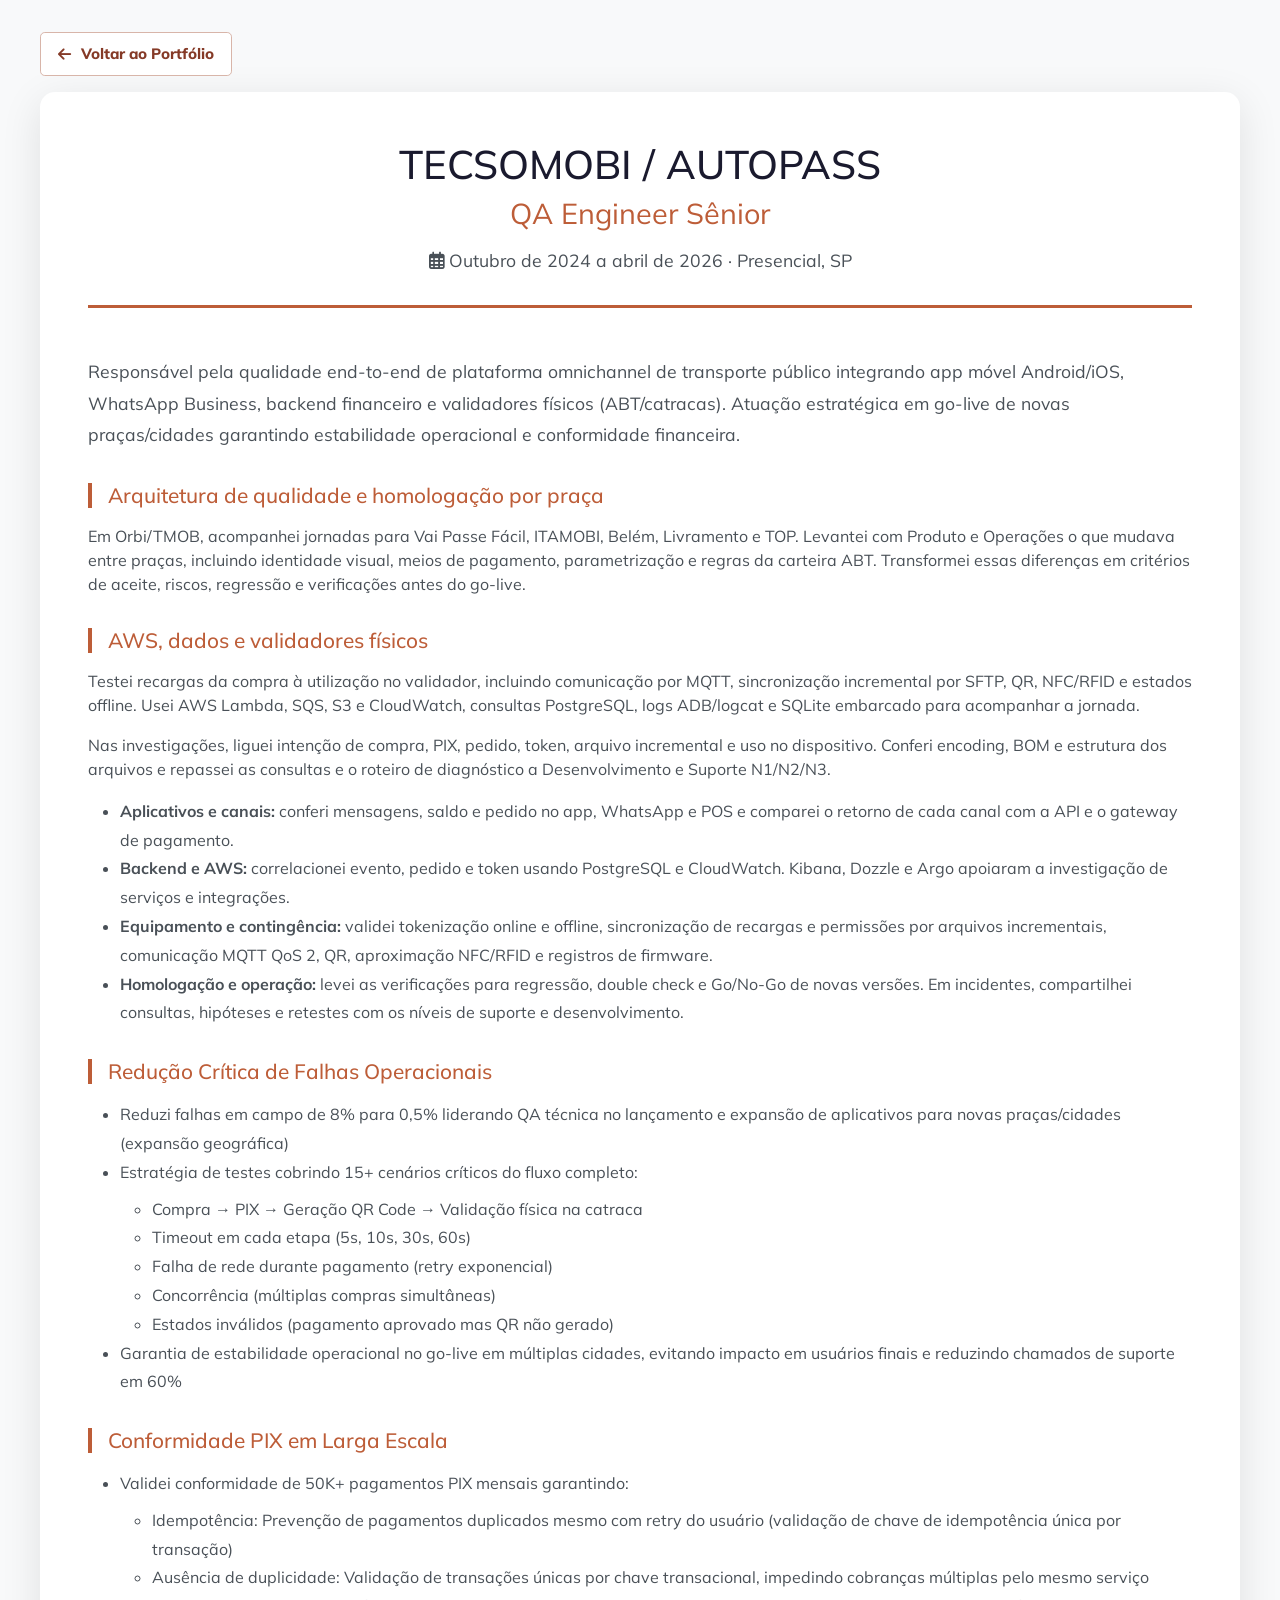
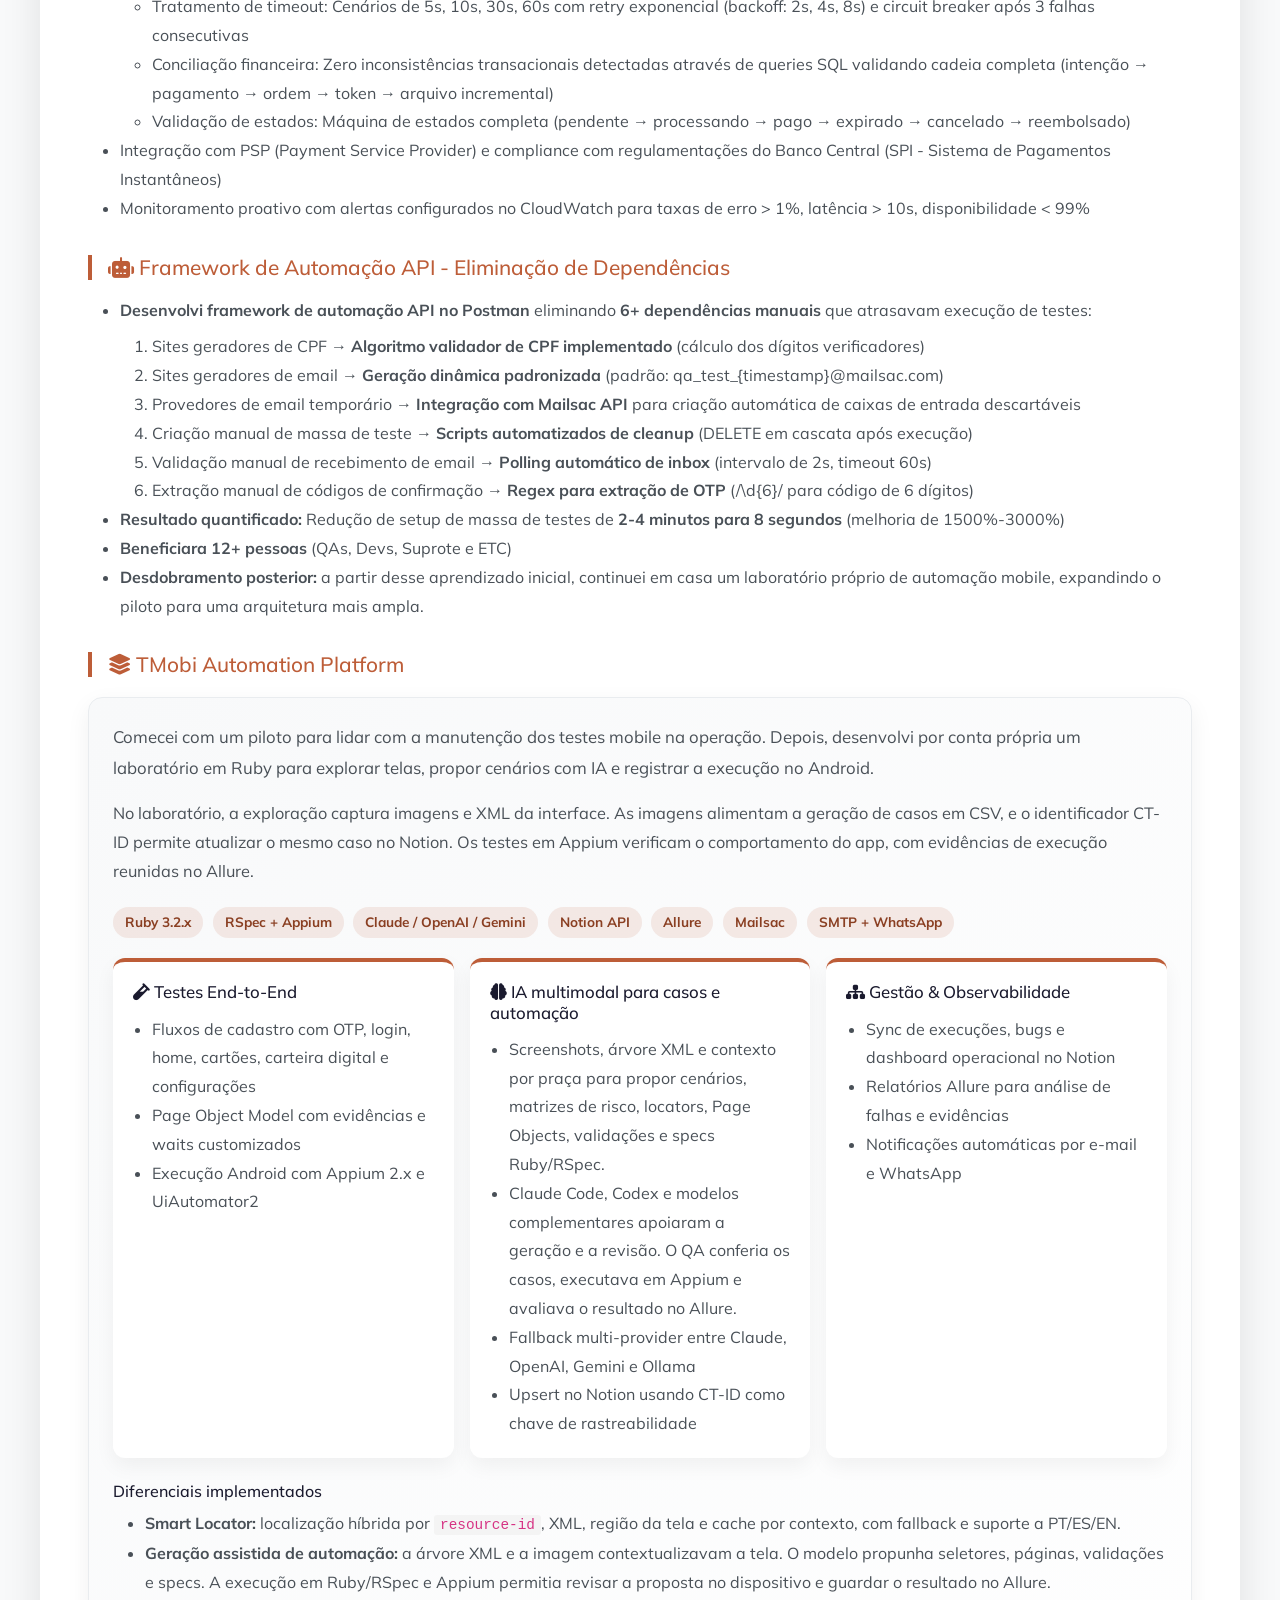
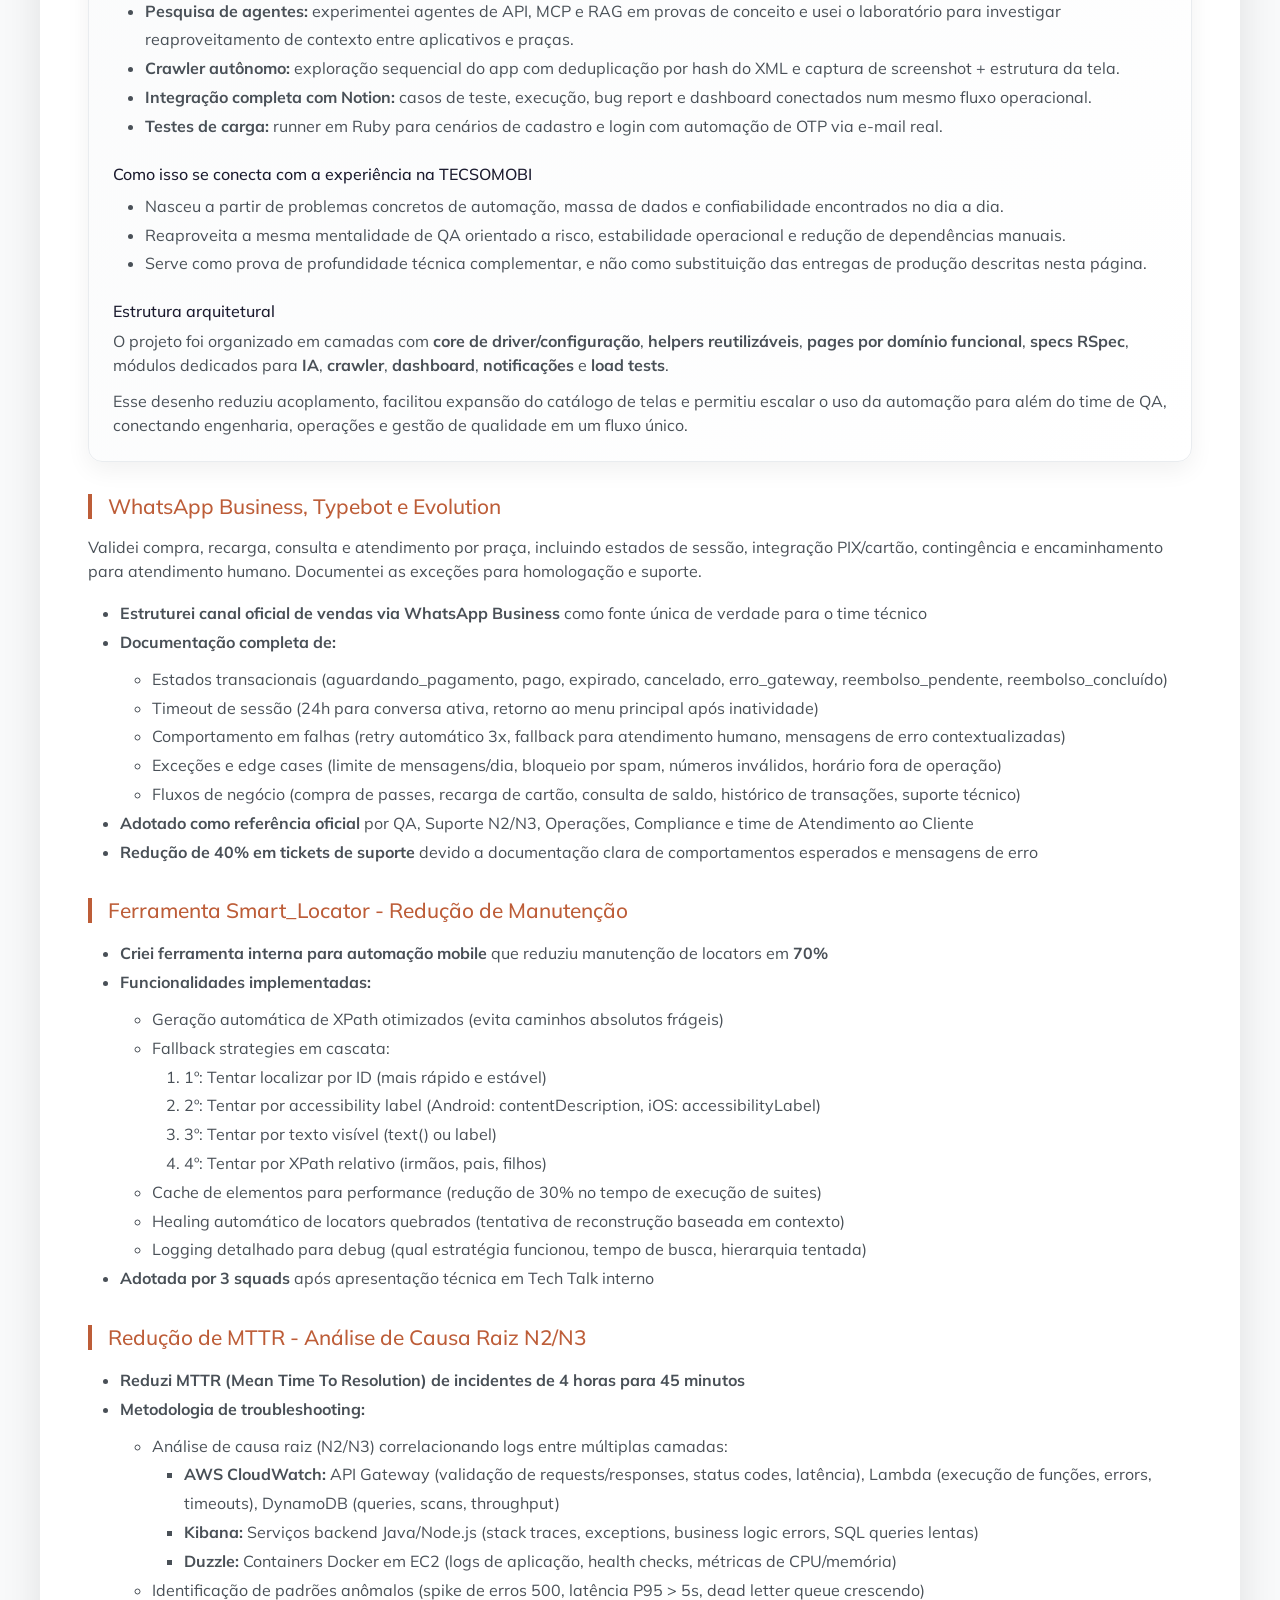
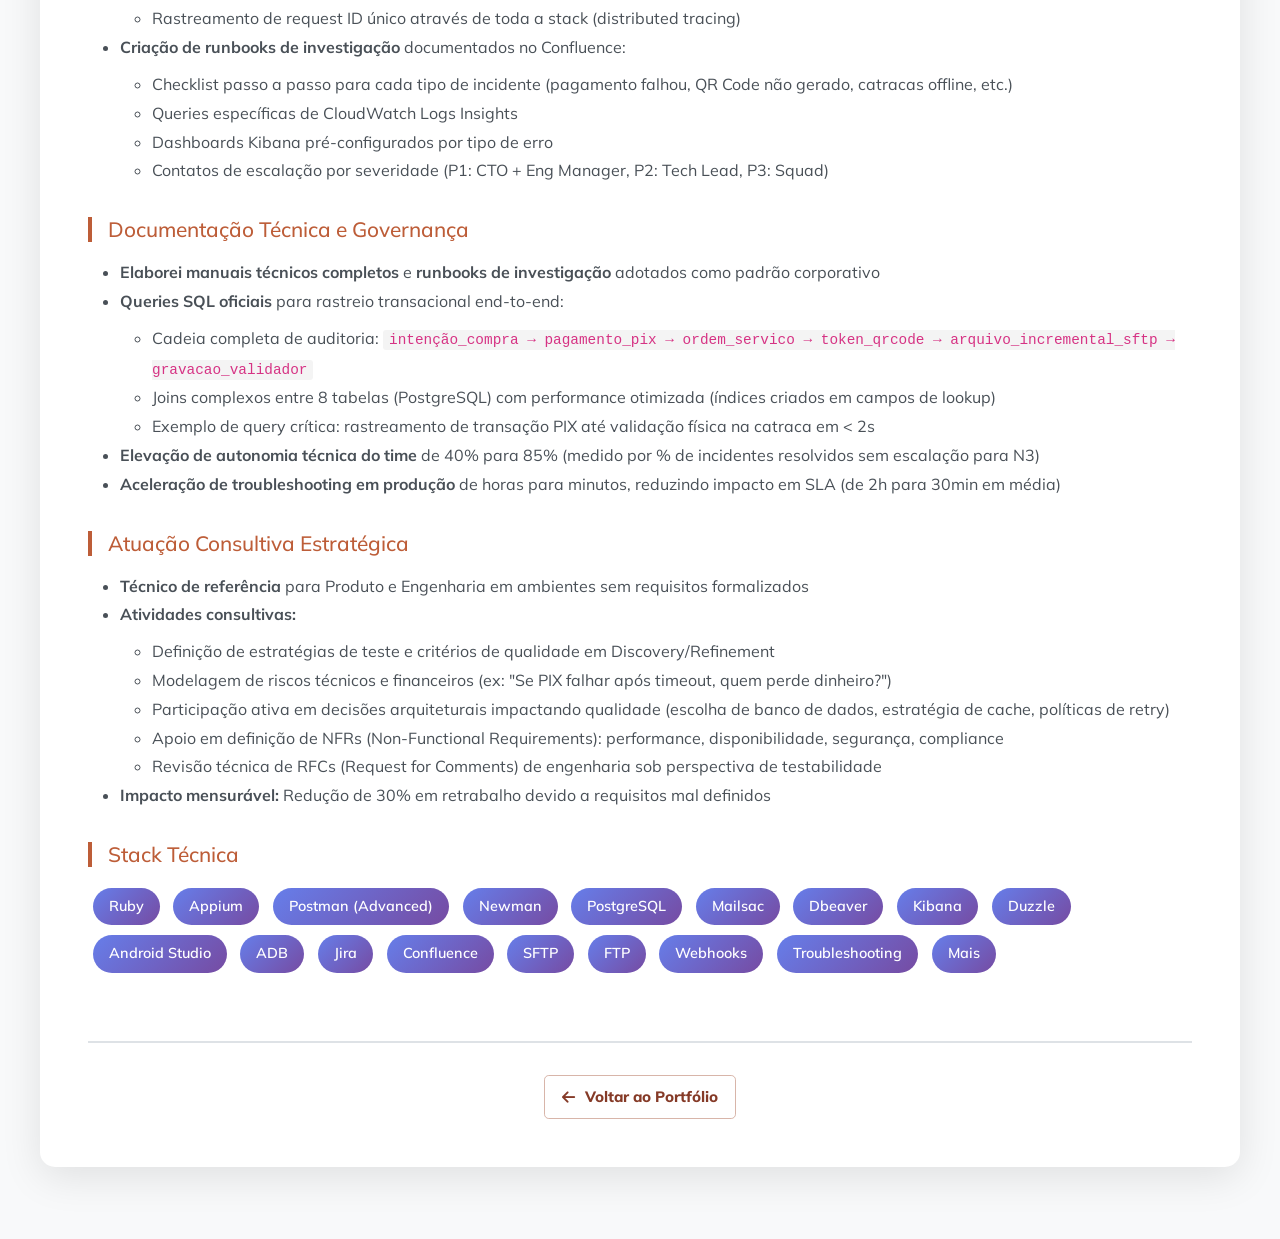
<file: exp_tecsomobi.html>
<!DOCTYPE html>
<html lang="pt-BR">

<head>
  <meta charset="utf-8">
  <meta name="viewport" content="width=device-width, initial-scale=1, shrink-to-fit=no">
  <meta name="description" content="Francisco Carvalho - TECSOMOBI/AUTOPASS - Detalhes Técnicos Completos">
  <title>TECSOMOBI - Francisco Carvalho | QA Sênior</title>

  <!-- Bootstrap CSS -->
  <link href="https://cdn.jsdelivr.net/npm/bootstrap@5.3.0/dist/css/bootstrap.min.css" rel="stylesheet">
  
  <!-- Font Awesome -->
  <link rel="stylesheet" href="https://cdnjs.cloudflare.com/ajax/libs/font-awesome/6.4.0/css/all.min.css">
  
  <!-- Google Fonts -->
  <link href="https://fonts.googleapis.com/css2?family=Saira+Extra+Condensed:wght@500;700&family=Muli:wght@400;800&display=swap" rel="stylesheet">

  <style>
    :root {
      --primary-color: #bd5d38;
      --secondary-color: #495057;
      --dark-bg: #1a1a2e;
      --light-bg: #f8f9fa;
    }

    body {
      font-family: 'Muli', -apple-system, BlinkMacSystemFont, 'Segoe UI', Roboto, 'Helvetica Neue', Arial, sans-serif;
      color: var(--secondary-color);
      background: #f8f9fa;
      padding: 2rem 0;
    }

    .detail-container {
      max-width: 1200px;
      margin: 80px auto 40px;
      background: white;
      padding: 3rem;
      border-radius: 15px;
      box-shadow: 0 10px 40px rgba(0,0,0,0.1);
    }

    .company-header {
      text-align: center;
      padding-bottom: 2rem;
      border-bottom: 3px solid var(--primary-color);
      margin-bottom: 3rem;
    }

    .company-header h1 {
      color: var(--dark-bg);
      font-size: 2.5rem;
      margin-bottom: 0.5rem;
    }

    .company-header h2 {
      color: var(--primary-color);
      font-size: 1.8rem;
      font-weight: 400;
    }

    .company-header .meta {
      color: var(--secondary-color);
      font-size: 1.1rem;
      margin-top: 1rem;
    }

    h5 {
      color: var(--primary-color);
      margin-top: 2rem;
      margin-bottom: 1rem;
      font-size: 1.3rem;
      border-left: 4px solid var(--primary-color);
      padding-left: 1rem;
    }

    ul {
      line-height: 1.8;
    }

    .skill-badge {
      display: inline-block;
      background: linear-gradient(135deg, #667eea 0%, #764ba2 100%);
      color: white;
      padding: 0.5rem 1rem;
      margin: 0.3rem;
      border-radius: 20px;
      font-size: 0.9rem;
      font-weight: 600;
    }

    .bottom-navigation {
      text-align: center;
      margin-top: 4rem;
      padding-top: 2rem;
      border-top: 2px solid #dee2e6;
    }

    .project-panel {
      background: linear-gradient(135deg, #f8f9fa 0%, #ffffff 100%);
      border: 1px solid #e9ecef;
      border-radius: 14px;
      padding: 1.5rem;
      margin-top: 1.25rem;
      box-shadow: 0 8px 24px rgba(0, 0, 0, 0.06);
    }

    .architecture-grid {
      display: grid;
      grid-template-columns: repeat(auto-fit, minmax(220px, 1fr));
      gap: 1rem;
      margin-top: 1rem;
    }

    .architecture-card {
      background: #fff;
      border-radius: 12px;
      padding: 1.25rem;
      border-top: 4px solid var(--primary-color);
      box-shadow: 0 8px 20px rgba(0, 0, 0, 0.05);
    }

    .architecture-card h6 {
      color: var(--dark-bg);
      font-size: 1.05rem;
      margin-bottom: 0.75rem;
    }

    .architecture-card ul {
      margin-bottom: 0;
      padding-left: 1.2rem;
    }

    .mini-badge {
      display: inline-block;
      background: rgba(189, 93, 56, 0.12);
      color: #8a3f22;
      padding: 0.35rem 0.75rem;
      margin: 0.25rem 0.35rem 0.25rem 0;
      border-radius: 999px;
      font-size: 0.85rem;
      font-weight: 700;
    }

    code {
      background: #f4f4f4;
      padding: 2px 6px;
      border-radius: 3px;
      color: #d63384;
      font-size: 0.9em;
    }

    @media (max-width: 768px) {
      .detail-container {
        margin: 60px 1rem 40px;
        padding: 1.5rem;
      }
      
    }
  </style>
  <link href="css/portfolio-case.css" rel="stylesheet">
</head>

<body>
  <div class="detail-top-actions">
    <a href="index.html#experiencia-tecsomobi" class="portfolio-button portfolio-button--secondary">
    <i class="fas fa-arrow-left"></i> Voltar ao Portfólio
    </a>
  </div>

  <div class="detail-container">
    <div class="company-header">
      <h1>TECSOMOBI / AUTOPASS</h1>
      <h2>QA Engineer Sênior</h2>
      <div class="meta">
        <i class="far fa-calendar-alt"></i> Outubro de 2024 a abril de 2026 · Presencial, SP
      </div>
    </div>

    <p style="font-size: 1.1rem; line-height: 1.8;">
      Responsável pela qualidade end-to-end de plataforma omnichannel de transporte público 
      integrando app móvel Android/iOS, WhatsApp Business, backend financeiro e validadores físicos 
      (ABT/catracas). Atuação estratégica em go-live de novas praças/cidades garantindo 
      estabilidade operacional e conformidade financeira.
    </p>

    <h5>Arquitetura de qualidade e homologação por praça</h5>
    <p>Em Orbi/TMOB, acompanhei jornadas para Vai Passe Fácil, ITAMOBI, Belém, Livramento e TOP. Levantei com Produto e Operações o que mudava entre praças, incluindo identidade visual, meios de pagamento, parametrização e regras da carteira ABT. Transformei essas diferenças em critérios de aceite, riscos, regressão e verificações antes do go-live.</p>
    <h5>AWS, dados e validadores físicos</h5>
    <p>Testei recargas da compra à utilização no validador, incluindo comunicação por MQTT, sincronização incremental por SFTP, QR, NFC/RFID e estados offline. Usei AWS Lambda, SQS, S3 e CloudWatch, consultas PostgreSQL, logs ADB/logcat e SQLite embarcado para acompanhar a jornada.</p>
    <p>Nas investigações, liguei intenção de compra, PIX, pedido, token, arquivo incremental e uso no dispositivo. Conferi encoding, BOM e estrutura dos arquivos e repassei as consultas e o roteiro de diagnóstico a Desenvolvimento e Suporte N1/N2/N3.</p>
    <ul>
      <li><strong>Aplicativos e canais:</strong> conferi mensagens, saldo e pedido no app, WhatsApp e POS e comparei o retorno de cada canal com a API e o gateway de pagamento.</li>
      <li><strong>Backend e AWS:</strong> correlacionei evento, pedido e token usando PostgreSQL e CloudWatch. Kibana, Dozzle e Argo apoiaram a investigação de serviços e integrações.</li>
      <li><strong>Equipamento e contingência:</strong> validei tokenização online e offline, sincronização de recargas e permissões por arquivos incrementais, comunicação MQTT QoS 2, QR, aproximação NFC/RFID e registros de firmware.</li>
      <li><strong>Homologação e operação:</strong> levei as verificações para regressão, double check e Go/No-Go de novas versões. Em incidentes, compartilhei consultas, hipóteses e retestes com os níveis de suporte e desenvolvimento.</li>
    </ul>
    <h5><i class=""></i> Redução Crítica de Falhas Operacionais</h5>
    <ul>
      <li>Reduzi falhas em campo de 8% para 0,5% liderando QA técnica no lançamento e 
      expansão de aplicativos para novas praças/cidades (expansão geográfica)</li>
      <li>Estratégia de testes cobrindo 15+ cenários críticos do fluxo completo:
        <ul style="margin-top: 8px;">
          <li>Compra → PIX → Geração QR Code → Validação física na catraca</li>
          <li>Timeout em cada etapa (5s, 10s, 30s, 60s)</li>
          <li>Falha de rede durante pagamento (retry exponencial)</li>
          <li>Concorrência (múltiplas compras simultâneas)</li>
          <li>Estados inválidos (pagamento aprovado mas QR não gerado)</li>
        </ul>
      </li>
      <li>Garantia de estabilidade operacional no go-live em múltiplas cidades, 
      evitando impacto em usuários finais e reduzindo chamados de suporte em 60%</li>
    </ul>

    <h5><i class=""></i> Conformidade PIX em Larga Escala</h5>
    <ul>
      <li>Validei conformidade de 50K+ pagamentos PIX mensais garantindo:
        <ul style="margin-top: 8px;">
          <li>Idempotência: Prevenção de pagamentos duplicados mesmo com retry do usuário 
          (validação de chave de idempotência única por transação)</li>
          <li>Ausência de duplicidade: Validação de transações únicas por chave transacional, 
          impedindo cobranças múltiplas pelo mesmo serviço</li>
          <li>Tratamento de timeout: Cenários de 5s, 10s, 30s, 60s com retry exponencial 
          (backoff: 2s, 4s, 8s) e circuit breaker após 3 falhas consecutivas</li>
          <li>Conciliação financeira: Zero inconsistências transacionais detectadas através 
          de queries SQL validando cadeia completa (intenção → pagamento → ordem → token → arquivo incremental)</li>
          <li>Validação de estados: Máquina de estados completa (pendente → processando → 
          pago → expirado → cancelado → reembolsado)</li>
        </ul>
      </li>
      <li>Integração com PSP (Payment Service Provider) e compliance com regulamentações 
      do Banco Central (SPI - Sistema de Pagamentos Instantâneos)</li>
      <li>Monitoramento proativo com alertas configurados no CloudWatch para taxas de erro > 1%, 
      latência > 10s, disponibilidade < 99%</li>
    </ul>

    <h5><i class="fas fa-robot"></i> Framework de Automação API - Eliminação de Dependências</h5>
    <ul>
      <li><strong>Desenvolvi framework de automação API no Postman</strong> eliminando <strong>6+ dependências 
      manuais</strong> que atrasavam execução de testes:
        <ol style="margin-top: 8px;">
          <li>Sites geradores de CPF   → <strong>Algoritmo validador de CPF implementado</strong> (cálculo 
          dos dígitos verificadores)</li>
          <li>Sites geradores de email → <strong>Geração dinâmica padronizada</strong> 
          (padrão: qa_test_{timestamp}@mailsac.com)</li>
          <li>Provedores de email temporário → <strong>Integração com Mailsac API</strong> para criação 
          automática de caixas de entrada descartáveis</li>
          <li>Criação manual de massa de teste → <strong>Scripts automatizados de cleanup</strong> 
          (DELETE em cascata após execução)</li>
          <li>Validação manual de recebimento de email → <strong>Polling automático de inbox</strong> 
          (intervalo de 2s, timeout 60s)</li>
          <li>Extração manual de códigos de confirmação → <strong>Regex para extração de OTP</strong> 
          (/\d{6}/ para código de 6 dígitos)</li>
        </ol>
      </li>
      <li><strong>Resultado quantificado:</strong> Redução de setup de massa de testes de <strong>2-4 minutos 
      para 8 segundos</strong> (melhoria de 1500%-3000%)</li>
      <li><strong>Beneficiara 12+ pessoas</strong> (QAs, Devs, Suprote e ETC)</li>
      <li><strong>Desdobramento posterior:</strong> a partir desse aprendizado inicial, continuei em casa um laboratório próprio de automação mobile,
      expandindo o piloto para uma arquitetura mais ampla.</li>
    </ul>

    <h5 id="tmobi-platform"><i class="fas fa-layer-group"></i> TMobi Automation Platform</h5>
    <div class="project-panel">
      <p style="font-size: 1.05rem; line-height: 1.8; margin-bottom: 1rem;">
        Comecei com um piloto para lidar com a manutenção dos testes mobile na operação. Depois, desenvolvi por conta própria um laboratório em Ruby para explorar telas, propor cenários com IA e registrar a execução no Android.
      </p>
      <p style="font-size: 1.02rem; line-height: 1.8; margin-bottom: 1rem;">
        No laboratório, a exploração captura imagens e XML da interface. As imagens alimentam a geração de casos em CSV, e o identificador CT-ID permite atualizar o mesmo caso no Notion. Os testes em Appium verificam o comportamento do app, com evidências de execução reunidas no Allure.
      </p>

      <div>
        <span class="mini-badge">Ruby 3.2.x</span>
        <span class="mini-badge">RSpec + Appium</span>
        <span class="mini-badge">Claude / OpenAI / Gemini</span>
        <span class="mini-badge">Notion API</span>
        <span class="mini-badge">Allure</span>
        <span class="mini-badge">Mailsac</span>
        <span class="mini-badge">SMTP + WhatsApp</span>
      </div>

      <div class="architecture-grid">
        <div class="architecture-card">
          <h6><i class="fas fa-vial"></i> Testes End-to-End</h6>
          <ul>
            <li>Fluxos de cadastro com OTP, login, home, cartões, carteira digital e configurações</li>
            <li>Page Object Model com evidências e waits customizados</li>
            <li>Execução Android com Appium 2.x e UiAutomator2</li>
          </ul>
        </div>
        <div class="architecture-card">
          <h6><i class="fas fa-brain"></i> IA multimodal para casos e automação</h6>
          <ul>
            <li>Screenshots, árvore XML e contexto por praça para propor cenários, matrizes de risco, locators, Page Objects, validações e specs Ruby/RSpec.</li>
            <li>Claude Code, Codex e modelos complementares apoiaram a geração e a revisão. O QA conferia os casos, executava em Appium e avaliava o resultado no Allure.</li>
            <li>Fallback multi-provider entre Claude, OpenAI, Gemini e Ollama</li>
            <li>Upsert no Notion usando CT-ID como chave de rastreabilidade</li>
          </ul>
        </div>
        <div class="architecture-card">
          <h6><i class="fas fa-sitemap"></i> Gestão & Observabilidade</h6>
          <ul>
            <li>Sync de execuções, bugs e dashboard operacional no Notion</li>
            <li>Relatórios Allure para análise de falhas e evidências</li>
            <li>Notificações automáticas por e-mail e WhatsApp</li>
          </ul>
        </div>
      </div>

      <h6 style="margin-top: 1.5rem; color: var(--dark-bg);">Diferenciais implementados</h6>
      <ul>
        <li><strong>Smart Locator:</strong> localização híbrida por <code>resource-id</code>, XML, região da tela e cache por contexto, com fallback e suporte a PT/ES/EN.</li>
        <li><strong>Geração assistida de automação:</strong> a árvore XML e a imagem contextualizavam a tela. O modelo propunha seletores, páginas, validações e specs. A execução em Ruby/RSpec e Appium permitia revisar a proposta no dispositivo e guardar o resultado no Allure.</li>
        <li><strong>Pesquisa de agentes:</strong> experimentei agentes de API, MCP e RAG em provas de conceito e usei o laboratório para investigar reaproveitamento de contexto entre aplicativos e praças.</li>
        <li><strong>Crawler autônomo:</strong> exploração sequencial do app com deduplicação por hash do XML e captura de screenshot + estrutura da tela.</li>
        <li><strong>Integração completa com Notion:</strong> casos de teste, execução, bug report e dashboard conectados num mesmo fluxo operacional.</li>
        <li><strong>Testes de carga:</strong> runner em Ruby para cenários de cadastro e login com automação de OTP via e-mail real.</li>
      </ul>

      <h6 style="margin-top: 1.5rem; color: var(--dark-bg);">Como isso se conecta com a experiência na TECSOMOBI</h6>
      <ul>
        <li>Nasceu a partir de problemas concretos de automação, massa de dados e confiabilidade encontrados no dia a dia.</li>
        <li>Reaproveita a mesma mentalidade de QA orientado a risco, estabilidade operacional e redução de dependências manuais.</li>
        <li>Serve como prova de profundidade técnica complementar, e não como substituição das entregas de produção descritas nesta página.</li>
      </ul>

      <h6 style="margin-top: 1.5rem; color: var(--dark-bg);">Estrutura arquitetural</h6>
      <p style="margin-bottom: 0.75rem;">
        O projeto foi organizado em camadas com <strong>core de driver/configuração</strong>, <strong>helpers reutilizáveis</strong>,
        <strong>pages por domínio funcional</strong>, <strong>specs RSpec</strong>, módulos dedicados para <strong>IA</strong>,
        <strong>crawler</strong>, <strong>dashboard</strong>, <strong>notificações</strong> e <strong>load tests</strong>.
      </p>
      <p style="margin-bottom: 0;">
        Esse desenho reduziu acoplamento, facilitou expansão do catálogo de telas e permitiu escalar o uso da automação para além do time de QA,
        conectando engenharia, operações e gestão de qualidade em um fluxo único.
      </p>
    </div>

    <h5>WhatsApp Business, Typebot e Evolution</h5>
    <p>Validei compra, recarga, consulta e atendimento por praça, incluindo estados de sessão, integração PIX/cartão, contingência e encaminhamento para atendimento humano. Documentei as exceções para homologação e suporte.</p>
    <ul>
      <li><strong>Estruturei canal oficial de vendas via WhatsApp Business</strong> como fonte única 
      de verdade para o time técnico</li>
      <li><strong>Documentação completa de:</strong>
        <ul style="margin-top: 8px;">
          <li>Estados transacionais (aguardando_pagamento, pago, expirado, cancelado, erro_gateway, 
          reembolso_pendente, reembolso_concluído)</li>
          <li>Timeout de sessão (24h para conversa ativa, retorno ao menu principal após inatividade)</li>
          <li>Comportamento em falhas (retry automático 3x, fallback para atendimento humano, 
          mensagens de erro contextualizadas)</li>
          <li>Exceções e edge cases (limite de mensagens/dia, bloqueio por spam, números inválidos, 
          horário fora de operação)</li>
          <li>Fluxos de negócio (compra de passes, recarga de cartão, consulta de saldo, histórico 
          de transações, suporte técnico)</li>
        </ul>
      </li>
      <li><strong>Adotado como referência oficial</strong> por QA, Suporte N2/N3, Operações, Compliance 
      e time de Atendimento ao Cliente</li>
      <li><strong>Redução de 40% em tickets de suporte</strong> devido a documentação clara de comportamentos 
      esperados e mensagens de erro</li>
    </ul>

    <h5><i class=""></i> Ferramenta Smart_Locator - Redução de Manutenção</h5>
    <ul>
      <li><strong>Criei ferramenta interna para automação mobile</strong> que reduziu manutenção de locators 
      em <strong>70%</strong></li>
      <li><strong>Funcionalidades implementadas:</strong>
        <ul style="margin-top: 8px;">
          <li>Geração automática de XPath otimizados (evita caminhos absolutos frágeis)</li>
          <li>Fallback strategies em cascata:
            <ol>
              <li>1º: Tentar localizar por ID (mais rápido e estável)</li>
              <li>2º: Tentar por accessibility label (Android: contentDescription, iOS: accessibilityLabel)</li>
              <li>3º: Tentar por texto visível (text() ou label)</li>
              <li>4º: Tentar por XPath relativo (irmãos, pais, filhos)</li>
            </ol>
          </li>
          <li>Cache de elementos para performance (redução de 30% no tempo de execução de suites)</li>
          <li>Healing automático de locators quebrados (tentativa de reconstrução baseada em contexto)</li>
          <li>Logging detalhado para debug (qual estratégia funcionou, tempo de busca, hierarquia tentada)</li>
        </ul>
      </li>
      <li><strong>Adotada por 3 squads</strong> após apresentação técnica em Tech Talk interno</li>
    </ul>

    <h5><i class=""></i> Redução de MTTR - Análise de Causa Raiz N2/N3</h5>
    <ul>
      <li><strong>Reduzi MTTR (Mean Time To Resolution) de incidentes de 4 horas para 45 minutos</strong></li>
      <li><strong>Metodologia de troubleshooting:</strong>
        <ul style="margin-top: 8px;">
          <li>Análise de causa raiz (N2/N3) correlacionando logs entre múltiplas camadas:
            <ul>
              <li><strong>AWS CloudWatch:</strong> API Gateway (validação de requests/responses, status codes, 
              latência), Lambda (execução de funções, errors, timeouts), DynamoDB (queries, scans, throughput)</li>
              <li><strong>Kibana:</strong> Serviços backend Java/Node.js (stack traces, exceptions, business 
              logic errors, SQL queries lentas)</li>
              <li><strong>Duzzle:</strong> Containers Docker em EC2 (logs de aplicação, health checks, 
              métricas de CPU/memória)</li>
            </ul>
          </li>
          <li>Identificação de padrões anômalos (spike de erros 500, latência P95 > 5s, dead letter queue crescendo)</li>
          <li>Rastreamento de request ID único através de toda a stack (distributed tracing)</li>
        </ul>
      </li>
      <li><strong>Criação de runbooks de investigação</strong> documentados no Confluence:
        <ul style="margin-top: 8px;">
          <li>Checklist passo a passo para cada tipo de incidente (pagamento falhou, QR Code não gerado, 
          catracas offline, etc.)</li>
          <li>Queries específicas de CloudWatch Logs Insights</li>
          <li>Dashboards Kibana pré-configurados por tipo de erro</li>
          <li>Contatos de escalação por severidade (P1: CTO + Eng Manager, P2: Tech Lead, P3: Squad)</li>
        </ul>
      </li>
    </ul>

    <h5><i class=""></i> Documentação Técnica e Governança</h5>
    <ul>
      <li><strong>Elaborei manuais técnicos completos</strong> e <strong>runbooks de investigação</strong> 
      adotados como padrão corporativo</li>
      <li><strong>Queries SQL oficiais</strong> para rastreio transacional end-to-end:
        <ul style="margin-top: 8px;">
          <li>Cadeia completa de auditoria: <code>intenção_compra → pagamento_pix → ordem_servico → 
          token_qrcode → arquivo_incremental_sftp → gravacao_validador</code></li>
          <li>Joins complexos entre 8 tabelas (PostgreSQL) com performance otimizada (índices criados 
          em campos de lookup)</li>
          <li>Exemplo de query crítica: rastreamento de transação PIX até validação física na catraca em < 2s</li>
        </ul>
      </li>
      <li><strong>Elevação de autonomia técnica do time</strong> de 40% para 85% (medido por % de 
      incidentes resolvidos sem escalação para N3)</li>
      <li><strong>Aceleração de troubleshooting em produção</strong> de horas para minutos, reduzindo 
      impacto em SLA (de 2h para 30min em média)</li>
    </ul>

    <h5><i class=""></i> Atuação Consultiva Estratégica</h5>
    <ul>
      <li><strong>Técnico de referência</strong> para Produto e Engenharia em ambientes sem requisitos formalizados</li>
      <li><strong>Atividades consultivas:</strong>
        <ul style="margin-top: 8px;">
          <li>Definição de estratégias de teste e critérios de qualidade em Discovery/Refinement</li>
          <li>Modelagem de riscos técnicos e financeiros (ex: "Se PIX falhar após timeout, quem perde dinheiro?")</li>
          <li>Participação ativa em decisões arquiteturais impactando qualidade (escolha de banco de dados, 
          estratégia de cache, políticas de retry)</li>
          <li>Apoio em definição de NFRs (Non-Functional Requirements): performance, disponibilidade, 
          segurança, compliance</li>
          <li>Revisão técnica de RFCs (Request for Comments) de engenharia sob perspectiva de testabilidade</li>
        </ul>
      </li>
      <li><strong>Impacto mensurável:</strong> Redução de 30% em retrabalho devido a requisitos mal definidos</li>
    </ul>

    <div class="mt-4">
      <h5><i class=""></i> Stack Técnica</h5>
      <span class="skill-badge">Ruby</span>
      <span class="skill-badge">Appium</span>
      <span class="skill-badge">Postman (Advanced)</span>
      <span class="skill-badge">Newman</span>
      <span class="skill-badge">PostgreSQL</span>
      <span class="skill-badge">Mailsac</span>
      <span class="skill-badge">Dbeaver</span>
      <span class="skill-badge">Kibana</span>
      <span class="skill-badge">Duzzle</span>
      <span class="skill-badge">Android Studio</span>
      <span class="skill-badge">ADB</span>
      <span class="skill-badge">Jira</span>
      <span class="skill-badge">Confluence</span>
      <span class="skill-badge">SFTP</span>
      <span class="skill-badge">FTP</span>
      <span class="skill-badge">Webhooks</span>
      <span class="skill-badge">Troubleshooting</span>
      <span class="skill-badge">Mais</span>
    </div>

    <div class="bottom-navigation">
      <a href="index.html#experiencia-tecsomobi" class="portfolio-button portfolio-button--secondary">
        <i class="fas fa-arrow-left"></i> Voltar ao Portfólio
      </a>
    </div>
  </div>

  <!-- Bootstrap JS -->
  <script src="https://cdn.jsdelivr.net/npm/bootstrap@5.3.0/dist/js/bootstrap.bundle.min.js"></script>
</body>

</html>
</file>
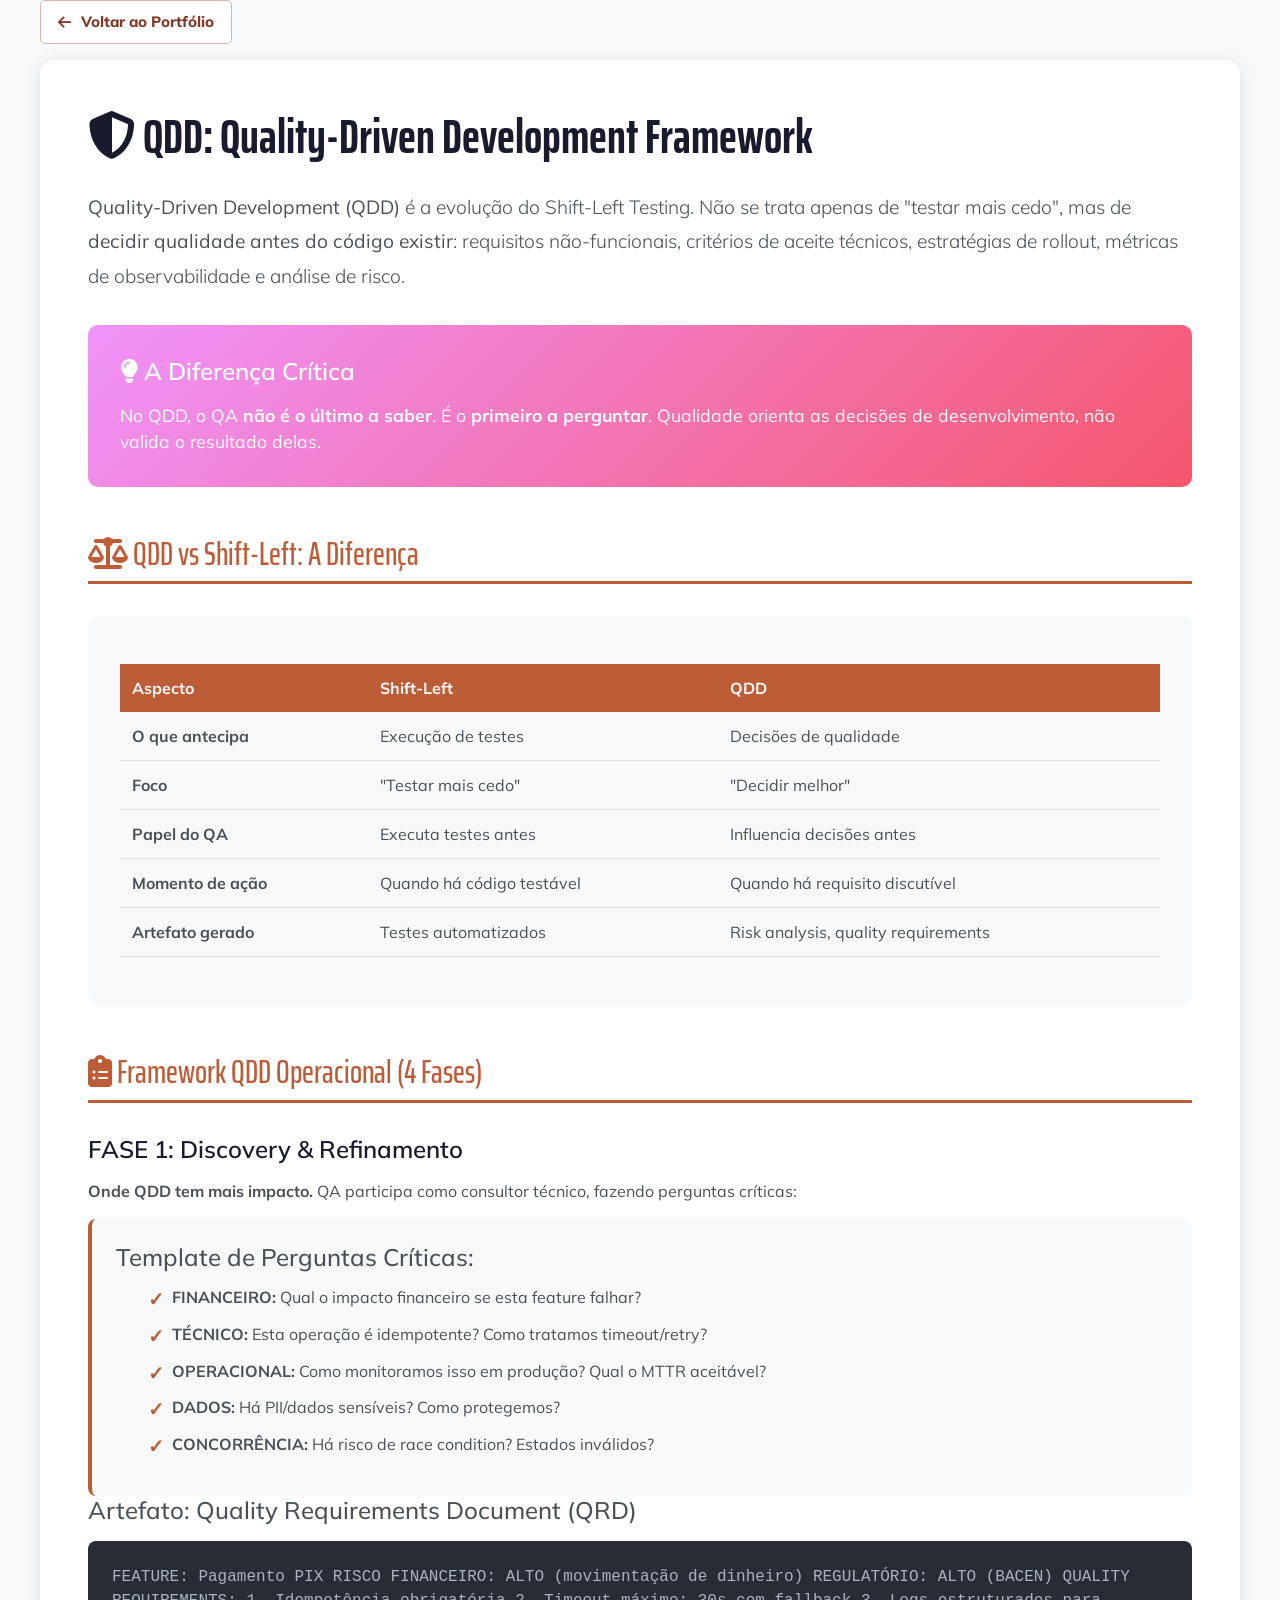
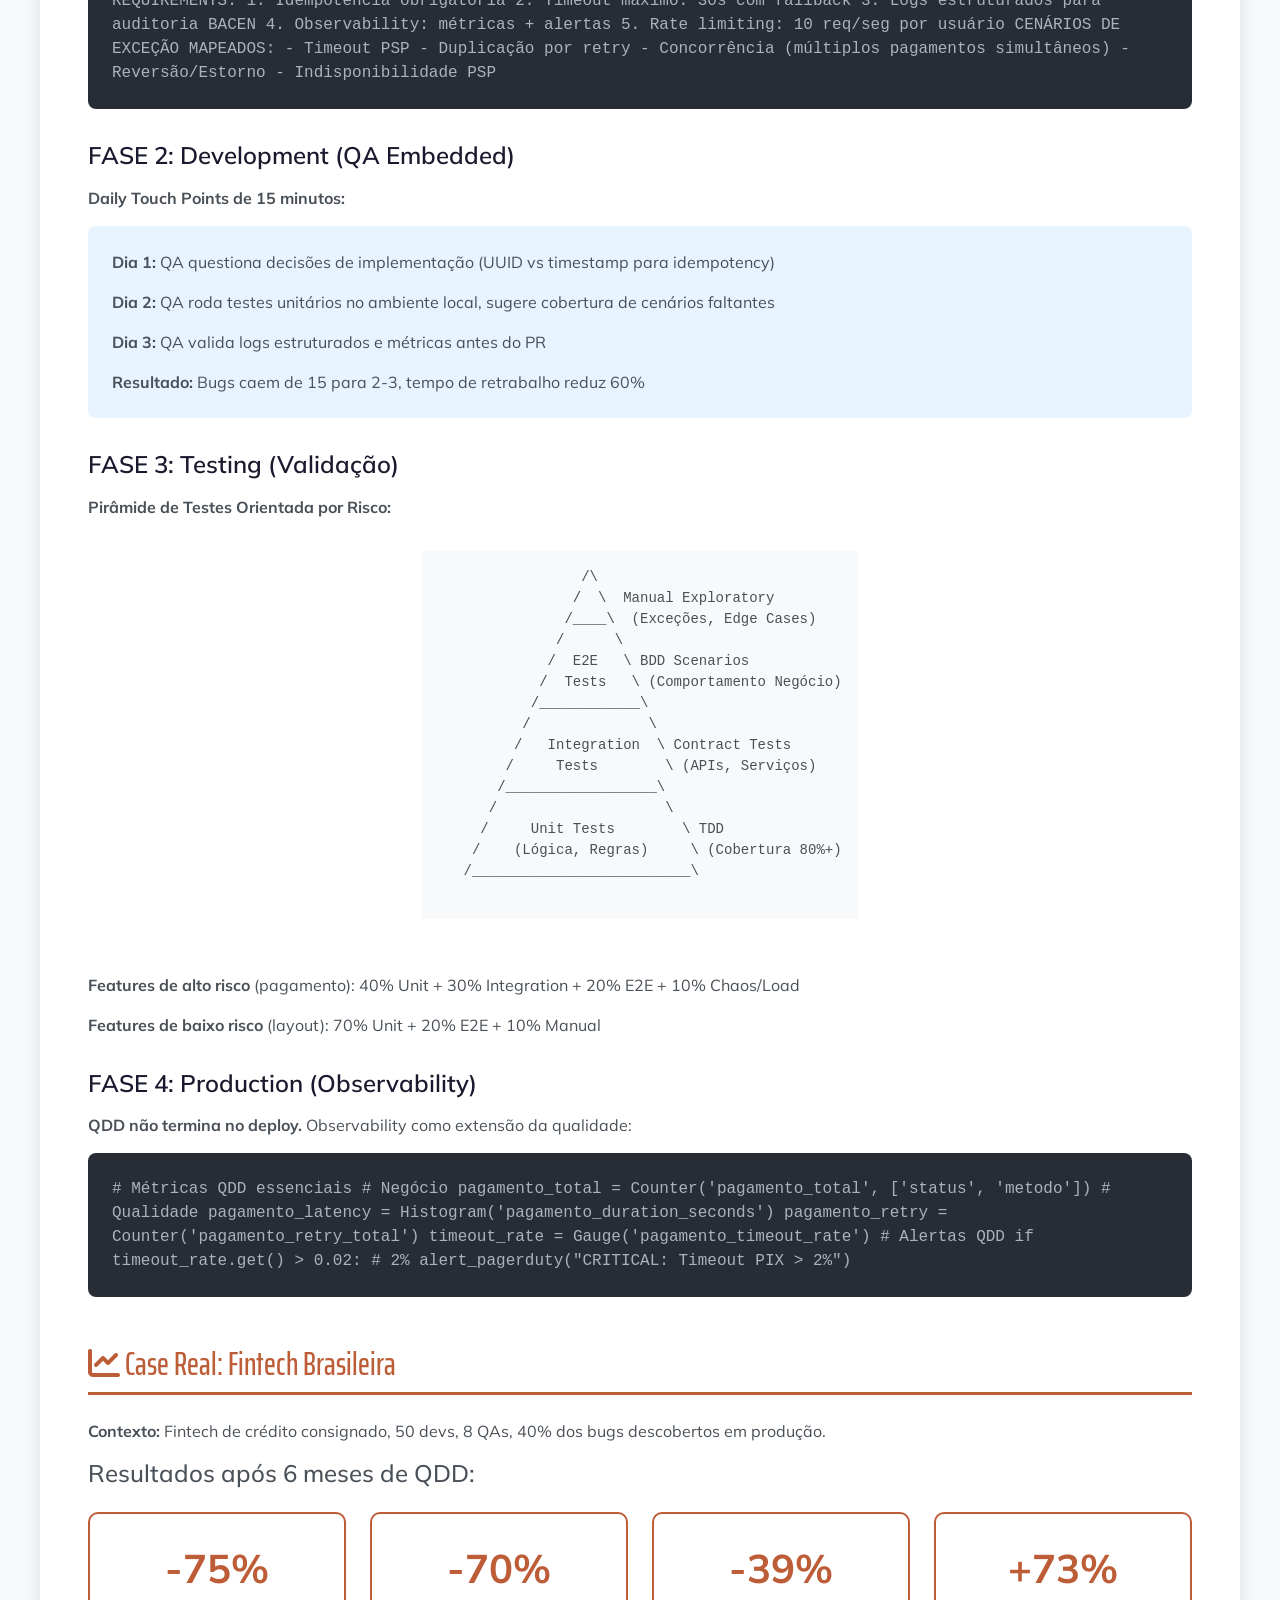
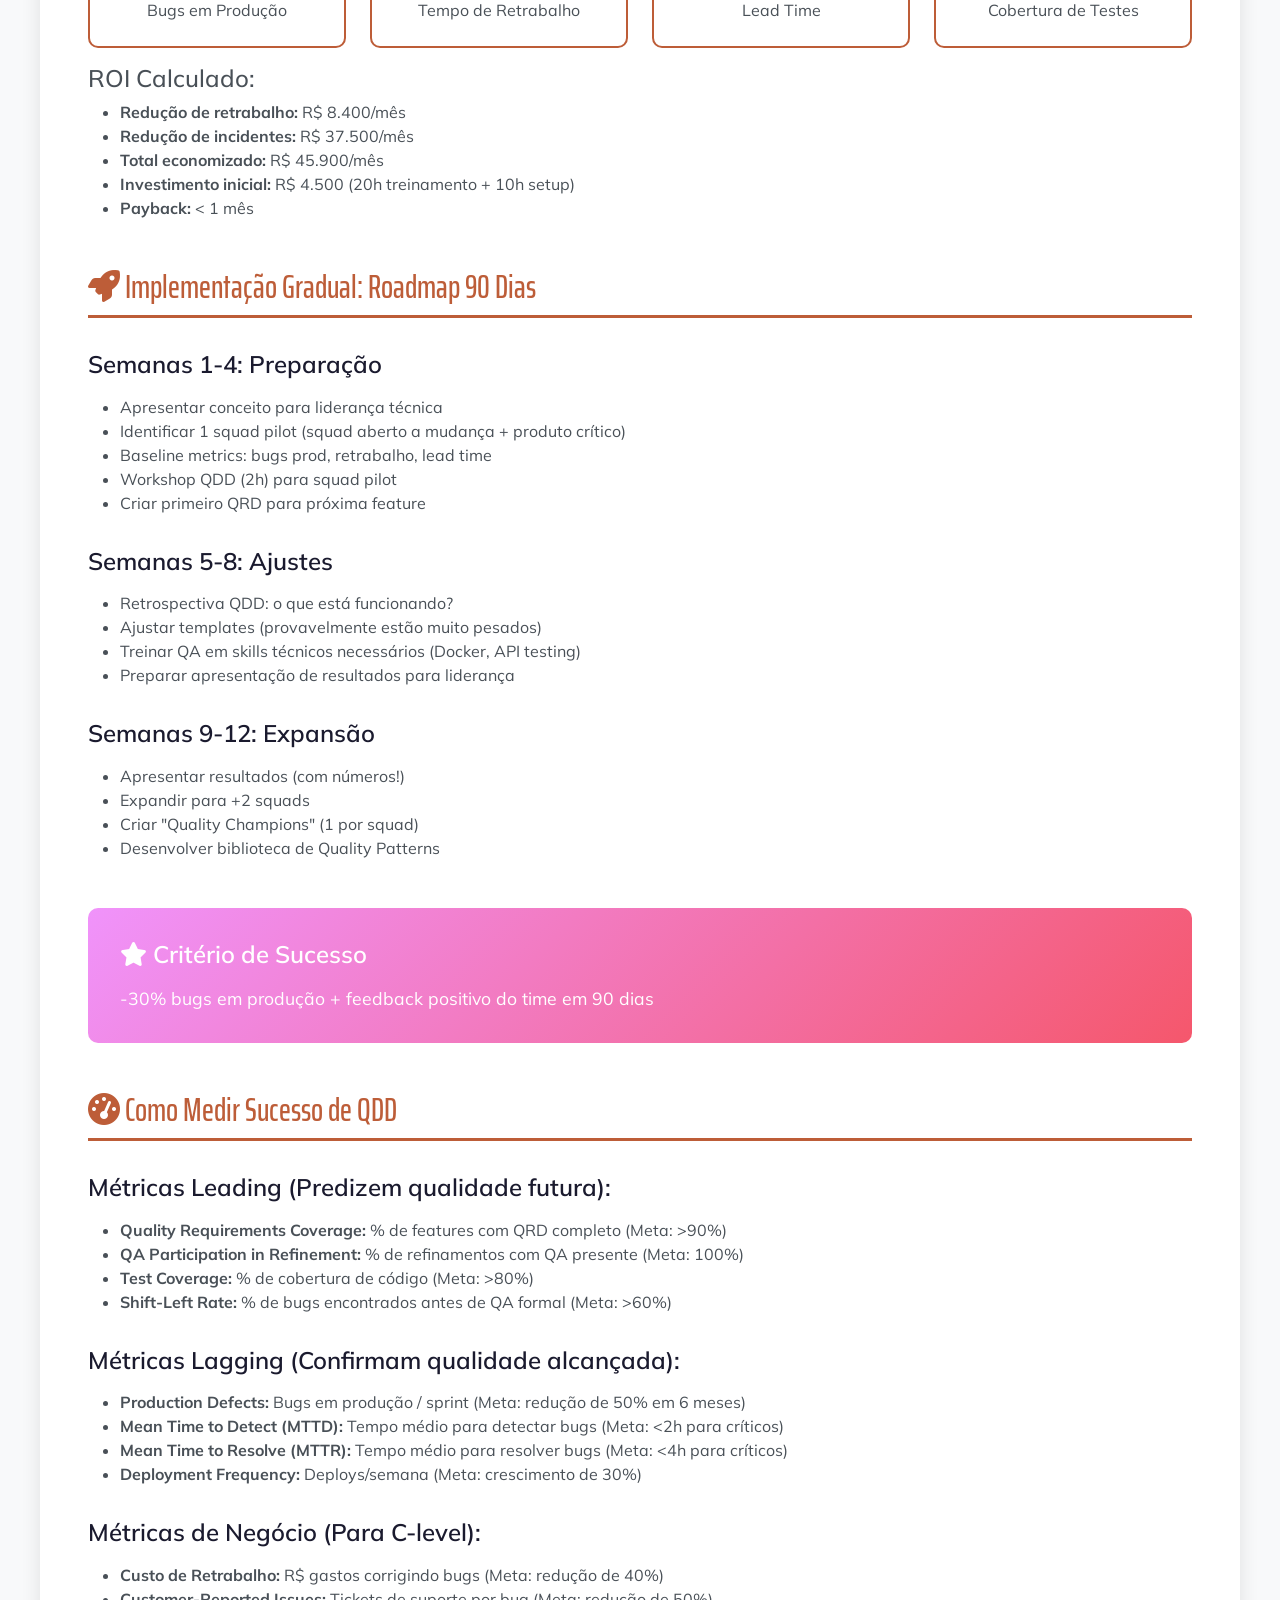
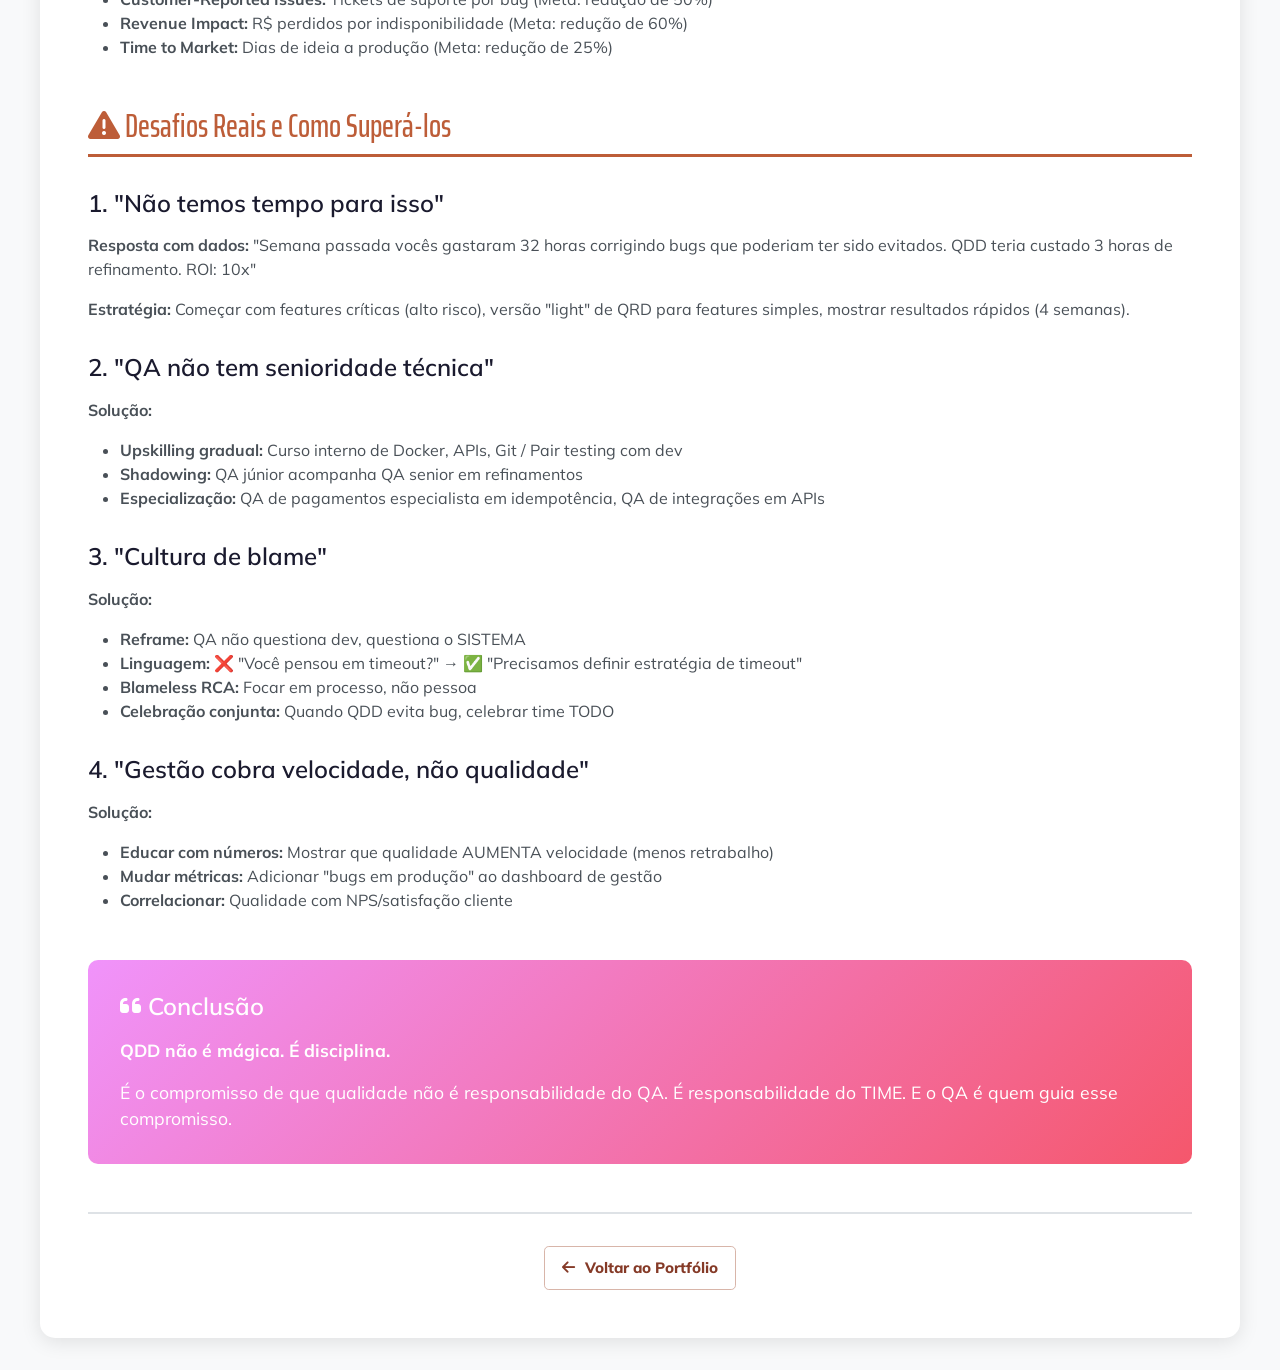
<file: qdd-framework.html>
<!DOCTYPE html>
<html lang="pt-BR">
<head>
  <meta charset="utf-8">
  <meta name="viewport" content="width=device-width, initial-scale=1">
  <title>QDD Framework - Quality-Driven Development | Francisco Carvalho</title>
  
  <!-- Bootstrap CSS -->
  <link href="https://cdn.jsdelivr.net/npm/bootstrap@5.3.0/dist/css/bootstrap.min.css" rel="stylesheet">
  
  <!-- Font Awesome -->
  <link rel="stylesheet" href="https://cdnjs.cloudflare.com/ajax/libs/font-awesome/6.4.0/css/all.min.css">
  
  <!-- Google Fonts -->
  <link href="https://fonts.googleapis.com/css2?family=Saira+Extra+Condensed:wght@500;700&family=Muli:wght@400;800&display=swap" rel="stylesheet">

  <style>
    :root {
      --primary-color: #bd5d38;
      --dark-bg: #1a1a2e;
    }

    body {
      font-family: 'Muli', sans-serif;
      background: #f8f9fa;
      color: #495057;
    }

    .detail-page {
      max-width: 1200px;
      margin: 2rem auto;
      background: white;
      border-radius: 15px;
      box-shadow: 0 4px 20px rgba(0,0,0,0.1);
      padding: 3rem;
    }

    h1 {
      font-family: 'Saira Extra Condensed', sans-serif;
      font-size: 3rem;
      font-weight: 700;
      color: var(--dark-bg);
      margin-bottom: 1.5rem;
    }

    h2 {
      font-family: 'Saira Extra Condensed', sans-serif;
      font-size: 2rem;
      color: var(--primary-color);
      margin-top: 3rem;
      margin-bottom: 1.5rem;
      border-bottom: 3px solid var(--primary-color);
      padding-bottom: 0.5rem;
    }

    h3 {
      font-size: 1.5rem;
      color: var(--dark-bg);
      margin-top: 2rem;
      margin-bottom: 1rem;
      font-weight: 600;
    }

    .highlight-box {
      background: linear-gradient(135deg, #f093fb 0%, #f5576c 100%);
      color: white;
      padding: 2rem;
      border-radius: 10px;
      margin: 2rem 0;
    }

    .comparison-table {
      background: #f8f9fa;
      padding: 2rem;
      border-radius: 10px;
      margin: 2rem 0;
    }

    table {
      width: 100%;
      margin: 1rem 0;
    }

    table th {
      background: var(--primary-color);
      color: white;
      padding: 12px;
      text-align: left;
    }

    table td {
      padding: 12px;
      border-bottom: 1px solid #dee2e6;
    }

    .code-block {
      background: #282c34;
      color: #abb2bf;
      padding: 1.5rem;
      border-radius: 8px;
      overflow-x: auto;
      font-family: 'Courier New', monospace;
      margin: 1rem 0;
    }

    .metrics-box {
      background: white;
      border: 2px solid var(--primary-color);
      border-radius: 10px;
      padding: 1.5rem;
      margin: 1rem 0;
      text-align: center;
    }

    .metrics-value {
      font-size: 2.5rem;
      font-weight: 700;
      color: var(--primary-color);
    }

    .checklist li {
      margin: 0.8rem 0;
      padding-left: 1.5rem;
      position: relative;
    }

    .checklist li:before {
      content: "✓";
      position: absolute;
      left: 0;
      color: var(--primary-color);
      font-weight: bold;
      font-size: 1.2rem;
    }

    @media (max-width: 768px) {
      .detail-page {
        padding: 1.5rem;
        margin: 1rem;
      }

      h1 {
        font-size: 2rem;
      }
    }
  </style>
  <link href="css/portfolio-case.css" rel="stylesheet">
</head>

<body>
  <div class="detail-top-actions">
    <a href="index.html#qdd" class="portfolio-button portfolio-button--secondary">
    <i class="fas fa-arrow-left"></i> Voltar ao Portfólio
    </a>
  </div>

  <div class="detail-page">
    <h1><i class="fas fa-shield-alt"></i> QDD: Quality-Driven Development Framework</h1>
    
    <p class="lead" style="font-size: 1.2rem; line-height: 1.8;">
      <strong>Quality-Driven Development (QDD)</strong> é a evolução do Shift-Left Testing. Não se trata apenas de "testar mais cedo", 
      mas de <strong>decidir qualidade antes do código existir</strong>: requisitos não-funcionais, critérios de aceite técnicos, 
      estratégias de rollout, métricas de observabilidade e análise de risco.
    </p>

    <div class="highlight-box">
      <h3 style="color: white; border: none; padding: 0; margin-top: 0;"><i class="fas fa-lightbulb"></i> A Diferença Crítica</h3>
      <p style="font-size: 1.1rem; margin-bottom: 0;">
        No QDD, o QA <strong>não é o último a saber</strong>. É o <strong>primeiro a perguntar</strong>. 
        Qualidade orienta as decisões de desenvolvimento, não valida o resultado delas.
      </p>
    </div>

    <h2><i class="fas fa-balance-scale"></i> QDD vs Shift-Left: A Diferença</h2>

    <div class="comparison-table">
      <div class="portfolio-table-scroll" tabindex="0" role="region" aria-label="Tabela com rolagem horizontal"><table>
        <thead>
          <tr>
            <th>Aspecto</th>
            <th>Shift-Left</th>
            <th>QDD</th>
          </tr>
        </thead>
        <tbody>
          <tr>
            <td><strong>O que antecipa</strong></td>
            <td>Execução de testes</td>
            <td>Decisões de qualidade</td>
          </tr>
          <tr>
            <td><strong>Foco</strong></td>
            <td>"Testar mais cedo"</td>
            <td>"Decidir melhor"</td>
          </tr>
          <tr>
            <td><strong>Papel do QA</strong></td>
            <td>Executa testes antes</td>
            <td>Influencia decisões antes</td>
          </tr>
          <tr>
            <td><strong>Momento de ação</strong></td>
            <td>Quando há código testável</td>
            <td>Quando há requisito discutível</td>
          </tr>
          <tr>
            <td><strong>Artefato gerado</strong></td>
            <td>Testes automatizados</td>
            <td>Risk analysis, quality requirements</td>
          </tr>
        </tbody>
      </table></div>
    </div>

    <h2><i class="fas fa-clipboard-list"></i> Framework QDD Operacional (4 Fases)</h2>

    <h3>FASE 1: Discovery & Refinamento</h3>
    <p><strong>Onde QDD tem mais impacto.</strong> QA participa como consultor técnico, fazendo perguntas críticas:</p>

    <div style="background: #f8f9fa; padding: 1.5rem; border-radius: 8px; border-left: 4px solid var(--primary-color);">
      <h4>Template de Perguntas Críticas:</h4>
      <ul class="checklist" style="list-style: none;">
        <li><strong>FINANCEIRO:</strong> Qual o impacto financeiro se esta feature falhar?</li>
        <li><strong>TÉCNICO:</strong> Esta operação é idempotente? Como tratamos timeout/retry?</li>
        <li><strong>OPERACIONAL:</strong> Como monitoramos isso em produção? Qual o MTTR aceitável?</li>
        <li><strong>DADOS:</strong> Há PII/dados sensíveis? Como protegemos?</li>
        <li><strong>CONCORRÊNCIA:</strong> Há risco de race condition? Estados inválidos?</li>
      </ul>
    </div>

    <h4>Artefato: Quality Requirements Document (QRD)</h4>
    <div class="code-block">
FEATURE: Pagamento PIX
RISCO FINANCEIRO: ALTO (movimentação de dinheiro)
REGULATÓRIO: ALTO (BACEN)

QUALITY REQUIREMENTS:
1. Idempotência obrigatória
2. Timeout máximo: 30s com fallback
3. Logs estruturados para auditoria BACEN
4. Observability: métricas + alertas
5. Rate limiting: 10 req/seg por usuário

CENÁRIOS DE EXCEÇÃO MAPEADOS:
- Timeout PSP
- Duplicação por retry
- Concorrência (múltiplos pagamentos simultâneos)
- Reversão/Estorno
- Indisponibilidade PSP
    </div>

    <h3>FASE 2: Development (QA Embedded)</h3>
    <p><strong>Daily Touch Points de 15 minutos:</strong></p>

    <div style="background: #e7f3ff; padding: 1.5rem; border-radius: 8px; margin: 1rem 0;">
      <p><strong>Dia 1:</strong> QA questiona decisões de implementação (UUID vs timestamp para idempotency)</p>
      <p><strong>Dia 2:</strong> QA roda testes unitários no ambiente local, sugere cobertura de cenários faltantes</p>
      <p><strong>Dia 3:</strong> QA valida logs estruturados e métricas antes do PR</p>
      <p style="margin-bottom: 0;"><strong>Resultado:</strong> Bugs caem de 15 para 2-3, tempo de retrabalho reduz 60%</p>
    </div>

    <h3>FASE 3: Testing (Validação)</h3>
    <p><strong>Pirâmide de Testes Orientada por Risco:</strong></p>

    <div style="text-align: center; margin: 2rem 0;">
      <pre style="background: #f8f9fa; padding: 1rem; display: inline-block; text-align: left;">
                 /\
                /  \  Manual Exploratory
               /____\  (Exceções, Edge Cases)
              /      \
             /  E2E   \ BDD Scenarios
            /  Tests   \ (Comportamento Negócio)
           /____________\
          /              \
         /   Integration  \ Contract Tests
        /     Tests        \ (APIs, Serviços)
       /__________________\
      /                    \
     /     Unit Tests        \ TDD
    /    (Lógica, Regras)     \ (Cobertura 80%+)
   /__________________________\
      </pre>
    </div>

    <p><strong>Features de alto risco</strong> (pagamento): 40% Unit + 30% Integration + 20% E2E + 10% Chaos/Load</p>
    <p><strong>Features de baixo risco</strong> (layout): 70% Unit + 20% E2E + 10% Manual</p>

    <h3>FASE 4: Production (Observability)</h3>
    <p><strong>QDD não termina no deploy.</strong> Observability como extensão da qualidade:</p>

    <div class="code-block">
# Métricas QDD essenciais

# Negócio
pagamento_total = Counter('pagamento_total', ['status', 'metodo'])

# Qualidade
pagamento_latency = Histogram('pagamento_duration_seconds')
pagamento_retry = Counter('pagamento_retry_total')
timeout_rate = Gauge('pagamento_timeout_rate')

# Alertas QDD
if timeout_rate.get() > 0.02:  # 2%
    alert_pagerduty("CRITICAL: Timeout PIX > 2%")
    </div>

    <h2><i class="fas fa-chart-line"></i> Case Real: Fintech Brasileira</h2>

    <p><strong>Contexto:</strong> Fintech de crédito consignado, 50 devs, 8 QAs, 40% dos bugs descobertos em produção.</p>

    <h4>Resultados após 6 meses de QDD:</h4>

    <div class="row">
      <div class="col-md-3">
        <div class="metrics-box">
          <div class="metrics-value">-75%</div>
          <div>Bugs em Produção</div>
        </div>
      </div>
      <div class="col-md-3">
        <div class="metrics-box">
          <div class="metrics-value">-70%</div>
          <div>Tempo de Retrabalho</div>
        </div>
      </div>
      <div class="col-md-3">
        <div class="metrics-box">
          <div class="metrics-value">-39%</div>
          <div>Lead Time</div>
        </div>
      </div>
      <div class="col-md-3">
        <div class="metrics-box">
          <div class="metrics-value">+73%</div>
          <div>Cobertura de Testes</div>
        </div>
      </div>
    </div>

    <h4>ROI Calculado:</h4>
    <ul>
      <li><strong>Redução de retrabalho:</strong> R$ 8.400/mês</li>
      <li><strong>Redução de incidentes:</strong> R$ 37.500/mês</li>
      <li><strong>Total economizado:</strong> R$ 45.900/mês</li>
      <li><strong>Investimento inicial:</strong> R$ 4.500 (20h treinamento + 10h setup)</li>
      <li><strong>Payback:</strong> < 1 mês</li>
    </ul>

    <h2><i class="fas fa-rocket"></i> Implementação Gradual: Roadmap 90 Dias</h2>

    <h3>Semanas 1-4: Preparação</h3>
    <ul>
      <li>Apresentar conceito para liderança técnica</li>
      <li>Identificar 1 squad pilot (squad aberto a mudança + produto crítico)</li>
      <li>Baseline metrics: bugs prod, retrabalho, lead time</li>
      <li>Workshop QDD (2h) para squad pilot</li>
      <li>Criar primeiro QRD para próxima feature</li>
    </ul>

    <h3>Semanas 5-8: Ajustes</h3>
    <ul>
      <li>Retrospectiva QDD: o que está funcionando?</li>
      <li>Ajustar templates (provavelmente estão muito pesados)</li>
      <li>Treinar QA em skills técnicos necessários (Docker, API testing)</li>
      <li>Preparar apresentação de resultados para liderança</li>
    </ul>

    <h3>Semanas 9-12: Expansão</h3>
    <ul>
      <li>Apresentar resultados (com números!)</li>
      <li>Expandir para +2 squads</li>
      <li>Criar "Quality Champions" (1 por squad)</li>
      <li>Desenvolver biblioteca de Quality Patterns</li>
    </ul>

    <div class="highlight-box" style="margin-top: 3rem;">
      <h3 style="color: white; border: none; padding: 0; margin-top: 0;"><i class="fas fa-star"></i> Critério de Sucesso</h3>
      <p style="font-size: 1.1rem; margin-bottom: 0;">
        -30% bugs em produção + feedback positivo do time em 90 dias
      </p>
    </div>

    <h2><i class="fas fa-tachometer-alt"></i> Como Medir Sucesso de QDD</h2>

    <h3>Métricas Leading (Predizem qualidade futura):</h3>
    <ul>
      <li><strong>Quality Requirements Coverage:</strong> % de features com QRD completo (Meta: >90%)</li>
      <li><strong>QA Participation in Refinement:</strong> % de refinamentos com QA presente (Meta: 100%)</li>
      <li><strong>Test Coverage:</strong> % de cobertura de código (Meta: >80%)</li>
      <li><strong>Shift-Left Rate:</strong> % de bugs encontrados antes de QA formal (Meta: >60%)</li>
    </ul>

    <h3>Métricas Lagging (Confirmam qualidade alcançada):</h3>
    <ul>
      <li><strong>Production Defects:</strong> Bugs em produção / sprint (Meta: redução de 50% em 6 meses)</li>
      <li><strong>Mean Time to Detect (MTTD):</strong> Tempo médio para detectar bugs (Meta: <2h para críticos)</li>
      <li><strong>Mean Time to Resolve (MTTR):</strong> Tempo médio para resolver bugs (Meta: <4h para críticos)</li>
      <li><strong>Deployment Frequency:</strong> Deploys/semana (Meta: crescimento de 30%)</li>
    </ul>

    <h3>Métricas de Negócio (Para C-level):</h3>
    <ul>
      <li><strong>Custo de Retrabalho:</strong> R$ gastos corrigindo bugs (Meta: redução de 40%)</li>
      <li><strong>Customer-Reported Issues:</strong> Tickets de suporte por bug (Meta: redução de 50%)</li>
      <li><strong>Revenue Impact:</strong> R$ perdidos por indisponibilidade (Meta: redução de 60%)</li>
      <li><strong>Time to Market:</strong> Dias de ideia a produção (Meta: redução de 25%)</li>
    </ul>

    <h2><i class="fas fa-exclamation-triangle"></i> Desafios Reais e Como Superá-los</h2>

    <h3>1. "Não temos tempo para isso"</h3>
    <p><strong>Resposta com dados:</strong> "Semana passada vocês gastaram 32 horas corrigindo bugs que poderiam ter sido evitados. 
    QDD teria custado 3 horas de refinamento. ROI: 10x"</p>
    <p><strong>Estratégia:</strong> Começar com features críticas (alto risco), versão "light" de QRD para features simples, 
    mostrar resultados rápidos (4 semanas).</p>

    <h3>2. "QA não tem senioridade técnica"</h3>
    <p><strong>Solução:</strong></p>
    <ul>
      <li><strong>Upskilling gradual:</strong> Curso interno de Docker, APIs, Git / Pair testing com dev</li>
      <li><strong>Shadowing:</strong> QA júnior acompanha QA senior em refinamentos</li>
      <li><strong>Especialização:</strong> QA de pagamentos especialista em idempotência, QA de integrações em APIs</li>
    </ul>

    <h3>3. "Cultura de blame"</h3>
    <p><strong>Solução:</strong></p>
    <ul>
      <li><strong>Reframe:</strong> QA não questiona dev, questiona o SISTEMA</li>
      <li><strong>Linguagem:</strong> ❌ "Você pensou em timeout?" → ✅ "Precisamos definir estratégia de timeout"</li>
      <li><strong>Blameless RCA:</strong> Focar em processo, não pessoa</li>
      <li><strong>Celebração conjunta:</strong> Quando QDD evita bug, celebrar time TODO</li>
    </ul>

    <h3>4. "Gestão cobra velocidade, não qualidade"</h3>
    <p><strong>Solução:</strong></p>
    <ul>
      <li><strong>Educar com números:</strong> Mostrar que qualidade AUMENTA velocidade (menos retrabalho)</li>
      <li><strong>Mudar métricas:</strong> Adicionar "bugs em produção" ao dashboard de gestão</li>
      <li><strong>Correlacionar:</strong> Qualidade com NPS/satisfação cliente</li>
    </ul>

    <div class="highlight-box" style="margin-top: 3rem;">
      <h3 style="color: white; border: none; padding: 0; margin-top: 0;"><i class="fas fa-quote-left"></i> Conclusão</h3>
      <p style="font-size: 1.1rem;">
        <strong>QDD não é mágica. É disciplina.</strong>
      </p>
      <p style="font-size: 1.1rem; margin-bottom: 0;">
        É o compromisso de que qualidade não é responsabilidade do QA. É responsabilidade do TIME. 
        E o QA é quem guia esse compromisso.
      </p>
    </div>

    <div style="text-align: center; margin-top: 3rem; padding-top: 2rem; border-top: 2px solid #dee2e6;">
      <a href="index.html#qdd" class="portfolio-button portfolio-button--secondary">
        <i class="fas fa-arrow-left"></i> Voltar ao Portfólio
      </a>
    </div>
  </div>

  <!-- Bootstrap JS -->
  <script src="https://cdn.jsdelivr.net/npm/bootstrap@5.3.0/dist/js/bootstrap.bundle.min.js"></script>
</body>
</html>
</file>
<file: css/portfolio-case.css>
/* Shared actions for the résumé, projects, and experience pages. */
.portfolio-button {
  display: inline-flex;
  align-items: center;
  justify-content: center;
  gap: .625rem;
  min-height: 44px;
  max-width: 100%;
  padding: .65rem 1.05rem;
  border: 1px solid transparent;
  border-radius: .3rem;
  background: #943f29;
  color: #fff;
  font: inherit;
  font-size: .9375rem;
  font-weight: 800;
  line-height: 1.35;
  text-align: center;
  text-decoration: none;
  transition: background-color .18s ease, color .18s ease, box-shadow .18s ease;
}

.portfolio-button:hover {
  background: #79301f;
  color: #fff;
  text-decoration: none;
  box-shadow: 0 3px 10px rgb(62 29 20 / 18%);
}

.portfolio-button--secondary {
  background: #fff;
  border-color: #d8b5a9;
  color: #853a27;
}

.portfolio-button--secondary:hover {
  background: #f9eee9;
  color: #6c2c1d;
}

.portfolio-button--light {
  background: #fff;
  color: #292742;
}

.portfolio-button--light:hover {
  background: #f0ecff;
  color: #201d38;
}

.portfolio-button:focus-visible,
.portfolio-icon-button:focus-visible,
#sideNav .navbar-toggler:focus-visible,
.social-icons a:focus-visible,
.cert-card[role="button"]:focus-visible {
  outline: 3px solid #245e89;
  outline-offset: 3px;
}

.portfolio-button--light:focus-visible {
  outline-color: #fff;
}

.project-actions,
.portfolio-actions {
  display: flex;
  flex-wrap: wrap;
  gap: .65rem;
  margin-top: 1rem;
}

.project-card .project-actions a {
  color: #292742;
}

.detail-top-actions {
  width: min(1200px, calc(100% - 2rem));
  margin: 0 auto 1rem;
}

.detail-top-actions + .detail-container,
.detail-top-actions + .detail-page {
  margin-top: 0;
}

.portfolio-table-scroll {
  max-width: 100%;
  overflow-x: auto;
}

.detail-page pre {
  max-width: 100%;
  overflow-x: auto;
}

.portfolio-table-scroll:focus-visible {
  outline: 2px solid #245e89;
  outline-offset: 2px;
}

.experience-card[id] {
  scroll-margin-top: 5.5rem;
}

.career-highlights {
  margin: 2rem 0;
  padding: clamp(1.25rem, 3vw, 2rem);
  border-radius: .7rem;
  background: linear-gradient(135deg, #71378a, #a33356);
  color: #fff;
}

.career-highlights h4 {
  margin: 0 0 1.25rem;
  padding-bottom: .85rem;
  border-bottom: 1px solid rgb(255 255 255 / 36%);
  color: #fff;
}

.career-highlights ul { padding-left: 1.25rem; margin-bottom: 0; }

@media (max-width: 480px) {
  .project-card { padding: 1.25rem; }
  .experience-detail .portfolio-button,
  .project-actions .portfolio-button { width: 100%; }
}

@media (prefers-reduced-motion: reduce) {
  .portfolio-button { transition: none; }
}

.qa-process {
  max-width: 68rem;
  margin: 1.5rem 0;
  padding: 1rem;
  background: #f8f6f2;
  border: 1px solid #e5dfd8;
  border-radius: .75rem;
}

.qa-process img {
  display: block;
  width: 100%;
  height: auto;
  border-radius: .4rem;
}

.qa-process figcaption { margin-top: .75rem; }
.case-page { background: #f6f4f1; color: #343a40; font-family: Muli, sans-serif; }
.case-main { max-width: 64rem; margin: auto; padding: 1.5rem clamp(1rem, 5vw, 3.5rem) 3rem; }
.case-header { margin: 1.5rem 0 1rem; border-left: .3rem solid #bd5d38; padding-left: 1rem; }
.case-main h1, .case-main h2 { font-family: "Saira Extra Condensed", sans-serif; color: #25292d; font-weight: 700; }
.case-main h1 { font-size: clamp(2.3rem, 6vw, 4rem); line-height: 1; }
.case-main h2 { font-size: 2rem; }
.case-role { font-weight: 800; margin-bottom: .25rem; }
.case-meta { color: #5d5550; }
.case-nav { display: flex; flex-wrap: wrap; gap: .5rem 1.25rem; margin: 1.5rem 0; }
.case-nav a { color: #98472d; text-decoration: underline; }
.case-section { background: #fff; border: 1px solid #e5dfd8; border-radius: .75rem; margin-bottom: 1rem; padding: clamp(1rem, 3vw, 1.75rem); scroll-margin-top: 1rem; }
.case-section > :last-child { margin-bottom: 0; }
.case-section li + li { margin-top: .5rem; }

.portfolio-summary { max-width: 62ch; line-height: 1.7; }
.portfolio-summary p { margin-bottom: .75rem; }
.portfolio-grid {
  display: grid;
  grid-template-columns: repeat(auto-fit, minmax(min(100%, 21rem), 1fr));
  gap: 1rem;
  margin-bottom: 1.5rem;
}
.portfolio-grid .case-section { margin-bottom: 0; }
.project-detail-link, .project-detail-link:hover {
  color: #fff;
  font-weight: 800;
  text-decoration: underline;
  text-underline-offset: .18em;
}
.project-detail-link:focus-visible {
  outline: 2px solid #fff;
  outline-offset: 3px;
}
.case-main h3 { color: #343a40; font-size: 1.2rem; font-weight: 800; margin-top: 1.5rem; }
.experience-highlights {
  background: #f8f9fa;
  border-left: 4px solid #bd5d38;
  border-radius: 8px;
  margin: 1.5rem 0;
  padding: 1.5rem;
}
.experience-highlights h5 { border: 0; color: #495057; margin: 0 0 1rem; padding: 0; }
.experience-highlights ul { margin-bottom: 0; }
.experience-detail { margin-top: 2rem; text-align: center; }
</file>
